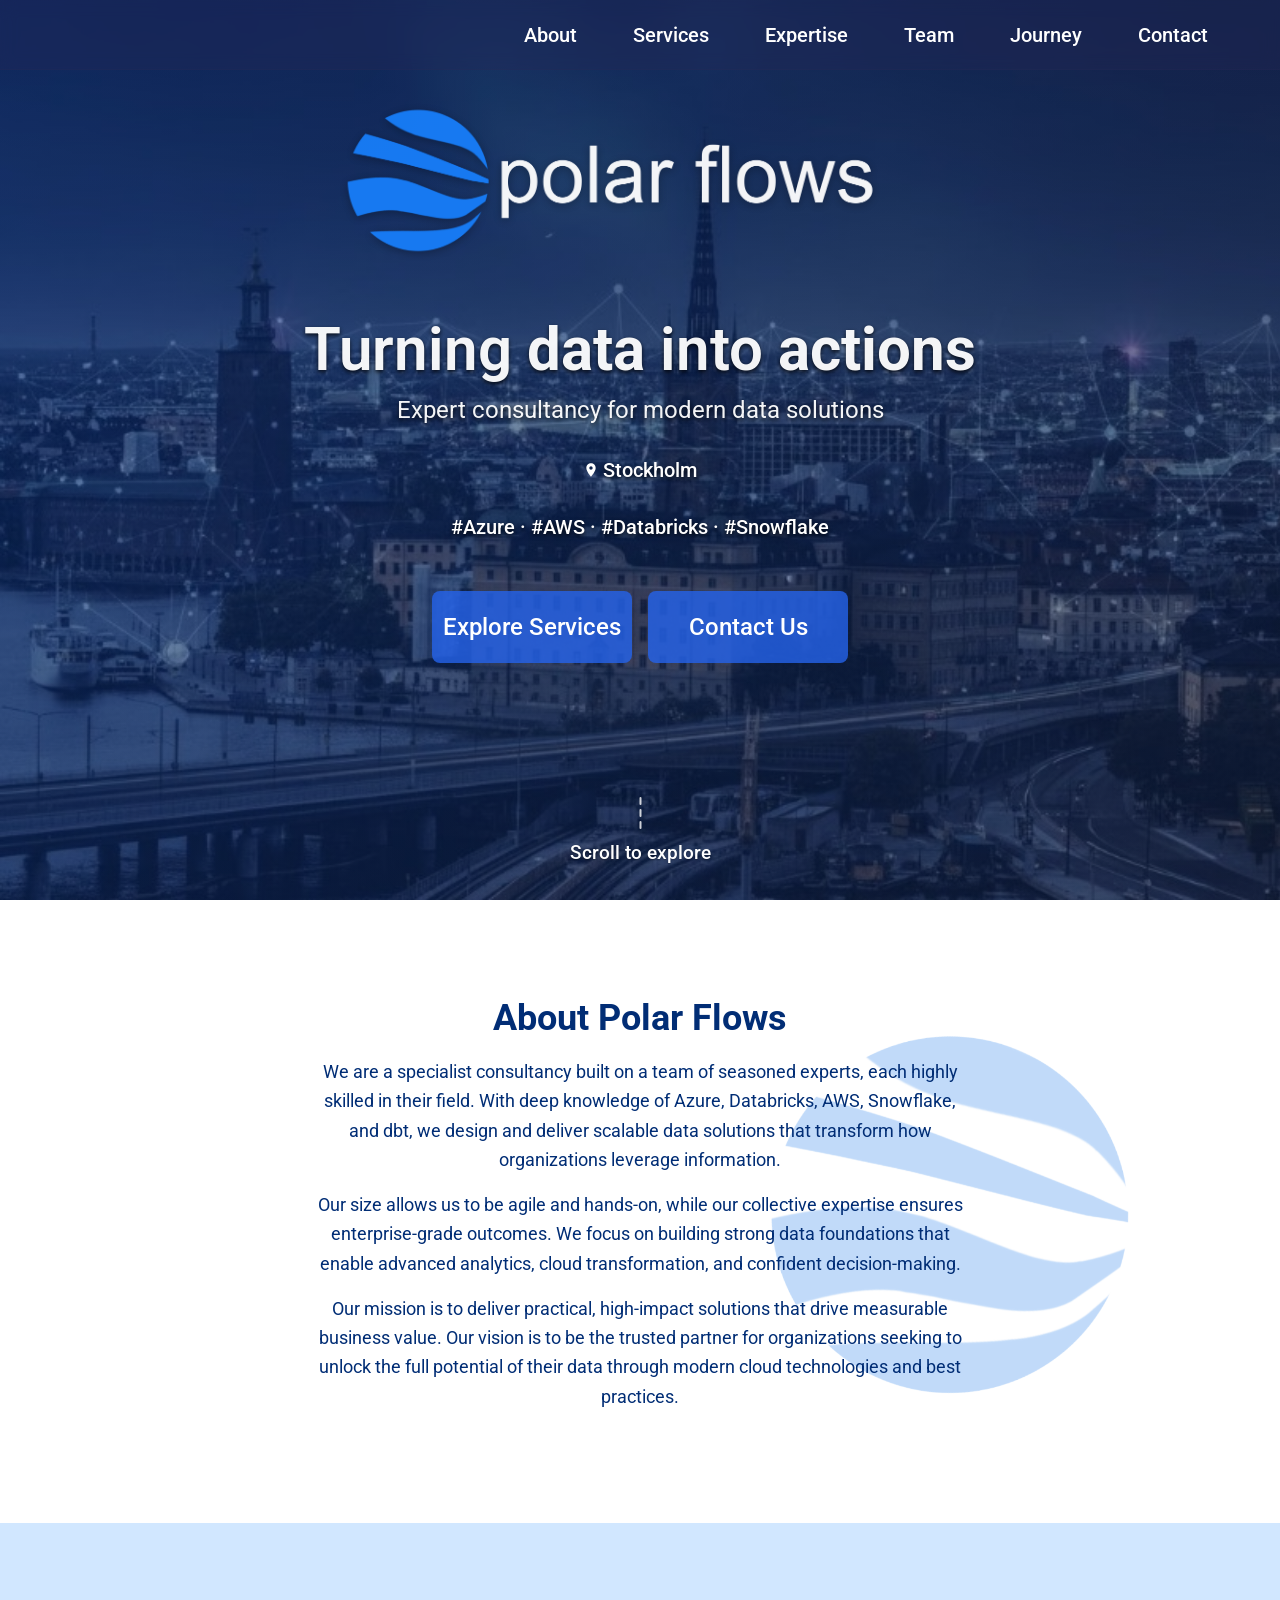
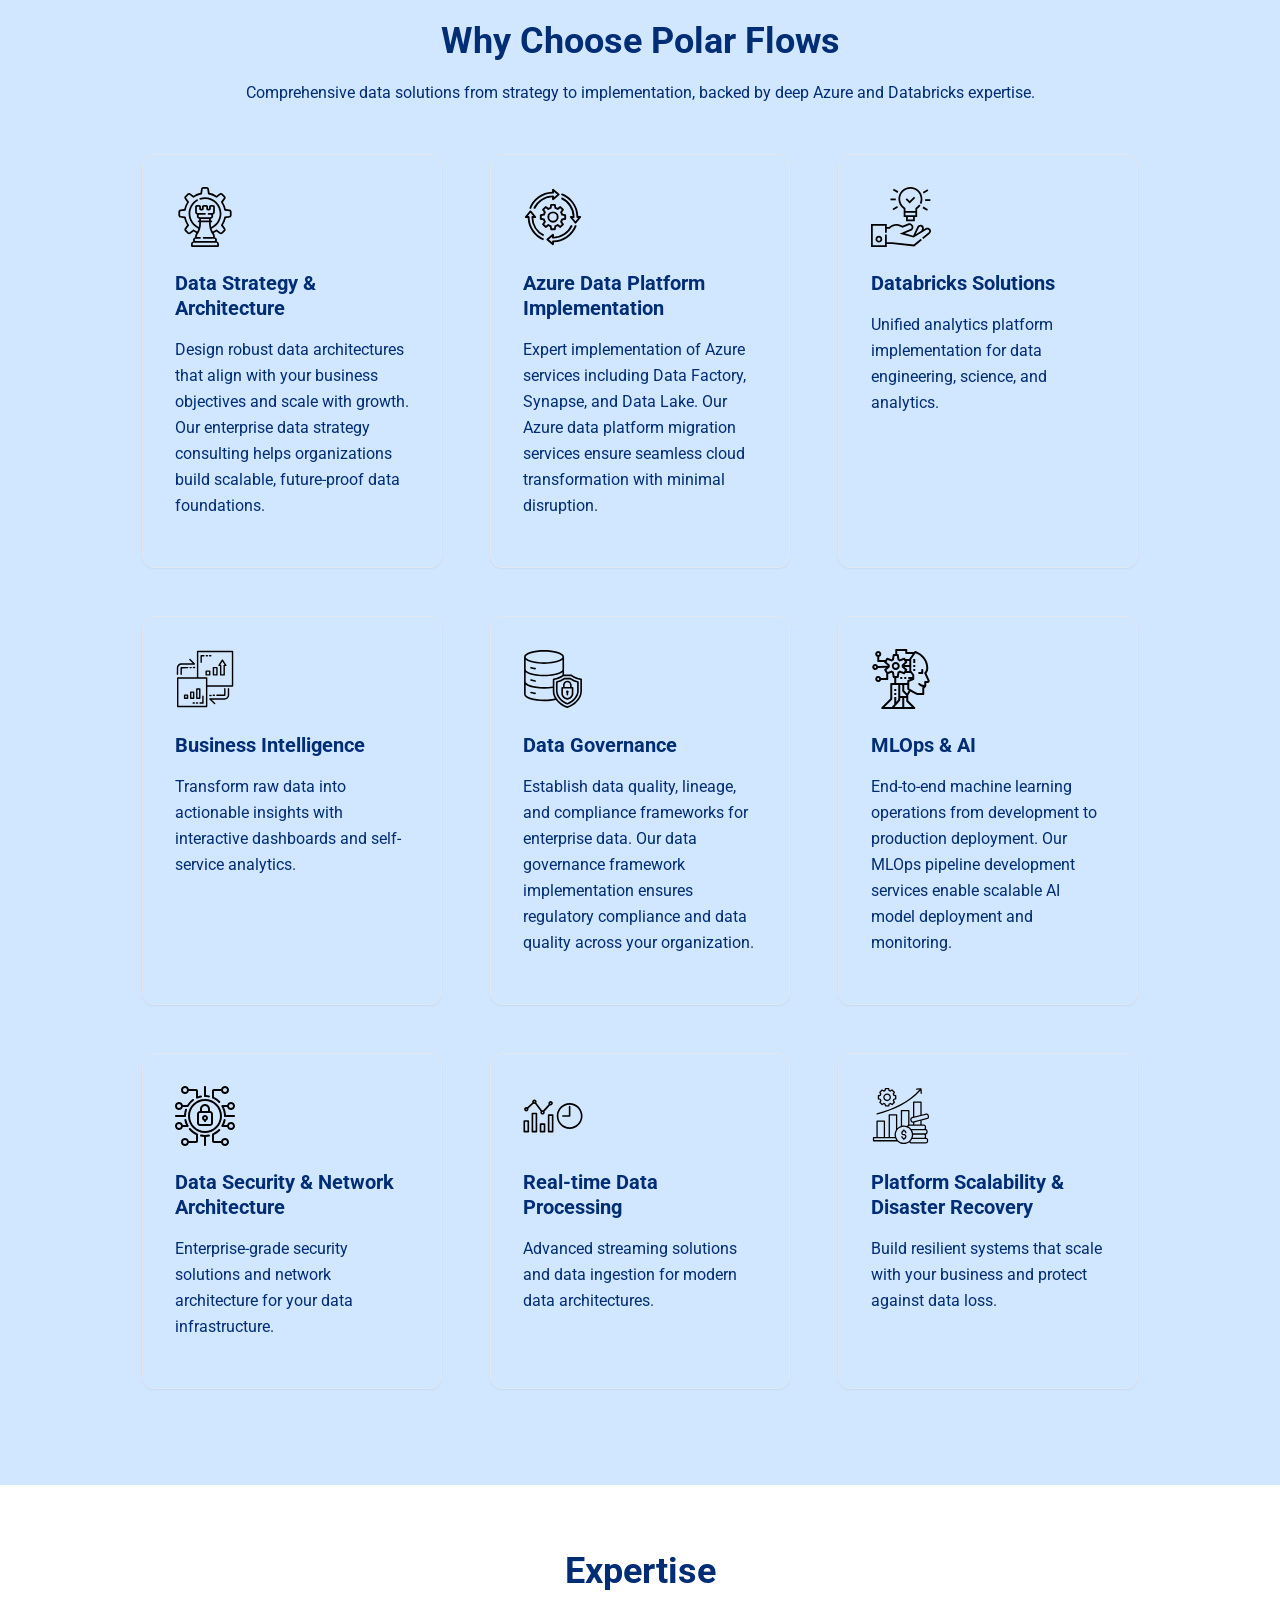
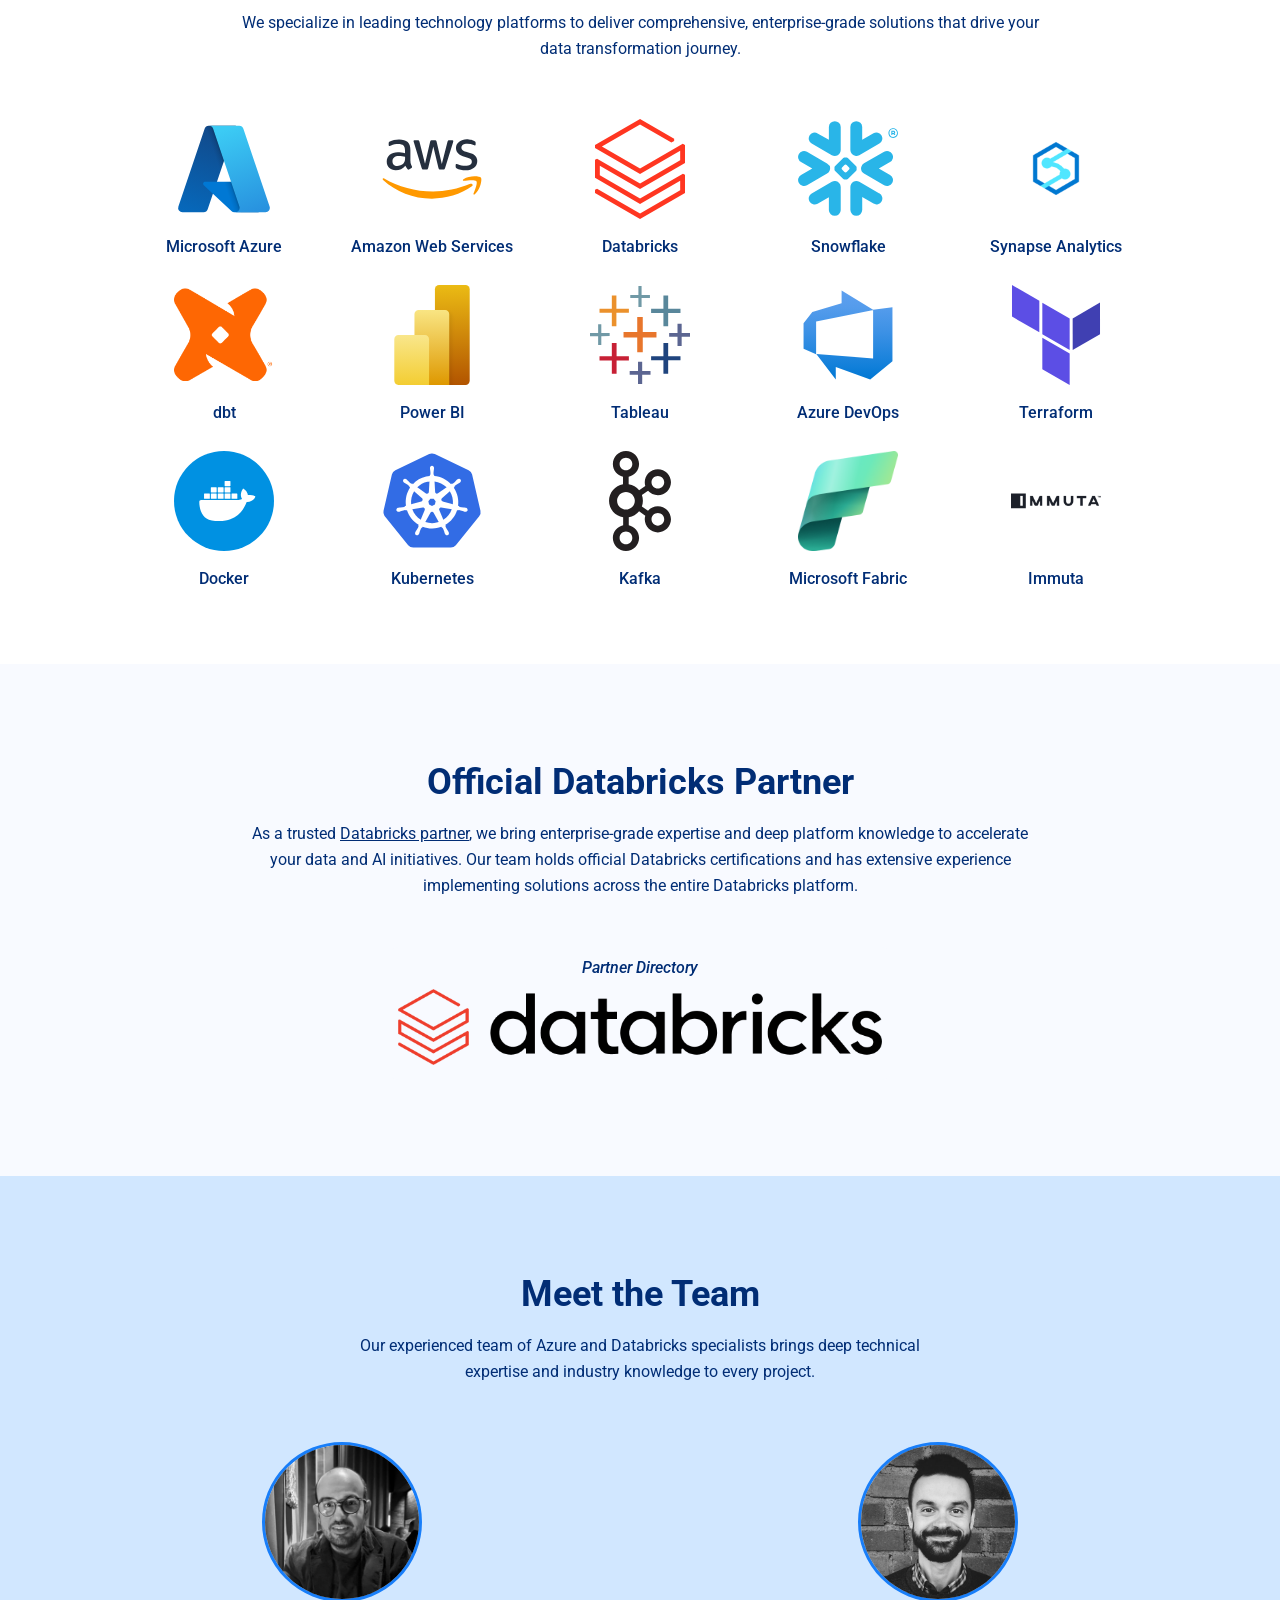
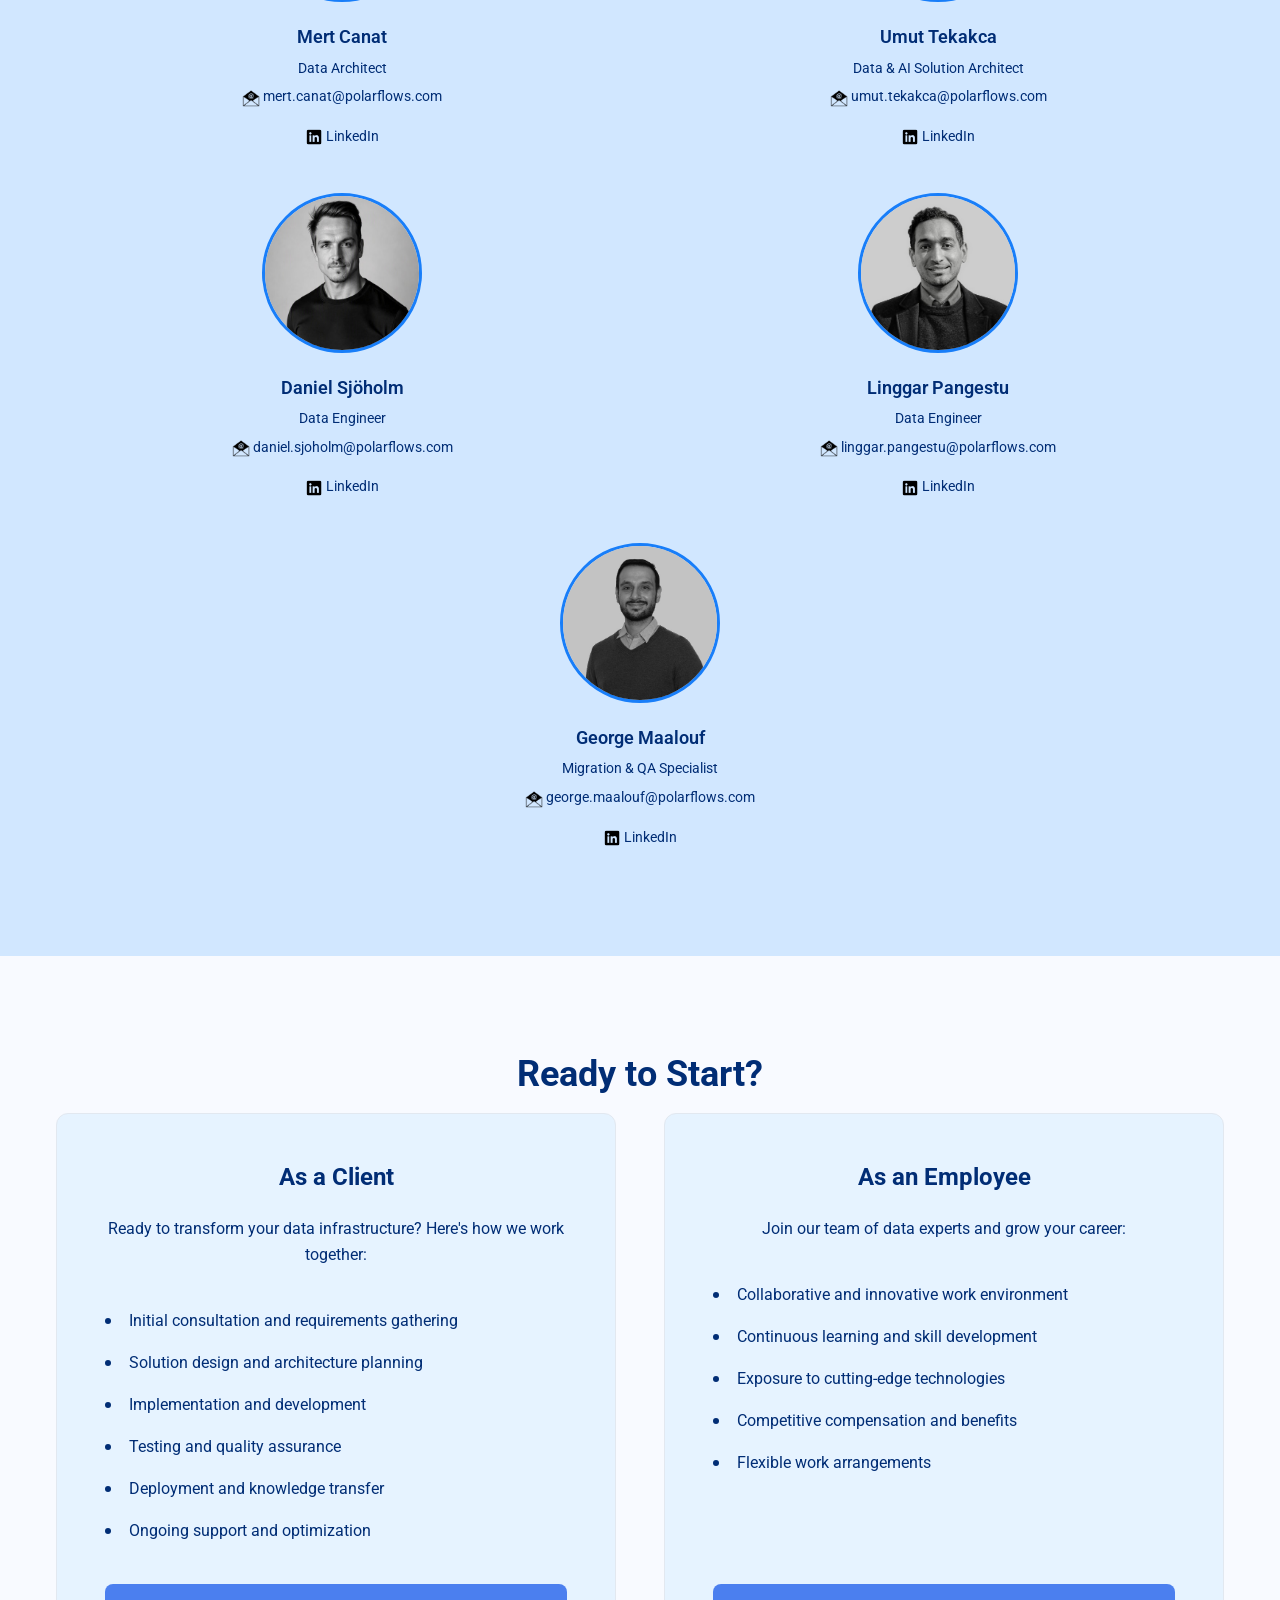
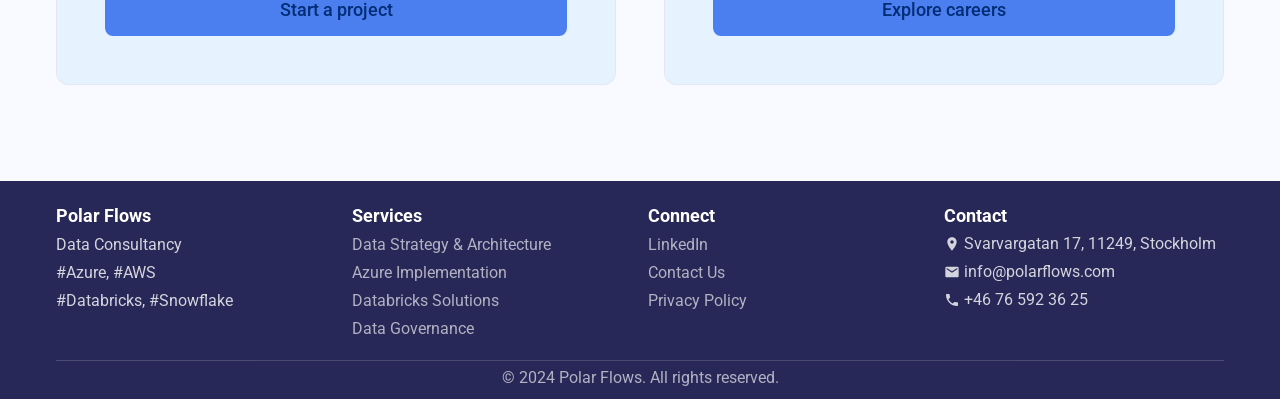
<file: index.html>
<!DOCTYPE html>
<html lang="en">
<head>
    <meta charset="UTF-8">
    <meta name="viewport" content="width=device-width, initial-scale=1.0, maximum-scale=1.0, user-scalable=no">
    <title>Polar Flows - Data, Analytics & AI - delivered right.</title>
    <meta name="description" content="Azure & Databricks specialists helping you ship value fast. Expert consultancy in Data Governance, Security, Cost Optimization, and MLOps.">
    <meta name="keywords" content="Azure, Databricks, Data Governance, MLOps, DataOps, Cost Optimization, Data Analytics, AI, Consultancy">
    <meta name="author" content="Polar Flows">
    
    <!-- Theme color for browser chrome -->
    <meta name="theme-color" content="#282858">
    
    <!-- Canonical URL -->
    <link rel="canonical" href="https://polarflows.com/">
    
    <!-- Open Graph / Facebook -->
    <meta property="og:type" content="website">
    <meta property="og:url" content="https://polarflows.com/">
    <meta property="og:title" content="Polar Flows - Data, Analytics & AI - delivered right.">
    <meta property="og:description" content="Azure & Databricks specialists helping you ship value fast. Expert consultancy in Data Governance, Security, Cost Optimization, and MLOps.">
    <meta property="og:image" content="https://polarflows.com/assets/img/og-image.jpg">
    
    <!-- Twitter -->
    <meta property="twitter:card" content="summary_large_image">
    <meta property="twitter:url" content="https://polarflows.com/">
    <meta property="twitter:title" content="Polar Flows - Data, Analytics & AI - delivered right.">
    <meta property="twitter:description" content="Azure & Databricks specialists helping you ship value fast. Expert consultancy in Data Governance, Security, Cost Optimization, and MLOps.">
    <meta property="twitter:image" content="https://polarflows.com/assets/img/og-image.jpg">
    
    <!-- Favicon -->
    <link rel="icon" type="image/png" href="assets/img/polarflows/Polarflows-logo-favicon.png">
    <link rel="icon" type="image/png" sizes="32x32" href="assets/img/polarflows/Polarflows-logo-favicon.png">
    <link rel="icon" type="image/png" sizes="16x16" href="assets/img/polarflows/Polarflows-logo-favicon.png">
    <link rel="apple-touch-icon" href="assets/img/polarflows/Polarflows-logo-favicon.png">
    
    <!-- Manifest -->
    <link rel="manifest" href="manifest.webmanifest">
    
    <!-- Preload critical resources -->
    <link rel="preload" href="assets/css/main.css?v=1.4.7" as="style">
    <link rel="preload" href="assets/js/main.js?v=1.1.3" as="script" crossorigin="anonymous">
    
    <!-- Preload critical hero background images for faster loading -->
    <link rel="preload" href="assets/img/polarflows/Stockholm_modif.avif" as="image">
    <link rel="preload" href="assets/img/polarflows/Stockholm_modif.webp" as="image">
    <link rel="preload" href="assets/img/polarflows/Stockholm_modif.jpg" as="image">
    
    <!-- Google Fonts -->
    <link rel="preconnect" href="https://fonts.googleapis.com">
    <link rel="preconnect" href="https://fonts.gstatic.com" crossorigin>
    <link href="https://fonts.googleapis.com/css2?family=Roboto:wght@400&display=swap" rel="stylesheet">
    
    <!-- Stylesheets -->
    <link rel="stylesheet" href="assets/css/tokens.css?v=1.0.1">
    <link rel="stylesheet" href="assets/css/main.css?v=1.4.7">
    
    <!-- Google Analytics -->
    <script async src="https://www.googletagmanager.com/gtag/js?id=GA_MEASUREMENT_ID"></script>
    <script>
      window.dataLayer = window.dataLayer || [];
      function gtag(){dataLayer.push(arguments);}
      gtag('js', new Date());
      gtag('config', 'G-T4QYEHRGM4', {
        page_title: 'Polar Flows - Data, Analytics & AI - delivered right.',
        page_location: 'https://polarflows.com/',
        custom_map: {
          'custom_parameter_1': 'data_consultancy',
          'custom_parameter_2': 'azure_databricks'
        }
      });
    </script>
    
    <!-- Google Search Console -->
    <meta name="google-site-verification" content="yCCy1cGCD9oIauTuR-KCShezjoicf8y1z6M8MoCzg3g" />
    
    <!-- Structured Data -->
    <script type="application/ld+json">
    {
      "@context": "https://schema.org",
      "@type": "Organization",
      "name": "Polar Flows",
      "url": "https://polarflows.com",
             "logo": "https://polarflows.com/assets/img/polarflows/Polarflows-logo.png",
      "description": "Azure & Databricks specialists helping you ship value fast. Expert consultancy in Data Governance, Security, Cost Optimization, and MLOps.",
      "sameAs": [
        "https://www.linkedin.com/company/polar-flows"
      ],
      "contactPoint": {
        "@type": "ContactPoint",
        "contactType": "customer service",
        "email": "contact@polarflows.com"
      }
    }
    </script>
    
    <script type="application/ld+json">
    {
      "@context": "https://schema.org",
      "@type": "WebSite",
      "name": "Polar Flows",
      "url": "https://polarflows.com",
      "description": "Azure & Databricks specialists helping you ship value fast.",
      "potentialAction": {
        "@type": "SearchAction",
        "target": "https://polarflows.com/search?q={search_term_string}",
        "query-input": "required name=search_term_string"
      }
    }
    </script>
</head>
<body id="top" class="home-page index">
    <!-- Skip to content link for accessibility -->
    <a href="#main-content" class="skip-link">Skip to main content</a>
    
    <!-- Logo Transition Container -->
    <div class="logo-transition-container">
        <img src="assets/img/polarflows/logo_v2_full_white.png" alt="Polar Flows Logo" class="transition-logo in-hero">
    </div>

    <!-- Navigation -->
    <nav class="navbar" role="navigation" aria-label="Main navigation">
        <div class="container navbar-container">
            <a href="#top" class="navbar-brand" aria-label="Polar Flows Home">
                <img src="assets/img/polarflows/logo_v2_full_white.png" alt="Polar Flows Logo" class="navbar-logo">
            </a>
            
            <ul class="navbar-nav" role="menubar">
                <li role="none"><a href="#about" role="menuitem">About</a></li>
                <li role="none"><a href="#services" role="menuitem">Services</a></li>
                <li role="none"><a href="#partnerships" role="menuitem">Expertise</a></li>
                <li role="none"><a href="#team" role="menuitem">Team</a></li>
                <li role="none"><a href="#journey" role="menuitem">Journey</a></li>
                <li role="none"><a href="contact/" role="menuitem">Contact</a></li>
            </ul>
            
            <button class="navbar-toggle" aria-label="Toggle navigation menu" aria-expanded="false" aria-controls="navbar-nav">
                <span></span>
                <span></span>
                <span></span>
            </button>
        </div>
    </nav>
    
    <!-- Main content -->
    <main id="main-content">
        <!-- Hero Section -->
        <section class="hero" aria-labelledby="hero-title">
            <!-- Background element for immediate loading -->
            <div class="hero-background-mobile"></div>
            <div class="container">
                <div class="hero-content scroll-animate">
                    <h1 id="hero-title" class="hero-title">
                        <span class="hero-title-line">
                            <span class="hero-title-gray">Turning</span>
                            <span class="hero-title-white">data</span>
                            <span class="hero-title-gray">into</span>
                            <span class="hero-title-white">actions</span>
                        </span>
                    </h1>
                    <p class="hero-subtitle">Expert consultancy for modern data solutions</p>
                    <p class="hero-location">
                        <svg class="location-icon" width="16" height="16" viewBox="0 0 24 24" fill="currentColor">
                            <path d="M12 2C8.13 2 5 5.13 5 9c0 5.25 7 13 7 13s7-7.75 7-13c0-3.87-3.13-7-7-7zm0 9.5c-1.38 0-2.5-1.12-2.5-2.5s1.12-2.5 2.5-2.5 2.5 1.12 2.5 2.5-1.12 2.5-2.5 2.5z"/>
                        </svg>
                        Stockholm
                    </p>
                    <p class="hero-expertise">#Azure &middot; #AWS &middot; #Databricks &middot; #Snowflake</p>
                    <div class="hero-actions">
                        <a href="#services" class="btn btn-primary btn-large">Explore Services</a>
                        <a href="contact/" class="btn btn-secondary btn-large">Contact Us</a>
                    </div>
                </div>
            </div>
            
            <!-- Scroll Indicator -->
            <div class="scroll-indicator">
                <div class="scroll-arrow">
                    <span></span>
                    <span></span>
                    <span></span>
                </div>
                <p class="scroll-text">Scroll to explore</p>
            </div>
        </section>
        
        <!-- About Section -->
        <section id="about" class="section about-section" aria-labelledby="about-title">
            <div class="about-logo-bg" aria-hidden="true">
                                 <img src="assets/img/polarflows/Polarflows-logo.png" alt="Polar Flows logo background">
            </div>
            <div class="container">
                <div class="about-content scroll-animate">
                    <h2 id="about-title">About Polar Flows</h2>
                    <p class="about-text">
                        We are a specialist consultancy built on a team of seasoned experts, each highly skilled in their field. With deep knowledge of Azure, Databricks, AWS, Snowflake, and dbt, we design and deliver scalable data solutions that transform how organizations leverage information.
                    </p>
                    <p class="about-text">
                        Our size allows us to be agile and hands-on, while our collective expertise ensures enterprise-grade outcomes. We focus on building strong data foundations that enable advanced analytics, cloud transformation, and confident decision-making.
                    </p>
                    <p class="about-text">
                        Our mission is to deliver practical, high-impact solutions that drive measurable business value. Our vision is to be the trusted partner for organizations seeking to unlock the full potential of their data through modern cloud technologies and best practices.
                    </p>
                </div>
            </div>
        </section>
        

        
        <!-- Why Choose Polar Flows Section -->
        <section id="services" class="section services" aria-labelledby="services-title">
            <div class="container">
                <h2 id="services-title" class="text-center scroll-animate">Why Choose Polar Flows</h2>
                <p class="text-center scroll-animate" style="margin-bottom: var(--pf-space-2xl); max-width: 800px; margin-left: auto; margin-right: auto;">
                    Comprehensive data solutions from strategy to implementation, backed by deep Azure and Databricks expertise.
                </p>
                
                <!-- Merged Services and Value Props -->
                <div class="value-props-grid">
                    <div class="value-prop-card scroll-animate">
                        <div class="value-prop-icon" aria-hidden="true">
                            <img src="assets/img/icons/Data-Strategy-&-Architecture.svg" alt="Data Strategy & Architecture" style="width: 100%; height: 100%; object-fit: contain;">
                        </div>
                        <h3 class="value-prop-title">Data Strategy & Architecture</h3>
                        <p class="value-prop-description">Design robust data architectures that align with your business objectives and scale with growth. Our enterprise data strategy consulting helps organizations build scalable, future-proof data foundations.</p>
                    </div>
                    
                    <div class="value-prop-card scroll-animate">
                        <div class="value-prop-icon" aria-hidden="true">
                            <img src="assets/img/icons/implementation.svg" alt="Azure Implementation" style="width: 100%; height: 100%; object-fit: contain;">
                        </div>
                        <h3 class="value-prop-title">Azure Data Platform Implementation</h3>
                        <p class="value-prop-description">Expert implementation of Azure services including Data Factory, Synapse, and Data Lake. Our Azure data platform migration services ensure seamless cloud transformation with minimal disruption.</p>
                    </div>
                    
                    <div class="value-prop-card scroll-animate">
                        <div class="value-prop-icon" aria-hidden="true">
                            <img src="assets/img/icons/Databricks-Solutions.svg" alt="Databricks Solutions" style="width: 100%; height: 100%; object-fit: contain;">
                        </div>
                        <h3 class="value-prop-title">Databricks Solutions</h3>
                        <p class="value-prop-description">Unified analytics platform implementation for data engineering, science, and analytics.</p>
                    </div>
                    
                    <div class="value-prop-card scroll-animate">
                        <div class="value-prop-icon" aria-hidden="true">
                            <img src="assets/img/icons/business.svg" alt="Business Intelligence" style="width: 100%; height: 100%; object-fit: contain;">
                        </div>
                        <h3 class="value-prop-title">Business Intelligence</h3>
                        <p class="value-prop-description">Transform raw data into actionable insights with interactive dashboards and self-service analytics.</p>
                    </div>
                    
                    <div class="value-prop-card scroll-animate">
                        <div class="value-prop-icon" aria-hidden="true">
                            <img src="assets/img/icons/Data-Governance.svg" alt="Data Governance" style="width: 100%; height: 100%; object-fit: contain;">
                        </div>
                        <h3 class="value-prop-title">Data Governance</h3>
                        <p class="value-prop-description">Establish data quality, lineage, and compliance frameworks for enterprise data. Our data governance framework implementation ensures regulatory compliance and data quality across your organization.</p>
                    </div>
                    
                    <div class="value-prop-card scroll-animate">
                        <div class="value-prop-icon" aria-hidden="true">
                            <img src="assets/img/icons/AI.svg" alt="MLOps & AI" style="width: 100%; height: 100%; object-fit: contain;">
                        </div>
                        <h3 class="value-prop-title">MLOps & AI</h3>
                        <p class="value-prop-description">End-to-end machine learning operations from development to production deployment. Our MLOps pipeline development services enable scalable AI model deployment and monitoring.</p>
                    </div>
                    
                    <div class="value-prop-card scroll-animate">
                        <div class="value-prop-icon" aria-hidden="true">
                            <img src="assets/img/icons/Security-&-Networking.svg" alt="Security & Networking" style="width: 100%; height: 100%; object-fit: contain;">
                        </div>
                        <h3 class="value-prop-title">Data Security & Network Architecture</h3>
                        <p class="value-prop-description">Enterprise-grade security solutions and network architecture for your data infrastructure.</p>
                    </div>
                    
                    <div class="value-prop-card scroll-animate">
                        <div class="value-prop-icon" aria-hidden="true">
                            <img src="assets/img/icons/Real-time-Data-Processing.svg" alt="Real-time Data Processing" style="width: 100%; height: 100%; object-fit: contain;">
                        </div>
                        <h3 class="value-prop-title">Real-time Data Processing</h3>
                        <p class="value-prop-description">Advanced streaming solutions and data ingestion for modern data architectures.</p>
                    </div>
                    
                    <div class="value-prop-card scroll-animate">
                        <div class="value-prop-icon" aria-hidden="true">
                            <img src="assets/img/icons/Scalability-&-Disaster-Recovery.svg" alt="Scalability & Disaster Recovery" style="width: 100%; height: 100%; object-fit: contain;">
                        </div>
                        <h3 class="value-prop-title">Platform Scalability & Disaster Recovery</h3>
                        <p class="value-prop-description">Build resilient systems that scale with your business and protect against data loss.</p>
                    </div>
                    
                </div>
            </div>
        </section>
        
        <!-- Technology Partnerships Section -->
        <section id="partnerships" class="section partnerships" aria-labelledby="partnerships-title">
            <div class="container">
                <h2 id="partnerships-title" class="text-center scroll-animate">Expertise</h2>
                <p class="text-center scroll-animate" style="margin-bottom: var(--pf-space-2xl); max-width: 800px; margin-left: auto; margin-right: auto;">
                    We specialize in leading technology platforms to deliver comprehensive, enterprise-grade solutions that drive your data transformation journey.
                </p>
                
                <div class="partnerships-grid">
                    <div class="partnership-logo scroll-animate">
                        <img src="assets/img/partnerships/Microsoft_Azure.svg" alt="Microsoft Azure" class="partnership-img">
                        <span class="partnership-name">Microsoft Azure</span>
                    </div>
                    
                    <div class="partnership-logo scroll-animate">
                        <img src="assets/img/partnerships/Amazon_Web_Services_Logo.svg" alt="Amazon Web Services" class="partnership-img">
                        <span class="partnership-name">Amazon Web Services</span>
                    </div>
                    
                    <div class="partnership-logo scroll-animate">
                        <img src="assets/img/partnerships/databricks-symbol-color.svg" alt="Databricks" class="partnership-img">
                        <span class="partnership-name">Databricks</span>
                    </div>
                    
                    <div class="partnership-logo scroll-animate">
                        <img src="assets/img/partnerships/Snowflake_idCkdSg0B6_0.svg" alt="Snowflake" class="partnership-img">
                        <span class="partnership-name">Snowflake</span>
                    </div>
                    
                    <div class="partnership-logo scroll-animate">
                        <img src="assets/img/partnerships/synapse_analytics_logo.png" alt="Synapse Analytics" class="partnership-img">
                        <span class="partnership-name">Synapse Analytics</span>
                    </div>
                    
                    <div class="partnership-logo scroll-animate">
                        <img src="assets/img/partnerships/dbt-bit-standalone.png" alt="dbt" class="partnership-img">
                        <span class="partnership-name">dbt</span>
                    </div>
                    
                    <div class="partnership-logo scroll-animate">
                        <img src="assets/img/partnerships/New_Power_BI_Logo.svg" alt="Power BI" class="partnership-img">
                        <span class="partnership-name">Power BI</span>
                    </div>
                    
                    <div class="partnership-logo scroll-animate">
                        <img src="assets/img/partnerships/tableau-icon-svgrepo-com.svg" alt="Tableau" class="partnership-img">
                        <span class="partnership-name">Tableau</span>
                    </div>
                    
                    <div class="partnership-logo scroll-animate">
                        <img src="assets/img/partnerships/Azure-Devops-blue.svg" alt="Azure DevOps" class="partnership-img">
                        <span class="partnership-name">Azure DevOps</span>
                    </div>
                    
                    <div class="partnership-logo scroll-animate">
                        <img src="assets/img/partnerships/terraformio-icon.svg" alt="Terraform" class="partnership-img">
                        <span class="partnership-name">Terraform</span>
                    </div>
                    
                    <div class="partnership-logo scroll-animate">
                        <img src="assets/img/partnerships/docker-svgrepo-com.svg" alt="Docker" class="partnership-img">
                        <span class="partnership-name">Docker</span>
                    </div>
                    
                    <div class="partnership-logo scroll-animate">
                        <img src="assets/img/partnerships/Kubernetes_logo_without_workmark.svg" alt="Kubernetes" class="partnership-img">
                        <span class="partnership-name">Kubernetes</span>
                    </div>
                    
                    <div class="partnership-logo scroll-animate">
                        <img src="assets/img/partnerships/Apache_Kafka_logo.svg" alt="Kafka" class="partnership-img">
                        <span class="partnership-name">Kafka</span>
                    </div>
                    
                    <div class="partnership-logo scroll-animate">
                        <img src="assets/img/partnerships/fabric_logo_02.webp" alt="Microsoft Fabric" class="partnership-img">
                        <span class="partnership-name">Microsoft Fabric</span>
                    </div>
                    
                    <div class="partnership-logo scroll-animate">
                        <img src="assets/img/partnerships/immuta_logo.png" alt="Immuta" class="partnership-img">
                        <span class="partnership-name">Immuta</span>
                    </div>
                </div>
            </div>
        </section>
        
        <!-- Databricks Partnership Section -->
        <section id="partnership" class="section value-props" aria-labelledby="partnership-title">
            <div class="container">
                <h2 id="partnership-title" class="text-center scroll-animate">Official Databricks Partner</h2>
                <p class="text-center scroll-animate" style="margin-bottom: var(--pf-space-2xl); max-width: 800px; margin-left: auto; margin-right: auto;">
                    As a trusted <a href="https://partners.databricks.com/s/directory/listing?recordId=001Vp00000QFyl8IAD" target="_blank" rel="noopener noreferrer" style="color: var(--pf-primary); text-decoration: underline;">Databricks partner</a>, we bring enterprise-grade expertise and deep platform knowledge to accelerate your data and AI initiatives. Our team holds official Databricks certifications and has extensive experience implementing solutions across the entire Databricks platform.
                </p>
                <div class="text-center scroll-animate">
                    <a href="https://partners.databricks.com/s/directory/listing?recordId=001Vp00000QFyl8IAD" target="_blank" rel="noopener noreferrer" class="partnership-logo" style="display: inline-block; text-decoration: none; max-width: 500px;">
                        <p style="font-size: var(--pf-font-size-base); color: var(--pf-text-secondary); margin-bottom: var(--pf-space-sm); font-weight: var(--pf-font-weight-medium); font-style: italic;">Partner Directory</p>
                        <img src="assets/img/partnerships/databricks-logo.png" alt="Databricks Logo" style="width: 100%; height: auto; transition: opacity 0.3s ease;">
                    </a>
                </div>
            </div>
        </section>
        
        <!-- Team Section -->
        <section id="team" class="section team" aria-labelledby="team-title">
            <div class="container">
                <h2 id="team-title" class="text-center scroll-animate">Meet the Team</h2>
                <p class="text-center scroll-animate" style="margin-bottom: var(--pf-space-2xl); max-width: 600px; margin-left: auto; margin-right: auto;">
                    Our experienced team of Azure and Databricks specialists brings deep technical expertise and industry knowledge to every project.
                </p>
                <div class="team-grid">
                    <div class="team-card scroll-animate">
                        <img src="assets/img/team/mert.jpg" alt="Mert Canat">
                        <h3 class="team-name">Mert Canat</h3>
                        <p class="team-role">Data Architect</p>
                        <div class="team-contact">
                            <a href="javascript:void(0)" class="team-email" onclick="window.open('mailto:mert.canat@polarflows.com', '_self'); return false;">
                                <img src="assets/img/logos/email-icon-black.png" alt="Email" class="contact-icon">
                                mert.canat@polarflows.com
                            </a>
                            <a href="https://www.linkedin.com/in/mert-canat/" class="team-linkedin" target="_blank" rel="noopener noreferrer">
                                <img src="assets/img/logos/linkedin-icon-black.png" alt="LinkedIn" class="contact-icon">
                                LinkedIn
                            </a>
                        </div>
                    </div>
                    
                    <div class="team-card scroll-animate">
                        <img src="assets/img/team/umut.jpg" alt="Umut Tekakca">
                        <h3 class="team-name">Umut Tekakca</h3>
                        <p class="team-role">Data &amp; AI Solution Architect</p>
                        <div class="team-contact">
                            <a href="javascript:void(0)" class="team-email" onclick="window.open('mailto:umut.tekakca@polarflows.com', '_self'); return false;">
                                <img src="assets/img/logos/email-icon-black.png" alt="Email" class="contact-icon">
                                umut.tekakca@polarflows.com
                            </a>
                            <a href="https://www.linkedin.com/in/umut-tekakca/" class="team-linkedin" target="_blank" rel="noopener noreferrer">
                                <img src="assets/img/logos/linkedin-icon-black.png" alt="LinkedIn" class="contact-icon">
                                LinkedIn
                            </a>
                        </div>
                    </div>
                    
                    <div class="team-card scroll-animate">
                        <img src="assets/img/team/daniel.jpg" alt="Daniel Sj&ouml;holm">
                        <h3 class="team-name">Daniel Sj&ouml;holm</h3>
                        <p class="team-role">Data Engineer</p>
                        <div class="team-contact">
                            <a href="javascript:void(0)" class="team-email" onclick="window.open('mailto:daniel.sjoholm@polarflows.com', '_self'); return false;">
                                <img src="assets/img/logos/email-icon-black.png" alt="Email" class="contact-icon">
                                daniel.sjoholm@polarflows.com
                            </a>
                            <a href="https://www.linkedin.com/in/daniel-sj%C3%B6holm-794133281/" class="team-linkedin" target="_blank" rel="noopener noreferrer">
                                <img src="assets/img/logos/linkedin-icon-black.png" alt="LinkedIn" class="contact-icon">
                                LinkedIn
                            </a>
                        </div>
                    </div>
                    
                    <div class="team-card scroll-animate">
                        <img src="assets/img/team/linggar.jpg" alt="Linggar Pangestu">
                        <h3 class="team-name">Linggar Pangestu</h3>
                        <p class="team-role">Data Engineer</p>
                        <div class="team-contact">
                            <a href="javascript:void(0)" class="team-email" onclick="window.open('mailto:linggar.pangestu@polarflows.com', '_self'); return false;">
                                <img src="assets/img/logos/email-icon-black.png" alt="Email" class="contact-icon">
                                linggar.pangestu@polarflows.com
                            </a>
                            <a href="https://www.linkedin.com/in/linggar-pangestu-bb849a123/" class="team-linkedin" target="_blank" rel="noopener noreferrer">
                                <img src="assets/img/logos/linkedin-icon-black.png" alt="LinkedIn" class="contact-icon">
                                LinkedIn
                            </a>
                        </div>
                    </div>
                    
                    
                    <div class="team-card scroll-animate">
                        <img src="assets/img/team/george.jpg" alt="George Maalouf">
                        <h3 class="team-name">George Maalouf</h3>
                        <p class="team-role">Migration & QA Specialist</p>
                        <div class="team-contact">
                            <a href="javascript:void(0)" class="team-email" onclick="window.open('mailto:george.maalouf@polarflows.com', '_self'); return false;">
                                <img src="assets/img/logos/email-icon-black.png" alt="Email" class="contact-icon">
                                george.maalouf@polarflows.com
                            </a>
                            <a href="https://www.linkedin.com/in/george-maalouf30/" class="team-linkedin" target="_blank" rel="noopener noreferrer">
                                <img src="assets/img/logos/linkedin-icon-black.png" alt="LinkedIn" class="contact-icon">
                                LinkedIn
                            </a>
                        </div>
                    </div>
                </div>
            </div>
        </section>
        
        <!-- Journey Section -->
        <section id="journey" class="section journey" aria-labelledby="journey-title">
            <div class="container">
                <h2 id="journey-title" class="text-center scroll-animate">Ready to Start?</h2>
                <div class="journey-grid">
                    <div class="journey-card scroll-animate">
                        <h3 class="journey-title">As a Client</h3>
                        <p class="journey-description">Ready to transform your data infrastructure? Here's how we work together:</p>
                        <ol class="journey-steps">
                            <li>Initial consultation and requirements gathering</li>
                            <li>Solution design and architecture planning</li>
                            <li>Implementation and development</li>
                            <li>Testing and quality assurance</li>
                            <li>Deployment and knowledge transfer</li>
                            <li>Ongoing support and optimization</li>
                        </ol>
                        <a href="contact/" class="btn btn-primary">Start a project</a>
                    </div>
                    
                    <div class="journey-card scroll-animate">
                        <h3 class="journey-title">As an Employee</h3>
                        <p class="journey-description">Join our team of data experts and grow your career:</p>
                        <ol class="journey-steps">
                            <li>Collaborative and innovative work environment</li>
                            <li>Continuous learning and skill development</li>
                            <li>Exposure to cutting-edge technologies</li>
                            <li>Competitive compensation and benefits</li>
                            <li>Flexible work arrangements</li>
                        </ol>
                        <a href="https://www.linkedin.com/company/polar-flows" class="btn btn-secondary" target="_blank" rel="noopener noreferrer">Explore careers</a>
                    </div>
                </div>
            </div>
        </section>
        

    </main>
    
    <!-- Footer -->
    <footer class="footer" role="contentinfo">
        <div class="container">
            <div class="footer-content">
                <div class="footer-section">
                    <h3>Polar Flows</h3>
                    <p>Data Consultancy</p>
                    <p>#Azure, #AWS</p>
                    <p>#Databricks, #Snowflake</p>
                </div>
                
                <div class="footer-section">
                    <h3>Services</h3>
                    <p><a href="#services">Data Strategy & Architecture</a></p>
                    <p><a href="#services">Azure Implementation</a></p>
                    <p><a href="#services">Databricks Solutions</a></p>
                    <p><a href="#services">Data Governance</a></p>
                </div>
                
                <div class="footer-section">
                    <h3>Connect</h3>
                    <p><a href="https://www.linkedin.com/company/polar-flows" target="_blank" rel="noopener noreferrer">LinkedIn</a></p>
                    <p><a href="contact/">Contact Us</a></p>
                    <p><a href="privacy-policy/">Privacy Policy</a></p>
                </div>
                
                <div class="footer-section">
                    <h3>Contact</h3>
                    <div class="contact-info">
                        <div class="contact-item">
                            <svg class="contact-icon" width="16" height="16" viewBox="0 0 24 24" fill="currentColor">
                                <path d="M12 2C8.13 2 5 5.13 5 9c0 5.25 7 13 7 13s7-7.75 7-13c0-3.87-3.13-7-7-7zm0 9.5c-1.38 0-2.5-1.12-2.5-2.5s1.12-2.5 2.5-2.5 2.5 1.12 2.5 2.5-1.12 2.5-2.5 2.5z"/>
                            </svg>
                            <span>Svarvargatan 17, 11249, Stockholm</span>
                        </div>
                        <div class="contact-item">
                            <svg class="contact-icon" width="16" height="16" viewBox="0 0 24 24" fill="currentColor">
                                <path d="M20 4H4c-1.1 0-1.99.9-1.99 2L2 18c0 1.1.9 2 2 2h16c1.1 0 2-.9 2-2V6c0-1.1-.9-2-2-2zm0 4l-8 5-8-5V6l8 5 8-5v2z"/>
                            </svg>
                            <span>info@polarflows.com</span>
                        </div>
                        <div class="contact-item">
                            <svg class="contact-icon" width="16" height="16" viewBox="0 0 24 24" fill="currentColor">
                                <path d="M6.62 10.79c1.44 2.83 3.76 5.14 6.59 6.59l2.2-2.2c.27-.27.67-.36 1.02-.24 1.12.37 2.33.57 3.57.57.55 0 1 .45 1 1V20c0 .55-.45 1-1 1-9.39 0-17-7.61-17-17 0-.55.45-1 1-1h3.5c.55 0 1 .45 1 1 0 1.25.2 2.45.57 3.57.11.35.03.74-.25 1.02l-2.2 2.2z"/>
                            </svg>
                            <span>+46 76 592 36 25</span>
                        </div>
                    </div>
                </div>
            </div>
            
            <div class="footer-bottom">
                <p>&copy; 2024 Polar Flows. All rights reserved.</p>
            </div>
        </div>
    </footer>
    
    <!-- Back to top button -->
    <a href="#main-content" class="back-to-top" aria-label="Back to top">&uarr;</a>
    
    <!-- Privacy Policy Modal (Hidden by default) -->
    <div id="privacy-modal" class="modal" style="display: none;" role="dialog" aria-labelledby="privacy-modal-title" aria-hidden="true">
        <div class="modal-content">
            <h2 id="privacy-modal-title">Privacy Policy</h2>
            <p>This privacy policy describes how Polar Flows collects, uses, and protects your information when you use our website.</p>
            <p>We collect information you provide directly to us, such as when you contact us through our contact form. We use this information to respond to your inquiries and provide our services.</p>
            <p>We do not sell, trade, or otherwise transfer your personal information to third parties without your consent.</p>
            <button class="btn btn-primary" onclick="document.getElementById('privacy-modal').style.display='none'">Close</button>
        </div>
    </div>
    
    <!-- Umami Analytics -->
    <script defer src="https://cloud.umami.is/script.js" data-website-id="071c6b12-3f4d-4ae3-b015-c1f806563cd6"></script>
    
    <!-- JavaScript -->
    <script type="module" src="assets/js/main.js?v=1.1.4"></script>
    
    
    <!-- Fallback for non-JS users -->
    <noscript>
        <div style="background: #f8f9fa; padding: 20px; text-align: center; border: 1px solid #dee2e6; margin: 20px;">
            <p>This website requires JavaScript to function properly. Please enable JavaScript in your browser.</p>
        </div>
    </noscript>
    
    <!-- Force scroll to top on page reload -->
    <script>
        // Force scroll to top when page is reloaded
        window.addEventListener('beforeunload', function() {
            window.scrollTo(0, 0);
        });
        
        // Force scroll to top after logo positioning is calculated
        window.addEventListener('load', function() {
            // Small delay to ensure logo positioning is done first
            setTimeout(() => {
                window.scrollTo(0, 0);
            }, 100);
        });
        
        // Force scroll to top immediately (before any other scripts)
        window.scrollTo(0, 0);
    </script>
</body>
</html>
</file>
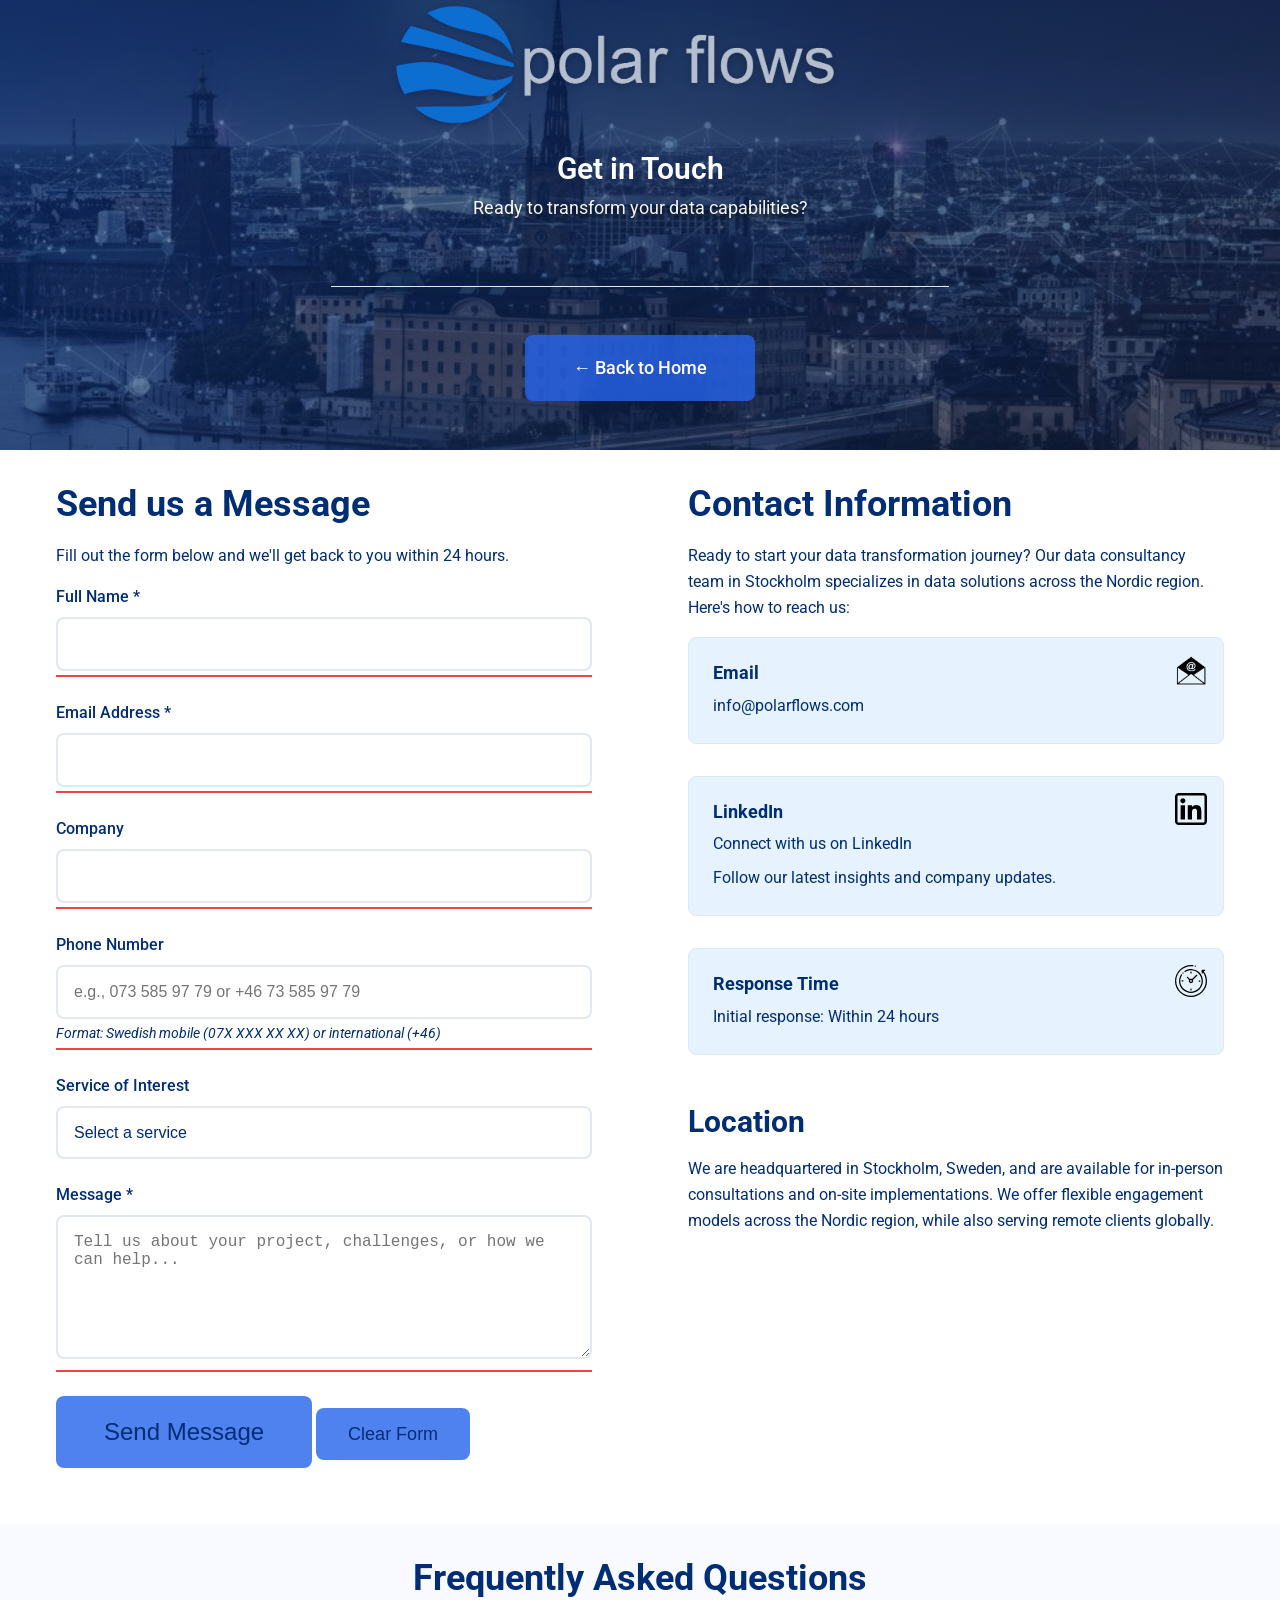
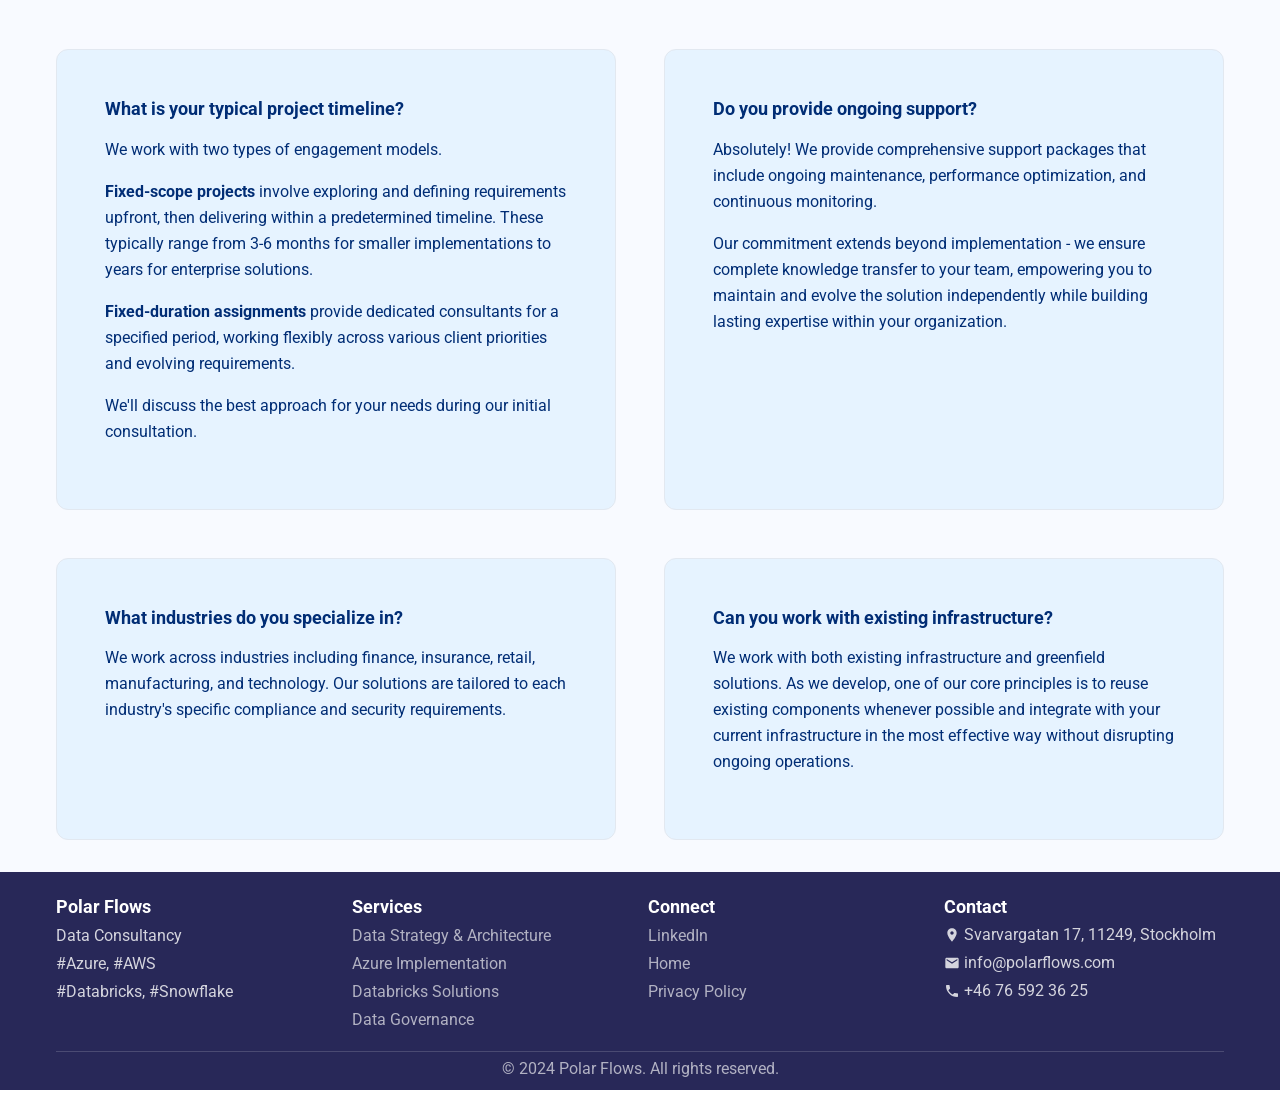
<file: contact/index.html>
<!DOCTYPE html>
<html lang="en">
<head>
    <meta charset="UTF-8">
    <meta name="viewport" content="width=device-width, initial-scale=1.0, maximum-scale=1.0, user-scalable=no">
    <title>Contact Us - Polar Flows</title>
    <meta name="description" content="Get in touch with Polar Flows for Azure & Databricks expertise, Data Governance, and MLOps solutions. Start your data transformation journey today.">
    <meta name="keywords" content="contact, Azure, Databricks, Data Governance, MLOps, consultancy, Polar Flows">
    <meta name="author" content="Polar Flows">
    
    <!-- Theme color for browser chrome -->
    <meta name="theme-color" content="#282858">
    
    <!-- Canonical URL -->
    <link rel="canonical" href="https://polarflows.com/contact">
    
    <!-- Open Graph / Facebook -->
    <meta property="og:type" content="website">
    <meta property="og:url" content="https://polarflows.com/contact">
    <meta property="og:title" content="Contact Us - Polar Flows">
    <meta property="og:description" content="Get in touch with Polar Flows for Azure & Databricks expertise, Data Governance, and MLOps solutions.">
    <meta property="og:image" content="https://polarflows.com/assets/img/og-image.jpg">
    
    <!-- Twitter -->
    <meta property="twitter:card" content="summary_large_image">
    <meta property="twitter:url" content="https://polarflows.com/contact">
    <meta property="twitter:title" content="Contact Us - Polar Flows">
    <meta property="twitter:description" content="Get in touch with Polar Flows for Azure & Databricks expertise, Data Governance, and MLOps solutions.">
    <meta property="twitter:image" content="https://polarflows.com/assets/img/og-image.jpg">
    
    <!-- Favicon -->
    <link rel="icon" type="image/png" href="../assets/img/polarflows/Polarflows-logo-favicon.png">
    <link rel="icon" type="image/png" sizes="32x32" href="../assets/img/polarflows/Polarflows-logo-favicon.png">
    <link rel="icon" type="image/png" sizes="16x16" href="../assets/img/polarflows/Polarflows-logo-favicon.png">
    <link rel="apple-touch-icon" href="../assets/img/polarflows/Polarflows-logo-favicon.png">
    
    <!-- Manifest -->
    <link rel="manifest" href="../manifest.webmanifest">
    
    <!-- Preload critical resources -->
    <link rel="preload" href="../assets/css/main.css?v=1.4.7" as="style">
    
    <!-- Preload critical hero background images for faster loading -->
    <link rel="preload" href="../assets/img/polarflows/Stockholm_modif.avif" as="image">
    <link rel="preload" href="../assets/img/polarflows/Stockholm_modif.webp" as="image">
    <link rel="preload" href="../assets/img/polarflows/Stockholm_modif.jpg" as="image">
    
    <!-- Google Fonts -->
    <link rel="preconnect" href="https://fonts.googleapis.com">
    <link rel="preconnect" href="https://fonts.gstatic.com" crossorigin>
    <link href="https://fonts.googleapis.com/css2?family=Roboto:wght@400&display=swap" rel="stylesheet">
    
    <!-- Stylesheets -->
    <link rel="stylesheet" href="../assets/css/tokens.css?v=1.0.1">
    <link rel="stylesheet" href="../assets/css/main.css?v=1.4.7">
    
    <!-- Google Analytics -->
    <script async src="https://www.googletagmanager.com/gtag/js?id=GA_MEASUREMENT_ID"></script>
    <script>
      window.dataLayer = window.dataLayer || [];
      function gtag(){dataLayer.push(arguments);}
      gtag('js', new Date());
      gtag('config', 'G-T4QYEHRGM4', {
        page_title: 'Contact Us - Polar Flows',
        page_location: 'https://polarflows.com/contact',
        custom_map: {
          'custom_parameter_1': 'contact_page',
          'custom_parameter_2': 'data_consultancy_inquiry'
        }
      });
    </script>
    
    <!-- Google Search Console -->
    <meta name="google-site-verification" content="yCCy1cGCD9oIauTuR-KCShezjoicf8y1z6M8MoCzg3g" />
    
    <!-- Structured Data -->
    <script type="application/ld+json">
    {
      "@context": "https://schema.org",
      "@type": "ContactPage",
      "name": "Contact Polar Flows",
      "description": "Get in touch with Polar Flows for Azure & Databricks expertise",
      "url": "https://polarflows.com/contact",
      "mainEntity": {
        "@type": "Organization",
        "name": "Polar Flows",
        "contactPoint": {
          "@type": "ContactPoint",
          "contactType": "customer service",
          "email": "info@polarflows.com"
        }
      }
    }
    </script>
</head>
<body id="top">
    <!-- Skip to content link for accessibility -->
    <a href="#main-content" class="skip-link">Skip to main content</a>
    
    
    <!-- Main content -->
    <main id="main-content" class="contact-page">
        <!-- Contact Hero Section -->
        <section class="hero" aria-labelledby="contact-hero-title">
            <!-- Background element for immediate loading -->
            <div class="hero-background-mobile"></div>
            <div class="container">
                <!-- Logo at top of hero section -->
                <div class="hero-logo-container">
                    <img src="../assets/img/polarflows/logo_v2_full_white.png" alt="Polar Flows Logo" class="hero-logo-static">
                </div>
                
                <div class="hero-content scroll-animate">
                    <h1 id="contact-hero-title" class="hero-title">Get in Touch</h1>
                    <p class="hero-subtitle">Ready to transform your data capabilities?</p>
                    <div class="back-to-home">
                        <a href="../" class="btn btn-secondary">
                            <span>&larr; Back to Home</span>
                        </a>
                    </div>
                </div>
            </div>
        </section>
        
        <!-- Contact Form Section -->
        <section class="section services" aria-labelledby="contact-form-title">
            <div class="container">
                <div class="grid grid-2">
                    <!-- Contact Form -->
                    <div class="scroll-animate stagger-1">
                        <h2 id="contact-form-title">Send us a Message</h2>
                        <p>Fill out the form below and we'll get back to you within 24 hours.</p>
                        
                        <form id="contact-form" class="contact-form" lang="en" novalidate>
                            <input type="hidden" name="form_secret" value="polarflows123" />
                            <div class="form-group">
                                <label for="fullName" class="form-label">Full Name *</label>
                                <input type="text" id="fullName" name="fullName" class="form-input" required aria-describedby="name-error">
                                <div id="name-error" class="form-error" role="alert" aria-live="polite"></div>
                            </div>
                            
                            <div class="form-group">
                                <label for="email" class="form-label">Email Address *</label>
                                <input type="email" id="email" name="email" class="form-input" required aria-describedby="email-error">
                                <div id="email-error" class="form-error" role="alert" aria-live="polite"></div>
                            </div>
                            
                            <div class="form-group">
                                <label for="company" class="form-label">Company</label>
                                <input type="text" id="company" name="company" class="form-input" aria-describedby="company-error">
                                <div id="company-error" class="form-error" role="alert" aria-live="polite"></div>
                            </div>
                            
                            <div class="form-group">
                                <label for="phone" class="form-label">Phone Number</label>
                                <input type="tel" id="phone" name="phone" class="form-input" 
                                       placeholder="e.g., 073 585 97 79 or +46 73 585 97 79" 
                                       pattern="[\+]?[0-9\s\-\(\)]{7,20}"
                                       aria-describedby="phone-error phone-help">
                                <div id="phone-help" class="form-help">Format: Swedish mobile (07X XXX XX XX) or international (+46)</div>
                                <div id="phone-error" class="form-error" role="alert" aria-live="polite"></div>
                            </div>
                            
                            <div class="form-group">
                                <label for="service" class="form-label">Service of Interest</label>
                                <select id="service" name="service" class="form-input">
                                    <option value="">Select a service</option>
                                    <option value="data-strategy">Data Strategy & Architecture</option>
                                    <option value="azure-implementation">Azure Implementation</option>
                                    <option value="databricks-solutions">Databricks Solutions</option>
                                    <option value="data-governance">Data Governance</option>
                                    <option value="mlops-ai">MLOps & AI</option>
                                    <option value="performance-optimization">Performance Optimization</option>
                                    <option value="other">Other</option>
                                </select>
                            </div>
                            
                            <div class="form-group">
                                <label for="message" class="form-label">Message *</label>
                                <textarea id="message" name="message" class="form-textarea" rows="6" required aria-describedby="message-error" placeholder="Tell us about your project, challenges, or how we can help..."></textarea>
                                <div id="message-error" class="form-error" role="alert" aria-live="polite"></div>
                            </div>
                            
                            <div class="form-group">
                                <button type="submit" class="btn btn-primary btn-large">Send Message</button>
                                <button type="reset" class="btn btn-secondary">Clear Form</button>
                            </div>
                        </form>
                    </div>
                    
                    <!-- Contact Information -->
                    <div class="scroll-animate stagger-2">
                        <h2>Contact Information</h2>
                        <p>Ready to start your data transformation journey? Our data consultancy team in Stockholm specializes in data solutions across the Nordic region. Here's how to reach us:</p>
                        
                        <div class="contact-info">
                            <div class="contact-item" style="position: relative;">
                                <img src="../assets/img/logos/email-icon-black.png" alt="Email icon" width="32" height="32" style="position: absolute; top: 16px; right: 16px;">
                                <h3>Email</h3>
                                <p><a href="mailto:info@polarflows.com">info@polarflows.com</a></p>
                            </div>
                            
                            <div class="contact-item" style="position: relative;">
                                <img src="../assets/img/logos/linkedin.svg" alt="LinkedIn icon" width="32" height="32" style="position: absolute; top: 16px; right: 16px;">
                                <h3>LinkedIn</h3>
                                <p><a href="https://www.linkedin.com/company/polar-flows" target="_blank" rel="noopener noreferrer">Connect with us on LinkedIn</a></p>
                                <p>Follow our latest insights and company updates.</p>
                            </div>
                            
                            <div class="contact-item" style="position: relative;">
                                <img src="../assets/img/icons/Clock.svg" alt="Clock icon" width="32" height="32" style="position: absolute; top: 16px; right: 16px;">
                                <h3>Response Time</h3>
                                <p>Initial response: Within 24 hours</p>
                            </div>
                        </div>
                        
                        <div class="contact-map-placeholder">
                            <h3>Location</h3>
                            <p>We are headquartered in Stockholm, Sweden, and are available for in-person consultations and on-site implementations. We offer flexible engagement models across the Nordic region, while also serving remote clients globally.</p>
                        </div>
                    </div>
                </div>
            </div>
        </section>
        
        <!-- FAQ Section -->
        <section class="section value-props" aria-labelledby="faq-title">
            <div class="container">
                <h2 id="faq-title" class="text-center scroll-animate">Frequently Asked Questions</h2>
                <div class="faq-grid">
                    <div class="faq-item scroll-animate stagger-1">
                        <h3>What is your typical project timeline?</h3>
                        <p>We work with two types of engagement models.</p>
                        <p><strong>Fixed-scope projects</strong> involve exploring and defining requirements upfront, then delivering within a predetermined timeline. These typically range from 3-6 months for smaller implementations to years for enterprise solutions.</p>
                        <p><strong>Fixed-duration assignments</strong> provide dedicated consultants for a specified period, working flexibly across various client priorities and evolving requirements.</p>
                        <p>We'll discuss the best approach for your needs during our initial consultation.</p>
                    </div>
                    
                    <div class="faq-item scroll-animate stagger-2">
                        <h3>Do you provide ongoing support?</h3>
                        <p>Absolutely! We provide comprehensive support packages that include ongoing maintenance, performance optimization, and continuous monitoring.</p>
                        <p>Our commitment extends beyond implementation - we ensure complete knowledge transfer to your team, empowering you to maintain and evolve the solution independently while building lasting expertise within your organization.</p>
                    </div>
                    
                    <div class="faq-item scroll-animate stagger-3">
                        <h3>What industries do you specialize in?</h3>
                        <p>We work across industries including finance, insurance, retail, manufacturing, and technology. Our solutions are tailored to each industry's specific compliance and security requirements.</p>
                    </div>
                    
                    <div class="faq-item scroll-animate stagger-4">
                        <h3>Can you work with existing infrastructure?</h3>
                        <p>We work with both existing infrastructure and greenfield solutions. As we develop, one of our core principles is to reuse existing components whenever possible and integrate with your current infrastructure in the most effective way without disrupting ongoing operations.</p>
                    </div>
                </div>
            </div>
        </section>
        
    </main>
    
    <!-- Footer -->
    <footer class="footer" role="contentinfo">
        <div class="container">
            <div class="footer-content">
                <div class="footer-section">
                    <h3>Polar Flows</h3>
                    <p>Data Consultancy</p>
                    <p>#Azure, #AWS</p>
                    <p>#Databricks, #Snowflake</p>
                </div>
                
                <div class="footer-section">
                    <h3>Services</h3>
                    <p><a href="../#services">Data Strategy & Architecture</a></p>
                    <p><a href="../#services">Azure Implementation</a></p>
                    <p><a href="../#services">Databricks Solutions</a></p>
                    <p><a href="../#services">Data Governance</a></p>
                </div>
                
                <div class="footer-section">
                    <h3>Connect</h3>
                    <p><a href="https://www.linkedin.com/company/polar-flows" target="_blank" rel="noopener noreferrer">LinkedIn</a></p>
                    <p><a href="../">Home</a></p>
                    <p><a href="../privacy-policy/">Privacy Policy</a></p>
                </div>
                
                                 <div class="footer-section">
                     <h3>Contact</h3>
                     <div class="contact-info">
                         <div class="contact-item">
                             <svg class="contact-icon" width="16" height="16" viewBox="0 0 24 24" fill="currentColor">
                                 <path d="M12 2C8.13 2 5 5.13 5 9c0 5.25 7 13 7 13s7-7.75 7-13c0-3.87-3.13-7-7-7zm0 9.5c-1.38 0-2.5-1.12-2.5-2.5s1.12-2.5 2.5-2.5 2.5 1.12 2.5 2.5-1.12 2.5-2.5 2.5z"/>
                             </svg>
                             <span>Svarvargatan 17, 11249, Stockholm</span>
                         </div>
                         <div class="contact-item">
                             <svg class="contact-icon" width="16" height="16" viewBox="0 0 24 24" fill="currentColor">
                                 <path d="M20 4H4c-1.1 0-1.99.9-1.99 2L2 18c0 1.1.9 2 2 2h16c1.1 0 2-.9 2-2V6c0-1.1-.9-2-2-2zm0 4l-8 5-8-5V6l8 5 8-5v2z"/>
                             </svg>
                             <span>info@polarflows.com</span>
                         </div>
                         <div class="contact-item">
                             <svg class="contact-icon" width="16" height="16" viewBox="0 0 24 24" fill="currentColor">
                                 <path d="M6.62 10.79c1.44 2.83 3.76 5.14 6.59 6.59l2.2-2.2c.27-.27.67-.36 1.02-.24 1.12.37 2.33.57 3.57.57.55 0 1 .45 1 1V20c0 .55-.45 1-1 1-9.39 0-17-7.61-17-17 0-.55.45-1 1-1h3.5c.55 0 1 .45 1 1 0 1.25.2 2.45.57 3.57.11.35.03.74-.25 1.02l-2.2 2.2z"/>
                             </svg>
                             <span>+46 76 592 36 25</span>
                         </div>
                     </div>
                 </div>
            </div>
            
            <div class="footer-bottom">
                <p>&copy; 2024 Polar Flows. All rights reserved.</p>
            </div>
        </div>
    </footer>
    
    <!-- Back to top button -->
    <a href="#main-content" class="back-to-top" aria-label="Back to top">&uarr;</a>
    
    <!-- Privacy Policy Modal (Hidden by default) -->
    <div id="privacy-modal" class="modal" style="display: none;" role="dialog" aria-labelledby="privacy-modal-title" aria-hidden="true">
        <div class="modal-content">
            <h2 id="privacy-modal-title">Privacy Policy</h2>
            <p>This privacy policy describes how Polar Flows collects, uses, and protects your information when you use our website.</p>
            <p>We collect information you provide directly to us, such as when you contact us through our contact form. We use this information to respond to your inquiries and provide our services.</p>
            <p>We do not sell, trade, or otherwise transfer your personal information to third parties without your consent.</p>
            <button class="btn btn-primary" onclick="document.getElementById('privacy-modal').style.display='none'">Close</button>
        </div>
    </div>
    
    <!-- Umami Analytics -->
    <script defer src="https://cloud.umami.is/script.js" data-website-id="071c6b12-3f4d-4ae3-b015-c1f806563cd6"></script>
    
    <!-- JavaScript -->
    <script type="module" src="../assets/js/main.js?v=1.1.4"></script>
    
    <!-- Contact Form Submission Script -->
    <script>
    // Use the Logic App URL directly (constants are loaded in main.js)
    const LOGIC_APP_URL = "https://prod-129.westeurope.logic.azure.com:443/workflows/c7b3bf9aade34af395b1675e1df507ea/triggers/manual/paths/invoke?api-version=2016-10-01&sp=%2Ftriggers%2Fmanual%2Frun&sv=1.0&sig=wcTbcjNOz3OHrqhvXcr90GkvI8ri7GPOfueMuuC5UyM";

    // Custom notification function
    function showFormNotification(message, type = 'info') {
      // Remove any existing notifications
      const existingNotification = document.querySelector('.form-notification');
      if (existingNotification) {
        existingNotification.remove();
      }

      // Create notification element
      const notification = document.createElement('div');
      notification.className = `form-notification form-notification-${type}`;
      notification.innerHTML = `
        <div class="form-notification-content">
          <span class="form-notification-message">${message}</span>
          <button class="form-notification-close" onclick="this.parentElement.parentElement.remove()">&times;</button>
        </div>
      `;

      // Insert right above the submit button
      const submitButton = document.querySelector('#contact-form .btn-primary');
      const formGroup = submitButton.closest('.form-group');
      formGroup.insertBefore(notification, formGroup.firstChild);

      // Auto-remove after 5 seconds for success messages
      if (type === 'success') {
        setTimeout(() => {
          if (notification.parentElement) {
            notification.remove();
          }
        }, 5000);
      }
    }

    document.getElementById('contact-form').addEventListener('submit', async (e) => {
      e.preventDefault();
      
  // Get form data
  const fullName = document.getElementById('fullName').value.trim();
  const email = document.getElementById('email').value.trim();
  const company = document.getElementById('company').value.trim() || "";
  const phone = document.getElementById('phone').value.trim() || "";
  const service = document.getElementById('service').value || "";
  const message = document.getElementById('message').value.trim();
  const formSecret = document.querySelector('input[name="form_secret"]').value;
      
      // Enhanced validation - check for any existing error messages
      const hasErrors = document.querySelectorAll('.form-error').length > 0;
      if (hasErrors) {
        showFormNotification('Please fill in all required fields correctly before submitting the form.', 'error');
        return;
      }
      
      // Basic required field validation
      if (!fullName || !email || !message) {
        showFormNotification('Please fill in all required fields (Full Name, Email, and Message).', 'error');
        return;
      }
      
      // Email validation
      const emailPattern = /^[^\s@]+@[^\s@]+\.[^\s@]+$/;
      if (!emailPattern.test(email)) {
        showFormNotification('Please enter a valid email address (e.g., user@example.com)', 'error');
        return;
      }
      
      // Phone number validation (if provided)
      if (phone) {
        const phonePattern = /^[\+]?[0-9\s\-\(\)]{7,20}$/;
        if (!phonePattern.test(phone)) {
          showFormNotification('Please enter a valid phone number (Swedish: 07X XXX XX XX or international: +46)', 'error');
          return;
        }
      }
      
      // Message length validation
      if (message.length < 10) {
        showFormNotification('Message must be at least 10 characters long.', 'error');
        return;
      }
      
      // Phone number formatting (optional)
      let formattedPhone = phone;
      if (phone) {
        // Remove all non-digit characters except + for international format
        const cleaned = phone.replace(/[^\d+]/g, '');
        if (cleaned.startsWith('+')) {
          formattedPhone = cleaned;
        } else if (cleaned.startsWith('0') && cleaned.length === 10) {
          // Swedish mobile format: 07X XXX XX XX
          formattedPhone = cleaned.replace(/(\d{3})(\d{3})(\d{2})(\d{2})/, '$1 $2 $3 $4');
        } else {
          formattedPhone = cleaned;
        }
      }
      
      const data = {
        fullName: fullName,
        email: email,
        company: company,
        phone: formattedPhone,
        service: service,
        message: message,
        form_secret: formSecret
      };
      
      try {
        const res = await fetch(LOGIC_APP_URL, {
          method: 'POST',
          headers: {'Content-Type': 'application/json'},
          body: JSON.stringify(data)
        });
        
        if (res.ok) {
          showFormNotification('Thank you! Your message has been sent. We\'ll get back to you within 24 hours.', 'success');
          document.getElementById('contact-form').reset();
          // Clear any remaining error messages
          document.querySelectorAll('.form-error').forEach(error => error.remove());
        } else {
          showFormNotification('Could not send message. Please try again or contact us directly at info@polarflows.com', 'error');
        }
      } catch (error) {
        console.error('Form submission error:', error);
        showFormNotification('An error occurred while sending your message. Please try again or contact us directly at info@polarflows.com', 'error');
      }
    });
    
    // Fix autofill validation issue and ensure proper error messages
    document.addEventListener('DOMContentLoaded', function() {
      const formInputs = document.querySelectorAll('#contact-form input, #contact-form textarea, #contact-form select');
      
      function clearFieldError(input) {
        input.classList.remove('error');
        const errorElement = document.getElementById(input.getAttribute('aria-describedby'));
        if (errorElement) {
          errorElement.textContent = '';
        }
      }
      
      function validateField(input) {
        const value = input.value.trim();
        let isValid = true;
        let errorMessage = '';
        
        // Clear any existing error first
        clearFieldError(input);
        
        // Validate based on field type
        if (input.hasAttribute('required') && !value) {
          isValid = false;
          errorMessage = 'This field is required';
        } else if (input.type === 'email' && value) {
          const emailPattern = /^[^\s@]+@[^\s@]+\.[^\s@]+$/;
          if (!emailPattern.test(value)) {
            isValid = false;
            errorMessage = 'Please enter a valid email address (e.g., user@example.com)';
          }
        } else if (input.name === 'phone' && value) {
          const phonePattern = /^[\+]?[0-9\s\-\(\)]{7,20}$/;
          if (!phonePattern.test(value)) {
            isValid = false;
            errorMessage = 'Please enter a valid phone number (Swedish: 07X XXX XX XX or international: +46)';
          }
        } else if (input.name === 'fullName' && value) {
          if (value.length < 2) {
            isValid = false;
            errorMessage = 'Name must be at least 2 characters long';
          } else if (!/^[a-zA-Z\s'-]+$/.test(value)) {
            isValid = false;
            errorMessage = 'Name can only contain letters, spaces, hyphens, and apostrophes';
          }
        } else if (input.name === 'message' && value) {
          if (value.length < 10) {
            isValid = false;
            errorMessage = 'Message must be at least 10 characters long';
          }
        }
        
        // Show error if invalid
        if (!isValid) {
          input.classList.add('error');
          const errorElement = document.getElementById(input.getAttribute('aria-describedby'));
          if (errorElement) {
            errorElement.textContent = errorMessage;
          }
        }
        
        return isValid;
      }
      
      formInputs.forEach(input => {
        // Listen for input events (triggers on autofill and typing)
        input.addEventListener('input', function() {
          validateField(this);
        });
        
        // Listen for change events (backup for autofill)
        input.addEventListener('change', function() {
          validateField(this);
        });
        
        // Listen for blur events (when user leaves field)
        input.addEventListener('blur', function() {
          validateField(this);
        });
        
        // Listen for animationstart (triggers when autofill animation starts)
        input.addEventListener('animationstart', function() {
          setTimeout(() => validateField(this), 50);
        });
        
        // Listen for webkitAnimationStart (for webkit browsers)
        input.addEventListener('webkitAnimationStart', function() {
          setTimeout(() => validateField(this), 50);
        });
      });
      
      // Check for autofilled values after a delay (fallback method)
      setTimeout(function() {
        formInputs.forEach(input => {
          if (input.value && input.value.trim() !== '') {
            validateField(input);
          }
        });
      }, 200);
      
      // Also check when the page becomes visible (in case autofill happens after page load)
      document.addEventListener('visibilitychange', function() {
        if (!document.hidden) {
          setTimeout(function() {
            formInputs.forEach(input => {
              if (input.value && input.value.trim() !== '') {
                validateField(input);
              }
            });
          }, 100);
        }
      });
    });
    </script>
    
    <!-- Fallback for non-JS users -->
    <noscript>
        <div style="background: #f8f9fa; padding: 20px; text-align: center; border: 1px solid #dee2e6; margin: 20px;">
            <p>This website requires JavaScript to function properly. Please enable JavaScript in your browser.</p>
        </div>
    </noscript>
    
    <!-- Force scroll to top on page reload -->
    <script>
        // Force scroll to top when page is reloaded
        window.addEventListener('beforeunload', function() {
            window.scrollTo(0, 0);
        });
        
        // Force scroll to top after logo positioning is calculated
        window.addEventListener('load', function() {
            // Small delay to ensure logo positioning is done first
            setTimeout(() => {
                window.scrollTo(0, 0);
            }, 100);
        });
        
        // Force scroll to top immediately (before any other scripts)
        window.scrollTo(0, 0);

        // Set small logo dimensions using global function
        window.addEventListener('load', () => {
            setTimeout(() => {
                if (window.getFinalLogoProperties) {
                    const logoProps = window.getFinalLogoProperties();
                    console.log('Contact page small logo using global logo properties:', logoProps);
                    const smallLogo = document.getElementById('navbar-small-logo');
                    if (smallLogo) {
                        smallLogo.style.top = `${logoProps.top}px`;
                        smallLogo.style.left = `${logoProps.left}px`;
                        smallLogo.style.width = `${logoProps.width}px`;
                        smallLogo.style.height = `${logoProps.height}px`;
                    }
                }
            }, 200);
        });
        
    </script>
</body>
</html>
</file>
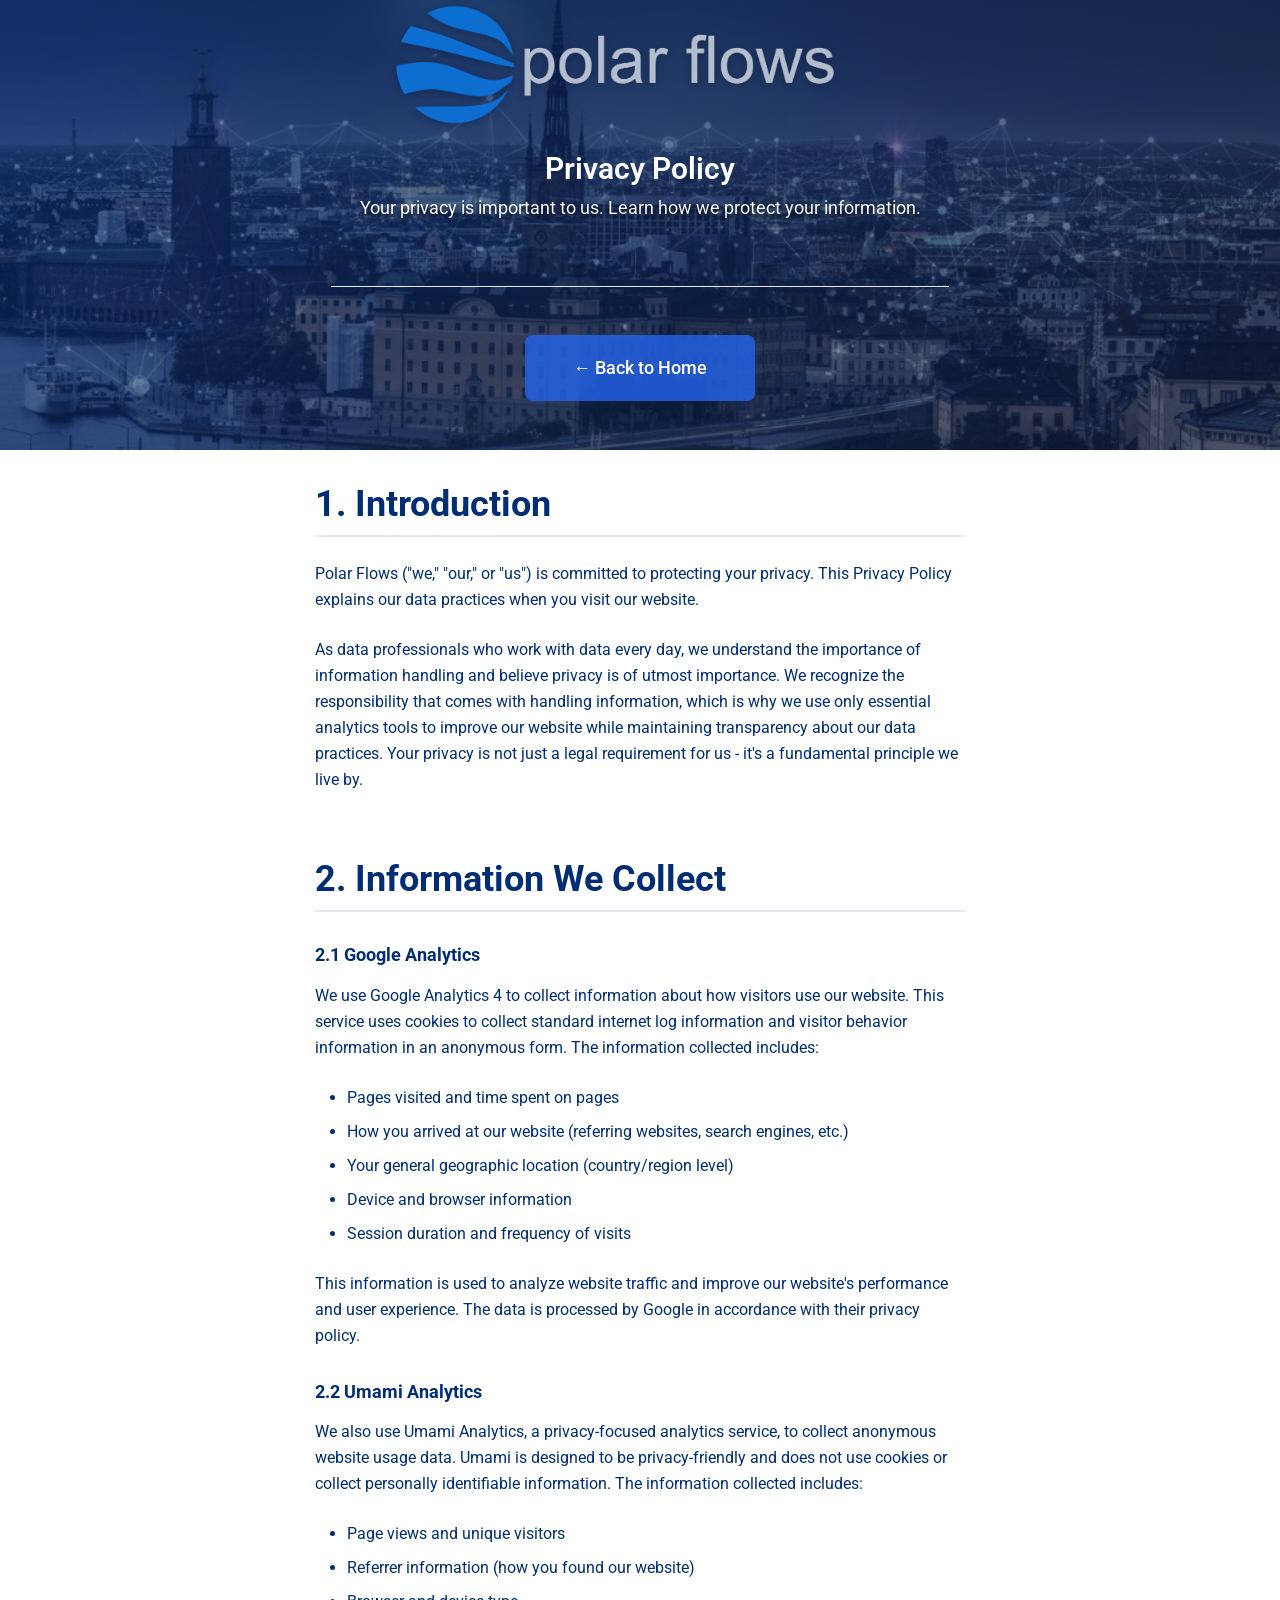
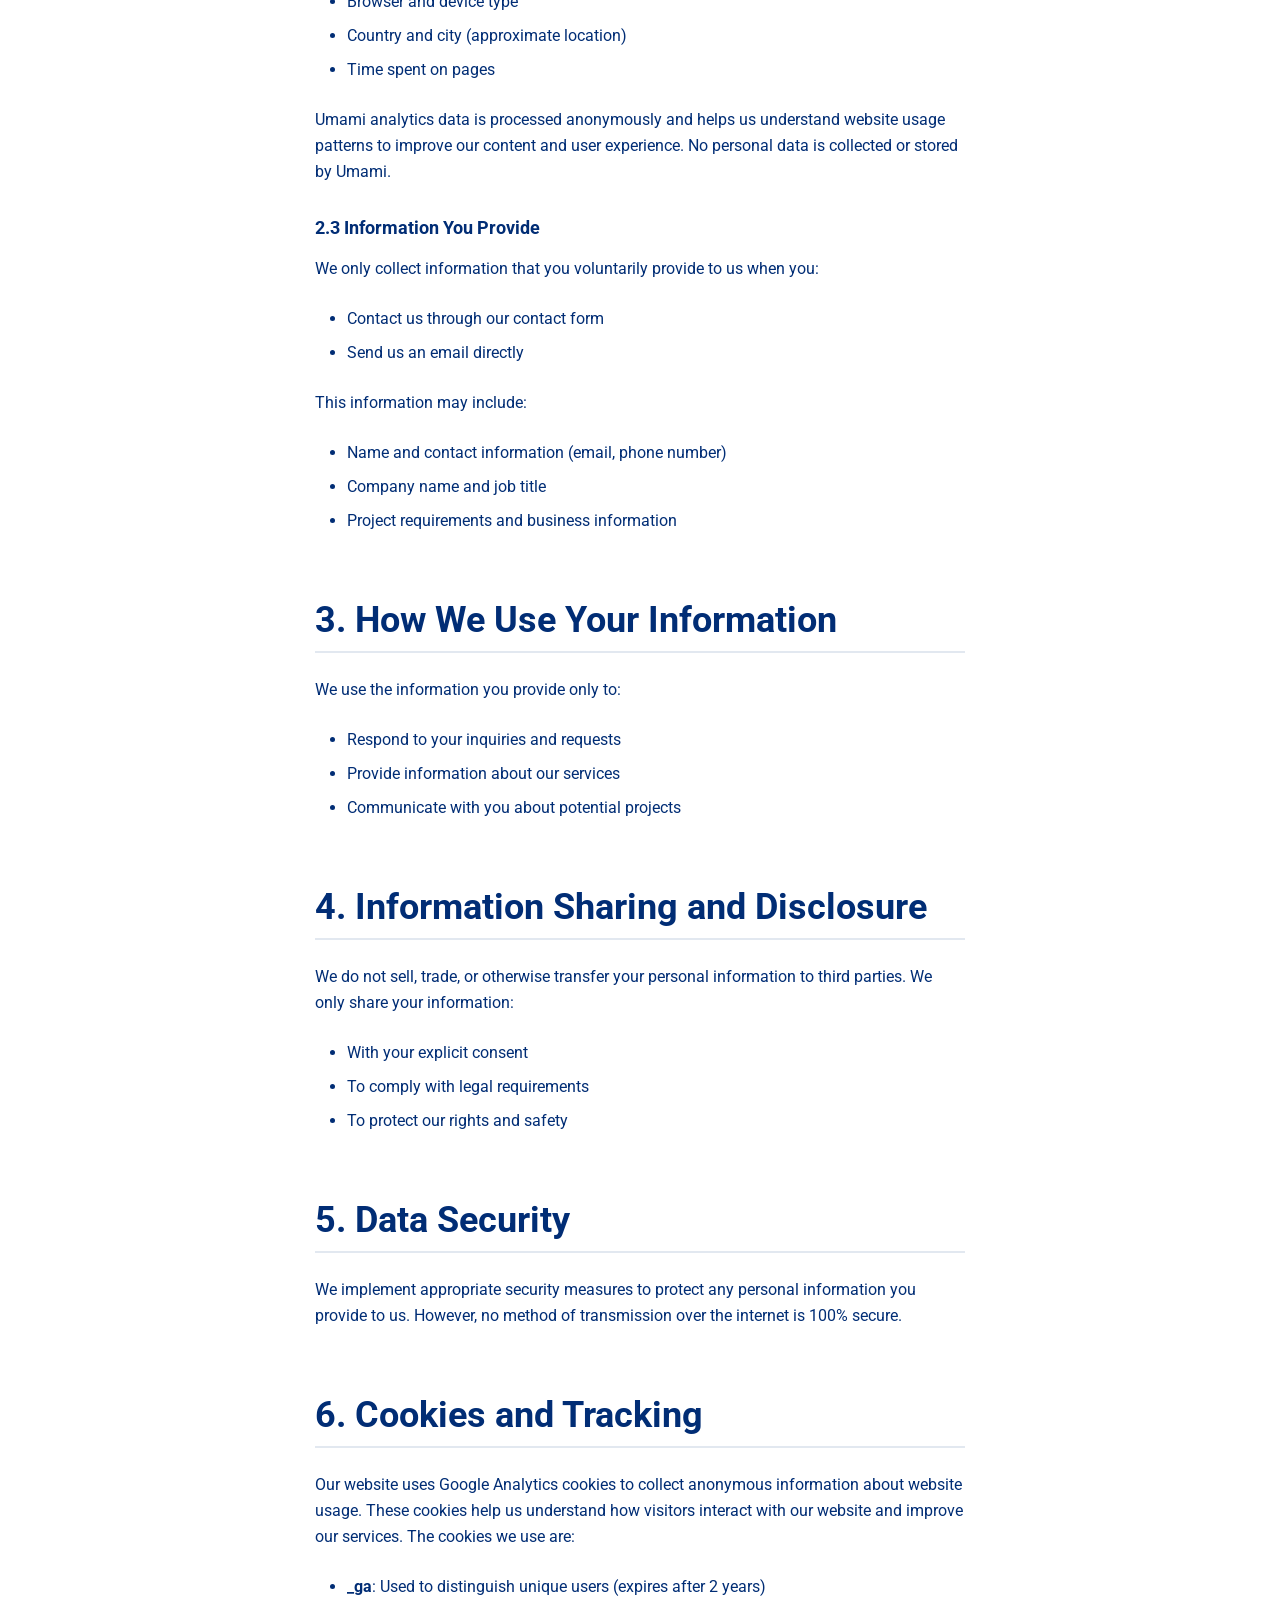
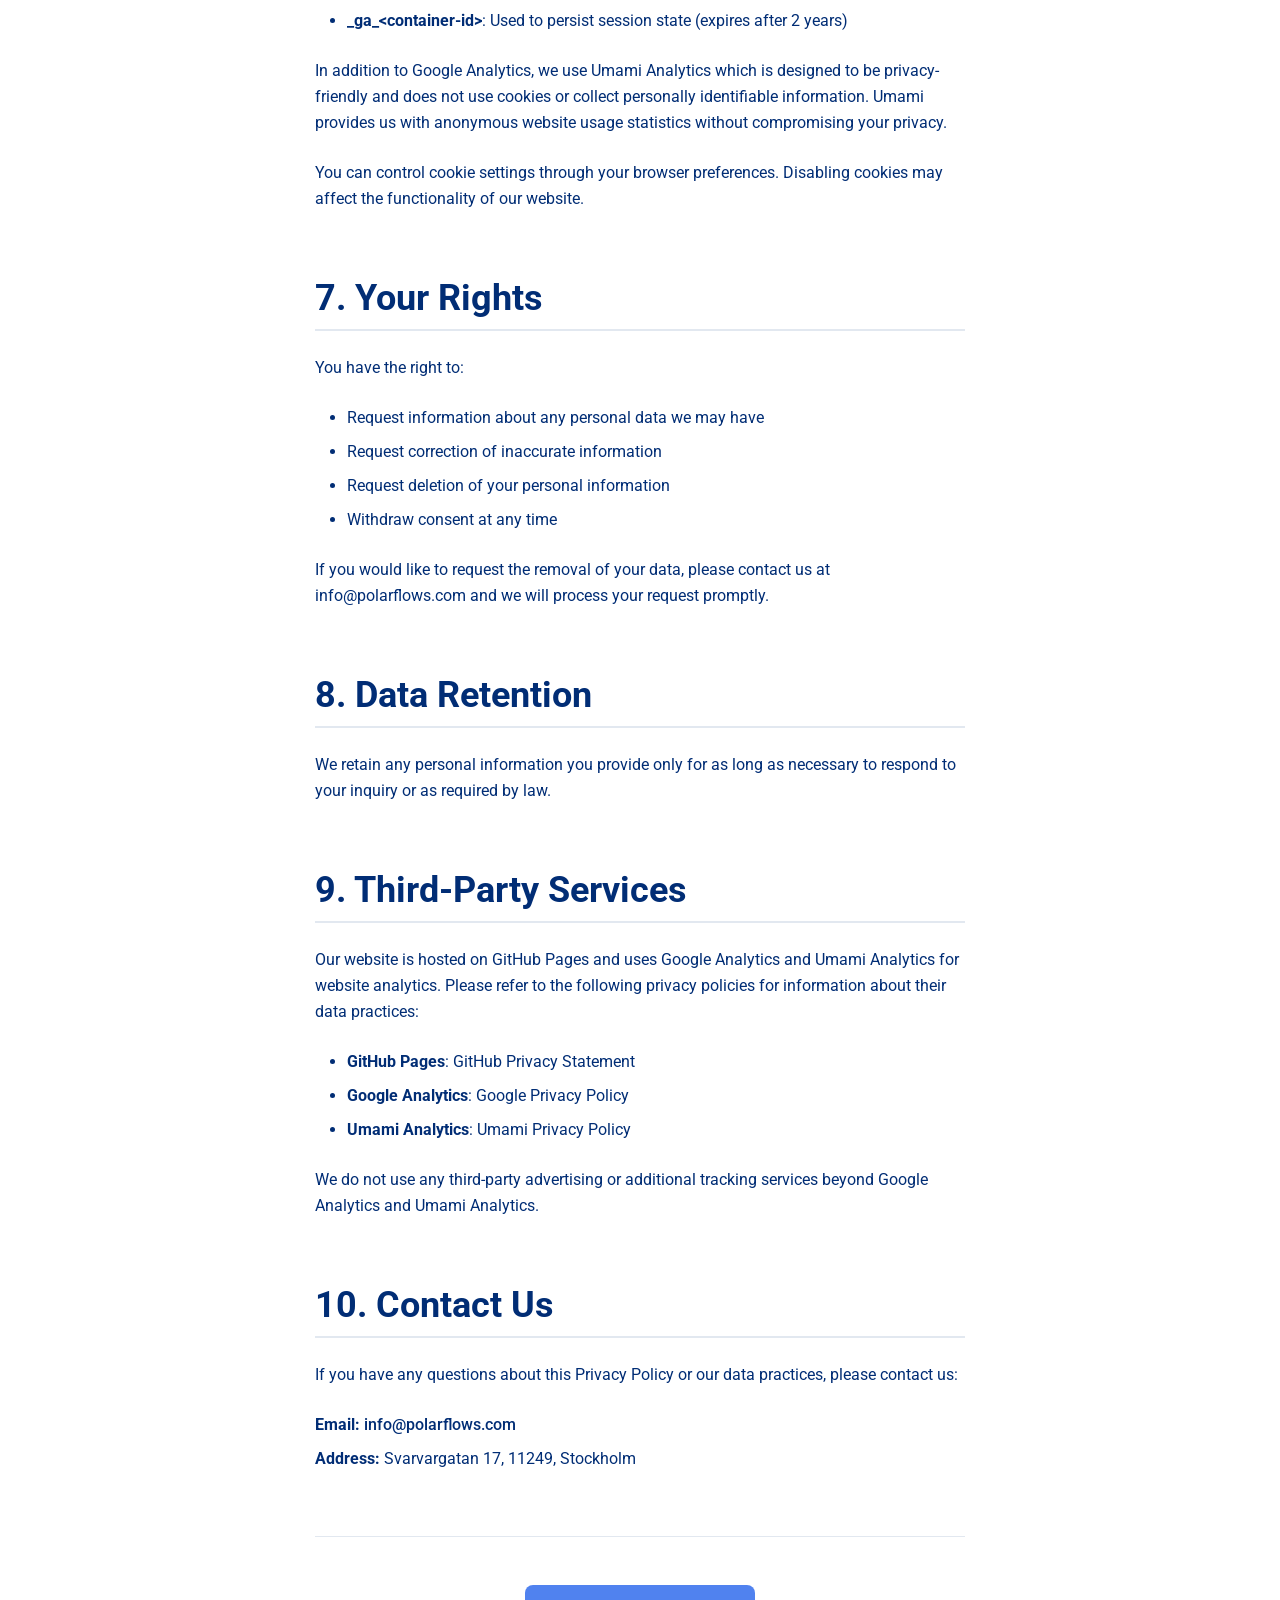
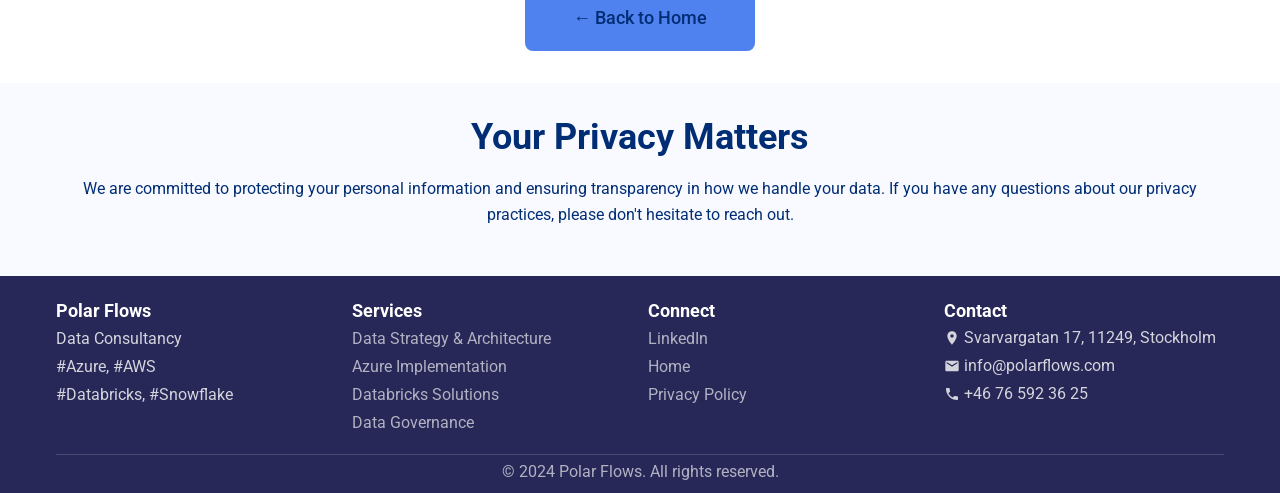
<file: privacy-policy/index.html>
<!DOCTYPE html>
<html lang="en">
<head>
    <meta charset="UTF-8">
    <meta name="viewport" content="width=device-width, initial-scale=1.0, maximum-scale=1.0, user-scalable=no">
    <title>Privacy Policy - Polar Flows</title>
    <meta name="description" content="Privacy Policy for Polar Flows - Our website does not use cookies or tracking. We only collect information you voluntarily provide.">
    <meta name="keywords" content="privacy policy, data protection, Polar Flows, Azure, Databricks">
    <meta name="author" content="Polar Flows">
    
    <!-- Theme color for browser chrome -->
    <meta name="theme-color" content="#282858">
    
    <!-- Canonical URL -->
    <link rel="canonical" href="https://polarflows.com/privacy-policy">
    
    <!-- Preload critical resources -->
    <link rel="preload" href="../assets/css/main.css?v=1.4.7" as="style">
    
    <!-- Preload critical hero background images for faster loading -->
    <link rel="preload" href="../assets/img/polarflows/Stockholm_modif.avif" as="image">
    <link rel="preload" href="../assets/img/polarflows/Stockholm_modif.webp" as="image">
    <link rel="preload" href="../assets/img/polarflows/Stockholm_modif.jpg" as="image">
    
    <!-- Google Fonts -->
    <link rel="preconnect" href="https://fonts.googleapis.com">
    <link rel="preconnect" href="https://fonts.gstatic.com" crossorigin>
    <link href="https://fonts.googleapis.com/css2?family=Roboto:wght@400&display=swap" rel="stylesheet">
    
    <!-- Stylesheets -->
    <link rel="stylesheet" href="../assets/css/tokens.css?v=1.0.1">
    <link rel="stylesheet" href="../assets/css/main.css?v=1.4.7">
    
    <!-- Google Analytics -->
    <script async src="https://www.googletagmanager.com/gtag/js?id=GA_MEASUREMENT_ID"></script>
    <script>
      window.dataLayer = window.dataLayer || [];
      function gtag(){dataLayer.push(arguments);}
      gtag('js', new Date());
      gtag('config', 'G-T4QYEHRGM4', {
        page_title: 'Privacy Policy - Polar Flows',
        page_location: 'https://polarflows.com/privacy-policy',
        custom_map: {
          'custom_parameter_1': 'privacy_policy',
          'custom_parameter_2': 'data_protection'
        }
      });
    </script>
    
    <!-- Google Search Console -->
    <meta name="google-site-verification" content="yCCy1cGCD9oIauTuR-KCShezjoicf8y1z6M8MoCzg3g" />
    
    <!-- Favicon -->
    <link rel="icon" type="image/png" href="../assets/img/polarflows/Polarflows-logo-favicon.png">
    <link rel="icon" type="image/png" sizes="32x32" href="../assets/img/polarflows/Polarflows-logo-favicon.png">
    <link rel="icon" type="image/png" sizes="16x16" href="../assets/img/polarflows/Polarflows-logo-favicon.png">
    <link rel="apple-touch-icon" href="../assets/img/polarflows/Polarflows-logo-favicon.png">
    
    <!-- Manifest -->
    <link rel="manifest" href="../manifest.webmanifest">
    
    <!-- Open Graph / Facebook -->
    <meta property="og:type" content="website">
    <meta property="og:url" content="https://polarflows.com/privacy-policy">
    <meta property="og:title" content="Privacy Policy - Polar Flows">
    <meta property="og:description" content="Privacy Policy for Polar Flows - Our website does not use cookies or tracking. We only collect information you voluntarily provide.">
    <meta property="og:image" content="https://polarflows.com/assets/img/og-image.jpg">
    
    <!-- Twitter -->
    <meta property="twitter:card" content="summary_large_image">
    <meta property="twitter:url" content="https://polarflows.com/privacy-policy">
    <meta property="twitter:title" content="Privacy Policy - Polar Flows">
    <meta property="twitter:description" content="Privacy Policy for Polar Flows - Our website does not use cookies or tracking. We only collect information you voluntarily provide.">
    <meta property="twitter:image" content="https://polarflows.com/assets/img/og-image.jpg">
    
    <!-- Structured Data -->
    <script type="application/ld+json">
    {
        "@context": "https://schema.org",
        "@type": "WebPage",
        "name": "Privacy Policy",
        "description": "Privacy Policy for Polar Flows",
        "url": "https://polarflows.com/privacy-policy",
        "publisher": {
            "@type": "Organization",
            "name": "Polar Flows",
            "logo": {
                "@type": "ImageObject",
                "url": "assets/img/polarflows/Polarflows-logo.png"
            }
        }
    }
    </script>
</head>
<body id="top">
    <!-- Skip to content link for accessibility -->
    <a href="#main-content" class="skip-link">Skip to main content</a>
    

    <!-- Main content -->
    <main id="main-content" class="privacy-page">
        <!-- Hero Section -->
        <section class="hero" aria-labelledby="hero-title">
            <!-- Background element for immediate loading -->
            <div class="hero-background-mobile"></div>
            <div class="container">
                <!-- Logo at top of hero section -->
                <div class="hero-logo-container">
                    <img src="../assets/img/polarflows/logo_v2_full_white.png" alt="Polar Flows Logo" class="hero-logo-static">
                </div>
                
                <div class="hero-content scroll-animate">
                    <h1 id="hero-title" class="hero-title">Privacy Policy</h1>
                    <p class="hero-subtitle">Your privacy is important to us. Learn how we protect your information.</p>
                    <div class="back-to-home">
                        <a href="../" class="btn btn-secondary">
                            <span>&larr; Back to Home</span>
                        </a>
                    </div>
                </div>
            </div>
        </section>

        <!-- Privacy Policy Content -->
        <section class="section services privacy-content">
            <div class="container">
                <div class="privacy-text scroll-animate">
                    
                    <h2>1. Introduction</h2>
                    <p>Polar Flows ("we," "our," or "us") is committed to protecting your privacy. This Privacy Policy explains our data practices when you visit our website.</p>
                    <p>As data professionals who work with data every day, we understand the importance of information handling and believe privacy is of utmost importance. We recognize the responsibility that comes with handling information, which is why we use only essential analytics tools to improve our website while maintaining transparency about our data practices. Your privacy is not just a legal requirement for us - it's a fundamental principle we live by.</p>
                    
                    <h2>2. Information We Collect</h2>
                    <h3>2.1 Google Analytics</h3>
                    <p>We use Google Analytics 4 to collect information about how visitors use our website. This service uses cookies to collect standard internet log information and visitor behavior information in an anonymous form. The information collected includes:</p>
                    <ul>
                        <li>Pages visited and time spent on pages</li>
                        <li>How you arrived at our website (referring websites, search engines, etc.)</li>
                        <li>Your general geographic location (country/region level)</li>
                        <li>Device and browser information</li>
                        <li>Session duration and frequency of visits</li>
                    </ul>
                    <p>This information is used to analyze website traffic and improve our website's performance and user experience. The data is processed by Google in accordance with their privacy policy.</p>
                    
                    <h3>2.2 Umami Analytics</h3>
                    <p>We also use Umami Analytics, a privacy-focused analytics service, to collect anonymous website usage data. Umami is designed to be privacy-friendly and does not use cookies or collect personally identifiable information. The information collected includes:</p>
                    <ul>
                        <li>Page views and unique visitors</li>
                        <li>Referrer information (how you found our website)</li>
                        <li>Browser and device type</li>
                        <li>Country and city (approximate location)</li>
                        <li>Time spent on pages</li>
                    </ul>
                    <p>Umami analytics data is processed anonymously and helps us understand website usage patterns to improve our content and user experience. No personal data is collected or stored by Umami.</p>
                    
                    <h3>2.3 Information You Provide</h3>
                    <p>We only collect information that you voluntarily provide to us when you:</p>
                    <ul>
                        <li>Contact us through our contact form</li>
                        <li>Send us an email directly</li>
                    </ul>
                    <p>This information may include:</p>
                    <ul>
                        <li>Name and contact information (email, phone number)</li>
                        <li>Company name and job title</li>
                        <li>Project requirements and business information</li>
                    </ul>
                    
                    <h2>3. How We Use Your Information</h2>
                    <p>We use the information you provide only to:</p>
                    <ul>
                        <li>Respond to your inquiries and requests</li>
                        <li>Provide information about our services</li>
                        <li>Communicate with you about potential projects</li>
                    </ul>
                    
                    <h2>4. Information Sharing and Disclosure</h2>
                    <p>We do not sell, trade, or otherwise transfer your personal information to third parties. We only share your information:</p>
                    <ul>
                        <li>With your explicit consent</li>
                        <li>To comply with legal requirements</li>
                        <li>To protect our rights and safety</li>
                    </ul>
                    
                    <h2>5. Data Security</h2>
                    <p>We implement appropriate security measures to protect any personal information you provide to us. However, no method of transmission over the internet is 100% secure.</p>
                    
                    <h2>6. Cookies and Tracking</h2>
                    <p>Our website uses Google Analytics cookies to collect anonymous information about website usage. These cookies help us understand how visitors interact with our website and improve our services. The cookies we use are:</p>
                    <ul>
                        <li><strong>_ga</strong>: Used to distinguish unique users (expires after 2 years)</li>
                        <li><strong>_ga_&lt;container-id&gt;</strong>: Used to persist session state (expires after 2 years)</li>
                    </ul>
                    <p>In addition to Google Analytics, we use Umami Analytics which is designed to be privacy-friendly and does not use cookies or collect personally identifiable information. Umami provides us with anonymous website usage statistics without compromising your privacy.</p>
                    <p>You can control cookie settings through your browser preferences. Disabling cookies may affect the functionality of our website.</p>
                    
                    <h2>7. Your Rights</h2>
                    <p>You have the right to:</p>
                    <ul>
                        <li>Request information about any personal data we may have</li>
                        <li>Request correction of inaccurate information</li>
                        <li>Request deletion of your personal information</li>
                        <li>Withdraw consent at any time</li>
                    </ul>
                    <p>If you would like to request the removal of your data, please contact us at <a href="mailto:info@polarflows.com">info@polarflows.com</a> and we will process your request promptly.</p>
                    
                    <h2>8. Data Retention</h2>
                    <p>We retain any personal information you provide only for as long as necessary to respond to your inquiry or as required by law.</p>
                    
                    <h2>9. Third-Party Services</h2>
                    <p>Our website is hosted on GitHub Pages and uses Google Analytics and Umami Analytics for website analytics. Please refer to the following privacy policies for information about their data practices:</p>
                    <ul>
                        <li><strong>GitHub Pages</strong>: <a href="https://docs.github.com/en/site-policy/privacy-policies/github-privacy-statement" target="_blank" rel="noopener noreferrer">GitHub Privacy Statement</a></li>
                        <li><strong>Google Analytics</strong>: <a href="https://policies.google.com/privacy" target="_blank" rel="noopener noreferrer">Google Privacy Policy</a></li>
                        <li><strong>Umami Analytics</strong>: <a href="https://umami.is/privacy" target="_blank" rel="noopener noreferrer">Umami Privacy Policy</a></li>
                    </ul>
                    <p>We do not use any third-party advertising or additional tracking services beyond Google Analytics and Umami Analytics.</p>
                    
                    
                    <h2>10. Contact Us</h2>
                    <p>If you have any questions about this Privacy Policy or our data practices, please contact us:</p>
                    <div class="contact-info">
                        <p><strong>Email:</strong> <a href="mailto:info@polarflows.com">info@polarflows.com</a></p>
                        <p><strong>Address:</strong> Svarvargatan 17, 11249, Stockholm</p>
                    </div>
                    
                    <div class="back-to-home">
                        <a href="../" class="btn btn-primary btn-large">&larr; Back to Home</a>
                    </div>
                </div>
            </div>
        </section>
        
        <!-- Additional Info Section -->
        <section class="section value-props">
            <div class="container">
                <div class="text-center scroll-animate">
                    <h2>Your Privacy Matters</h2>
                    <p>We are committed to protecting your personal information and ensuring transparency in how we handle your data. If you have any questions about our privacy practices, please don't hesitate to reach out.</p>
                </div>
            </div>
        </section>
    </main>

    <!-- Footer -->
    <footer class="footer" role="contentinfo">
        <div class="container">
            <div class="footer-content">
                <div class="footer-section">
                    <h3>Polar Flows</h3>
                    <p>Data Consultancy</p>
                    <p>#Azure, #AWS</p>
                    <p>#Databricks, #Snowflake</p>
                </div>
                
                <div class="footer-section">
                    <h3>Services</h3>
                    <p><a href="../#services">Data Strategy & Architecture</a></p>
                    <p><a href="../#services">Azure Implementation</a></p>
                    <p><a href="../#services">Databricks Solutions</a></p>
                    <p><a href="../#services">Data Governance</a></p>
                </div>
                
                <div class="footer-section">
                    <h3>Connect</h3>
                    <p><a href="https://www.linkedin.com/company/polar-flows" target="_blank" rel="noopener noreferrer">LinkedIn</a></p>
                    <p><a href="../">Home</a></p>
                    <p><a href="./">Privacy Policy</a></p>
                </div>
                
                <div class="footer-section">
                    <h3>Contact</h3>
                    <div class="contact-info">
                        <div class="contact-item">
                            <svg class="contact-icon" width="16" height="16" viewBox="0 0 24 24" fill="currentColor">
                                <path d="M12 2C8.13 2 5 5.13 5 9c0 5.25 7 13 7 13s7-7.75 7-13c0-3.87-3.13-7-7-7zm0 9.5c-1.38 0-2.5-1.12-2.5-2.5s1.12-2.5 2.5-2.5 2.5 1.12 2.5 2.5-1.12 2.5-2.5 2.5z"/>
                            </svg>
                            <span>Svarvargatan 17, 11249, Stockholm</span>
                        </div>
                        <div class="contact-item">
                            <svg class="contact-icon" width="16" height="16" viewBox="0 0 24 24" fill="currentColor">
                                <path d="M20 4H4c-1.1 0-1.99.9-1.99 2L2 18c0 1.1.9 2 2 2h16c1.1 0 2-.9 2-2V6c0-1.1-.9-2-2-2zm0 4l-8 5-8-5V6l8 5 8-5v2z"/>
                            </svg>
                            <span>info@polarflows.com</span>
                        </div>
                        <div class="contact-item">
                            <svg class="contact-icon" width="16" height="16" viewBox="0 0 24 24" fill="currentColor">
                                <path d="M6.62 10.79c1.44 2.83 3.76 5.14 6.59 6.59l2.2-2.2c.27-.27.67-.36 1.02-.24 1.12.37 2.33.57 3.57.57.55 0 1 .45 1 1V20c0 .55-.45 1-1 1-9.39 0-17-7.61-17-17 0-.55.45-1 1-1h3.5c.55 0 1 .45 1 1 0 1.25.2 2.45.57 3.57.11.35.03.74-.25 1.02l-2.2 2.2z"/>
                            </svg>
                            <span>+46 76 592 36 25</span>
                        </div>
                    </div>
                </div>
            </div>
            
            <div class="footer-bottom">
                <p>&copy; 2024 Polar Flows. All rights reserved.</p>
            </div>
        </div>
    </footer>

    <!-- Back to top button -->
    <a href="#main-content" class="back-to-top" aria-label="Back to top">&uarr;</a>

    <!-- Umami Analytics -->
    <script defer src="https://cloud.umami.is/script.js" data-website-id="071c6b12-3f4d-4ae3-b015-c1f806563cd6"></script>
    
    <!-- Scripts -->
    <script type="module" src="../assets/js/main.js?v=1.1.4"></script>
    
    <!-- Force scroll to top on page reload -->
    <script>
        // Force scroll to top when page is reloaded
        window.addEventListener('beforeunload', function() {
            window.scrollTo(0, 0);
        });
        
        // Force scroll to top after logo positioning is calculated
        window.addEventListener('load', function() {
            // Small delay to ensure logo positioning is done first
            setTimeout(() => {
                window.scrollTo(0, 0);
            }, 100);
        });
        
        // Force scroll to top immediately (before any other scripts)
        window.scrollTo(0, 0);

    </script>
</body>
</html>
</file>
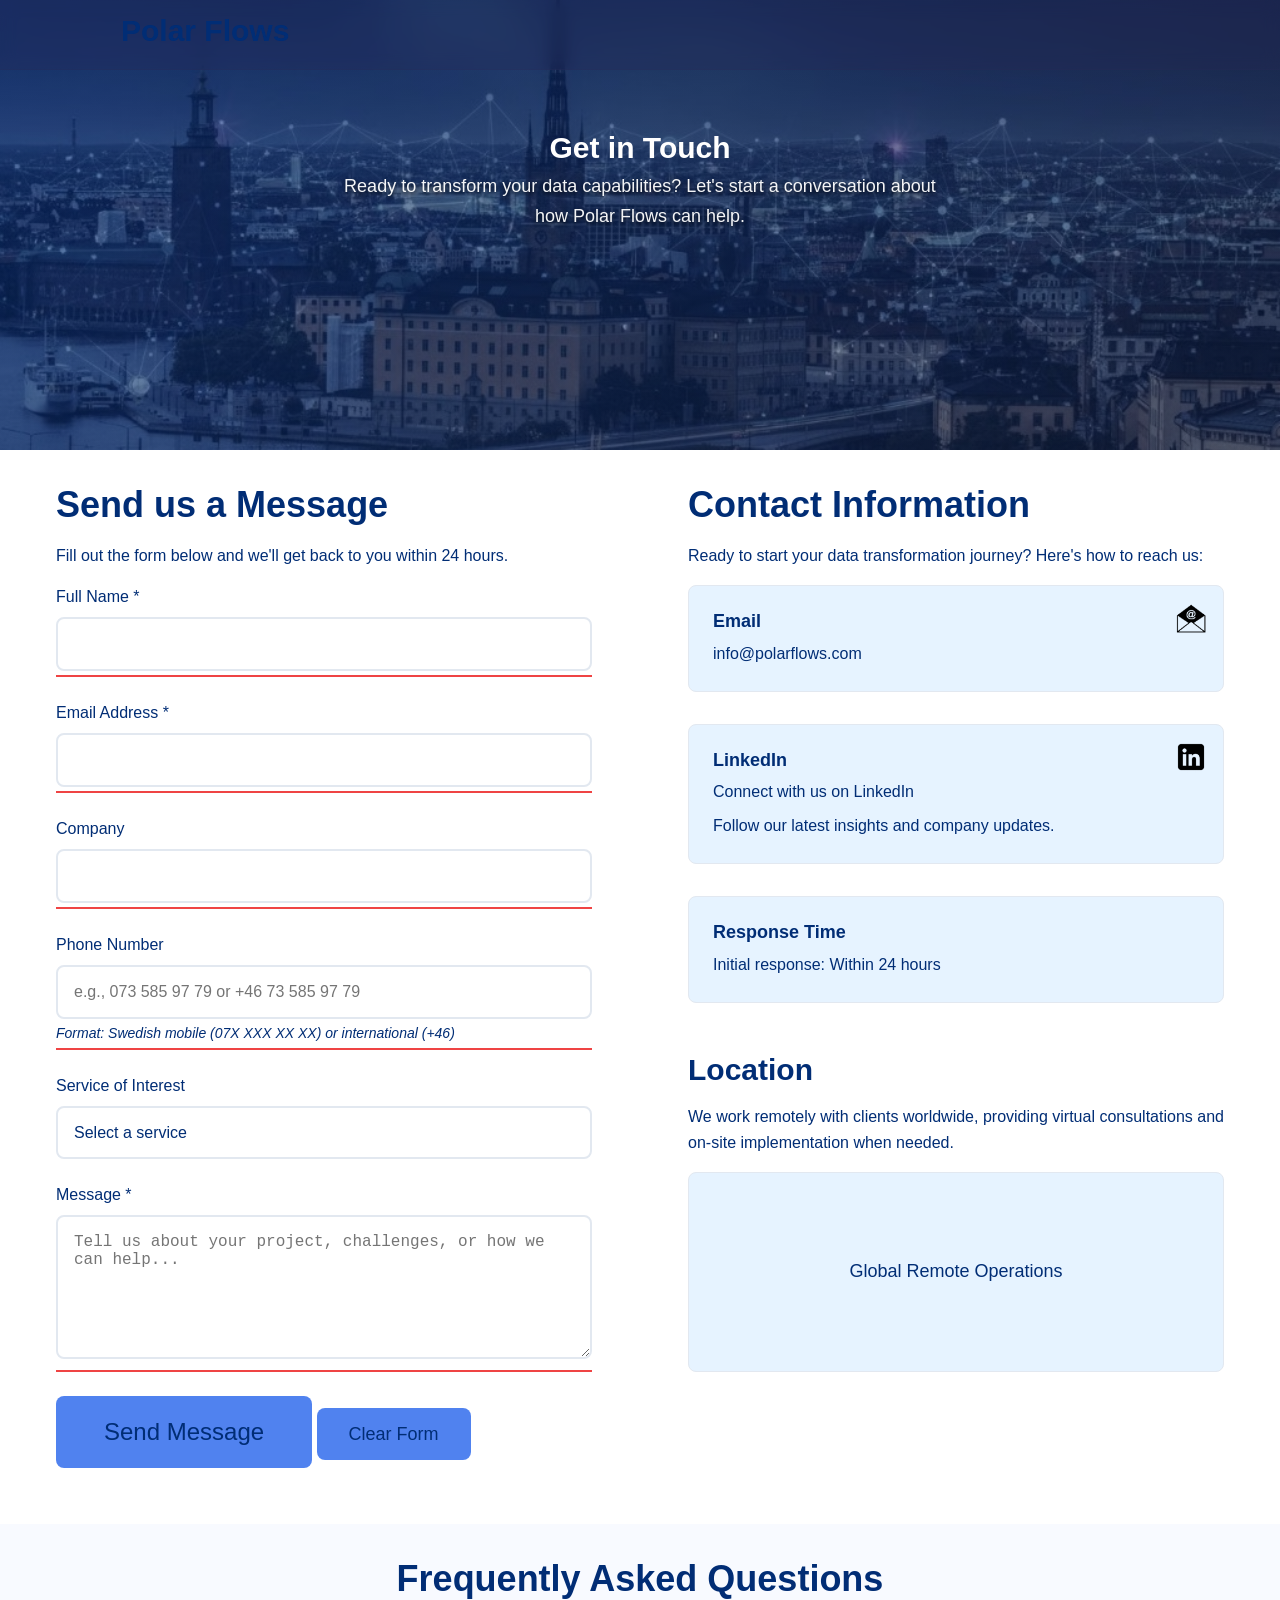
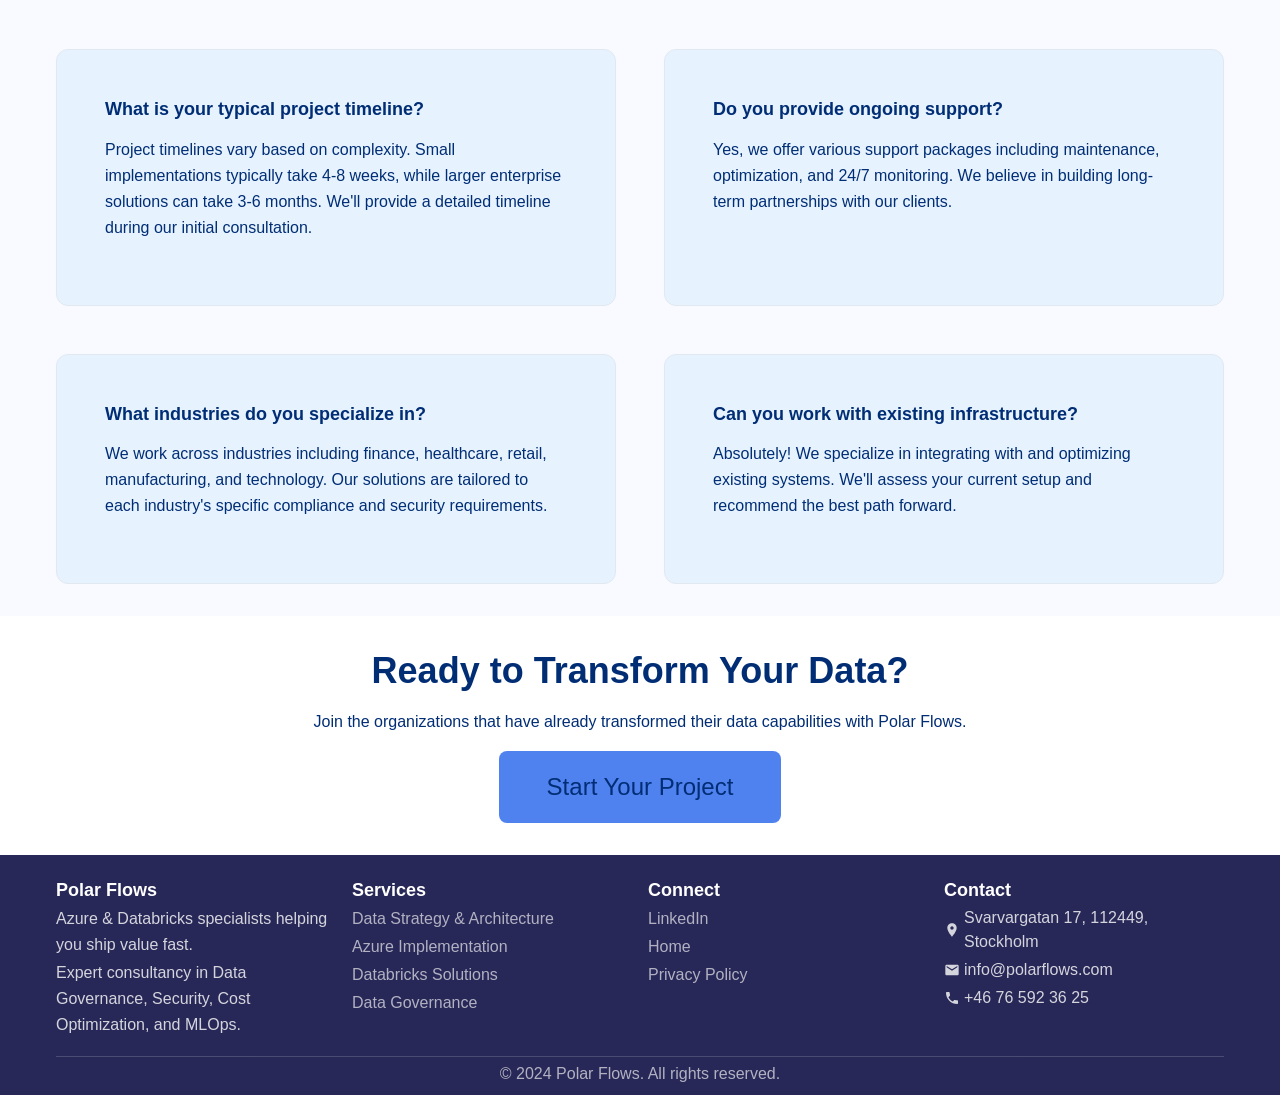
<file: contact.html>
<!DOCTYPE html>
<html lang="en">
<head>
    <meta charset="UTF-8">
    <meta name="viewport" content="width=device-width, initial-scale=1.0, maximum-scale=1.0, user-scalable=no">
    <title>Contact Us - Polar Flows</title>
    <meta name="description" content="Get in touch with Polar Flows for Azure & Databricks expertise, Data Governance, and MLOps solutions. Start your data transformation journey today.">
    <meta name="keywords" content="contact, Azure, Databricks, Data Governance, MLOps, consultancy, Polar Flows">
    <meta name="author" content="Polar Flows">
    
    <!-- Canonical URL -->
    <link rel="canonical" href="https://polarflows.com/contact">
    
    <!-- Open Graph / Facebook -->
    <meta property="og:type" content="website">
    <meta property="og:url" content="https://polarflows.com/contact">
    <meta property="og:title" content="Contact Us - Polar Flows">
    <meta property="og:description" content="Get in touch with Polar Flows for Azure & Databricks expertise, Data Governance, and MLOps solutions.">
    <meta property="og:image" content="https://polarflows.com/assets/img/og-image.jpg">
    
    <!-- Twitter -->
    <meta property="twitter:card" content="summary_large_image">
    <meta property="twitter:url" content="https://polarflows.com/contact">
    <meta property="twitter:title" content="Contact Us - Polar Flows">
    <meta property="twitter:description" content="Get in touch with Polar Flows for Azure & Databricks expertise, Data Governance, and MLOps solutions.">
    <meta property="twitter:image" content="https://polarflows.com/assets/img/og-image.jpg">
    
         <!-- Favicon -->
     <link rel="icon" type="image/png" href="assets/img/polarflows/Polarflows-logo.png">
     <link rel="icon" type="image/png" sizes="32x32" href="assets/img/polarflows/Polarflows-logo.png">
     <link rel="icon" type="image/png" sizes="16x16" href="assets/img/polarflows/Polarflows-logo.png">
     <link rel="apple-touch-icon" href="assets/img/polarflows/Polarflows-logo.png">
    
    <!-- Manifest -->
    <link rel="manifest" href="manifest.webmanifest">
    
    <!-- Preload critical resources -->
    <link rel="preload" href="assets/css/main.css" as="style">
    <link rel="preload" href="assets/js/main.js" as="script">
    
    <!-- Stylesheets -->
    <link rel="stylesheet" href="assets/css/tokens.css">
    <link rel="stylesheet" href="assets/css/main.css">
    
    <!-- Structured Data -->
    <script type="application/ld+json">
    {
      "@context": "https://schema.org",
      "@type": "ContactPage",
      "name": "Contact Polar Flows",
      "description": "Get in touch with Polar Flows for Azure & Databricks expertise",
      "url": "https://polarflows.com/contact",
      "mainEntity": {
        "@type": "Organization",
        "name": "Polar Flows",
        "contactPoint": {
          "@type": "ContactPoint",
          "contactType": "customer service",
          "email": "info@polarflows.com"
        }
      }
    }
    </script>
</head>
<body id="top">
    <!-- Skip to content link for accessibility -->
    <a href="#main-content" class="skip-link">Skip to main content</a>
    
    <!-- Navigation -->
    <nav class="navbar" role="navigation" aria-label="Main navigation">
        <div class="container navbar-container">
            <a href="index.html" class="navbar-brand" aria-label="Polar Flows Home">
                <img src="assets/img/polarflows/Polarflows-logo.png" alt="Polar Flows logo" class="navbar-logo" width="36" height="36">
                <span>Polar Flows</span>
            </a>
            
            <ul class="navbar-nav" role="menubar">
                <li role="none"><a href="index.html#about" role="menuitem">About</a></li>
                <li role="none"><a href="index.html#services" role="menuitem">Services</a></li>
                <li role="none"><a href="index.html#partnerships" role="menuitem">Expertise</a></li>
                <li role="none"><a href="index.html#team" role="menuitem">Team</a></li>
                <li role="none"><a href="index.html#journey" role="menuitem">Journey</a></li>
                <li role="none"><a href="contact.html" role="menuitem" aria-current="page">Contact</a></li>
            </ul>
            
            <button class="navbar-toggle" aria-label="Toggle navigation menu" aria-expanded="false" aria-controls="navbar-nav">
                <span></span>
                <span></span>
                <span></span>
            </button>
        </div>
    </nav>
    
    <!-- Main content -->
    <main id="main-content" class="contact-page">
        <!-- Contact Hero Section -->
        <section class="hero" aria-labelledby="contact-hero-title">
            <div class="container">
                <div class="hero-content scroll-animate">
                    <h1 id="contact-hero-title" class="hero-title">Get in Touch</h1>
                    <p class="hero-subtitle">Ready to transform your data capabilities? Let's start a conversation about how Polar Flows can help.</p>
                </div>
            </div>
        </section>
        
        <!-- Contact Form Section -->
        <section class="section services" aria-labelledby="contact-form-title">
            <div class="container">
                <div class="grid grid-2">
                    <!-- Contact Form -->
                    <div class="scroll-animate stagger-1">
                        <h2 id="contact-form-title">Send us a Message</h2>
                        <p>Fill out the form below and we'll get back to you within 24 hours.</p>
                        
                        <form id="contact-form" class="contact-form" lang="en" novalidate>
                            <div class="form-group">
                                <label for="fullName" class="form-label">Full Name *</label>
                                <input type="text" id="fullName" name="fullName" class="form-input" required aria-describedby="name-error">
                                <div id="name-error" class="form-error" role="alert" aria-live="polite"></div>
                            </div>
                            
                            <div class="form-group">
                                <label for="email" class="form-label">Email Address *</label>
                                <input type="email" id="email" name="email" class="form-input" required aria-describedby="email-error">
                                <div id="email-error" class="form-error" role="alert" aria-live="polite"></div>
                            </div>
                            
                            <div class="form-group">
                                <label for="company" class="form-label">Company</label>
                                <input type="text" id="company" name="company" class="form-input" aria-describedby="company-error">
                                <div id="company-error" class="form-error" role="alert" aria-live="polite"></div>
                            </div>
                            
                            <div class="form-group">
                                <label for="phone" class="form-label">Phone Number</label>
                                <input type="tel" id="phone" name="phone" class="form-input" 
                                       placeholder="e.g., 073 585 97 79 or +46 73 585 97 79" 
                                       pattern="[\+]?[0-9\s\-\(\)]{7,20}"
                                       aria-describedby="phone-error phone-help">
                                <div id="phone-help" class="form-help">Format: Swedish mobile (07X XXX XX XX) or international (+46)</div>
                                <div id="phone-error" class="form-error" role="alert" aria-live="polite"></div>
                            </div>
                            
                            <div class="form-group">
                                <label for="service" class="form-label">Service of Interest</label>
                                <select id="service" name="service" class="form-input">
                                    <option value="">Select a service</option>
                                    <option value="data-strategy">Data Strategy & Architecture</option>
                                    <option value="azure-implementation">Azure Implementation</option>
                                    <option value="databricks-solutions">Databricks Solutions</option>
                                    <option value="data-governance">Data Governance</option>
                                    <option value="mlops-ai">MLOps & AI</option>
                                    <option value="performance-optimization">Performance Optimization</option>
                                    <option value="other">Other</option>
                                </select>
                            </div>
                            
                            <div class="form-group">
                                <label for="message" class="form-label">Message *</label>
                                <textarea id="message" name="message" class="form-textarea" rows="6" required aria-describedby="message-error" placeholder="Tell us about your project, challenges, or how we can help..."></textarea>
                                <div id="message-error" class="form-error" role="alert" aria-live="polite"></div>
                            </div>
                            
                            <div class="form-group">
                                <button type="submit" class="btn btn-primary btn-large">Send Message</button>
                                <button type="reset" class="btn btn-secondary">Clear Form</button>
                            </div>
                        </form>
                    </div>
                    
                    <!-- Contact Information -->
                    <div class="scroll-animate stagger-2">
                        <h2>Contact Information</h2>
                        <p>Ready to start your data transformation journey? Here's how to reach us:</p>
                        
                        <div class="contact-info">
                            <div class="contact-item" style="position: relative;">
                                <img src="assets/img/polarflows/email-icon-black.png" alt="Email icon" width="32" height="32" style="position: absolute; top: 16px; right: 16px;">
                                <h3>Email</h3>
                                <p><a href="mailto:info@polarflows.com">info@polarflows.com</a></p>
                            </div>
                            
                            <div class="contact-item" style="position: relative;">
                                <img src="assets/img/polarflows/linkedin-icon-black.png" alt="LinkedIn icon" width="32" height="32" style="position: absolute; top: 16px; right: 16px;">
                                <h3>LinkedIn</h3>
                                <p><a href="https://www.linkedin.com/company/polar-flows" target="_blank" rel="noopener noreferrer">Connect with us on LinkedIn</a></p>
                                <p>Follow our latest insights and company updates.</p>
                            </div>
                            
                            <div class="contact-item">
                                <h3>Response Time</h3>
                                <p>Initial response: Within 24 hours</p>
                            </div>
                        </div>
                        
                        <div class="contact-map-placeholder">
                            <h3>Location</h3>
                            <p>We work remotely with clients worldwide, providing virtual consultations and on-site implementation when needed.</p>
                            <div class="map-placeholder">
                                <p>Global Remote Operations</p>
                            </div>
                        </div>
                    </div>
                </div>
            </div>
        </section>
        
        <!-- FAQ Section -->
        <section class="section value-props" aria-labelledby="faq-title">
            <div class="container">
                <h2 id="faq-title" class="text-center scroll-animate">Frequently Asked Questions</h2>
                <div class="faq-grid">
                    <div class="faq-item scroll-animate stagger-1">
                        <h3>What is your typical project timeline?</h3>
                        <p>Project timelines vary based on complexity. Small implementations typically take 4-8 weeks, while larger enterprise solutions can take 3-6 months. We'll provide a detailed timeline during our initial consultation.</p>
                    </div>
                    
                    <div class="faq-item scroll-animate stagger-2">
                        <h3>Do you provide ongoing support?</h3>
                        <p>Yes, we offer various support packages including maintenance, optimization, and 24/7 monitoring. We believe in building long-term partnerships with our clients.</p>
                    </div>
                    
                    <div class="faq-item scroll-animate stagger-3">
                        <h3>What industries do you specialize in?</h3>
                        <p>We work across industries including finance, healthcare, retail, manufacturing, and technology. Our solutions are tailored to each industry's specific compliance and security requirements.</p>
                    </div>
                    
                    <div class="faq-item scroll-animate stagger-4">
                        <h3>Can you work with existing infrastructure?</h3>
                        <p>Absolutely! We specialize in integrating with and optimizing existing systems. We'll assess your current setup and recommend the best path forward.</p>
                    </div>
                </div>
            </div>
        </section>
        
        <!-- CTA Section -->
        <section class="section team" aria-labelledby="cta-title">
            <div class="container">
                <div class="text-center scroll-animate">
                    <h2 id="cta-title">Ready to Transform Your Data?</h2>
                    <p>Join the organizations that have already transformed their data capabilities with Polar Flows.</p>
                    <a href="#contact-form" class="btn btn-primary btn-large">Start Your Project</a>
                </div>
            </div>
        </section>
    </main>
    
    <!-- Footer -->
    <footer class="footer" role="contentinfo">
        <div class="container">
            <div class="footer-content">
                <div class="footer-section">
                    <h3>Polar Flows</h3>
                    <p>Azure & Databricks specialists helping you ship value fast.</p>
                    <p>Expert consultancy in Data Governance, Security, Cost Optimization, and MLOps.</p>
                </div>
                
                <div class="footer-section">
                    <h3>Services</h3>
                    <p><a href="index.html#services">Data Strategy & Architecture</a></p>
                    <p><a href="index.html#services">Azure Implementation</a></p>
                    <p><a href="index.html#services">Databricks Solutions</a></p>
                    <p><a href="index.html#services">Data Governance</a></p>
                </div>
                
                <div class="footer-section">
                    <h3>Connect</h3>
                    <p><a href="https://www.linkedin.com/company/polar-flows" target="_blank" rel="noopener noreferrer">LinkedIn</a></p>
                    <p><a href="index.html">Home</a></p>
                    <p><a href="privacy-policy.html">Privacy Policy</a></p>
                </div>
                
                                 <div class="footer-section">
                     <h3>Contact</h3>
                     <div class="contact-info">
                         <div class="contact-item">
                             <svg class="contact-icon" width="16" height="16" viewBox="0 0 24 24" fill="currentColor">
                                 <path d="M12 2C8.13 2 5 5.13 5 9c0 5.25 7 13 7 13s7-7.75 7-13c0-3.87-3.13-7-7-7zm0 9.5c-1.38 0-2.5-1.12-2.5-2.5s1.12-2.5 2.5-2.5 2.5 1.12 2.5 2.5-1.12 2.5-2.5 2.5z"/>
                             </svg>
                             <span>Svarvargatan 17, 112449, Stockholm</span>
                         </div>
                         <div class="contact-item">
                             <svg class="contact-icon" width="16" height="16" viewBox="0 0 24 24" fill="currentColor">
                                 <path d="M20 4H4c-1.1 0-1.99.9-1.99 2L2 18c0 1.1.9 2 2 2h16c1.1 0 2-.9 2-2V6c0-1.1-.9-2-2-2zm0 4l-8 5-8-5V6l8 5 8-5v2z"/>
                             </svg>
                             <span>info@polarflows.com</span>
                         </div>
                         <div class="contact-item">
                             <svg class="contact-icon" width="16" height="16" viewBox="0 0 24 24" fill="currentColor">
                                 <path d="M6.62 10.79c1.44 2.83 3.76 5.14 6.59 6.59l2.2-2.2c.27-.27.67-.36 1.02-.24 1.12.37 2.33.57 3.57.57.55 0 1 .45 1 1V20c0 .55-.45 1-1 1-9.39 0-17-7.61-17-17 0-.55.45-1 1-1h3.5c.55 0 1 .45 1 1 0 1.25.2 2.45.57 3.57.11.35.03.74-.25 1.02l-2.2 2.2z"/>
                             </svg>
                             <span>+46 76 592 36 25</span>
                         </div>
                     </div>
                 </div>
            </div>
            
            <div class="footer-bottom">
                <p>&copy; 2024 Polar Flows. All rights reserved.</p>
            </div>
        </div>
    </footer>
    
    <!-- Back to top button -->
    <a href="#main-content" class="back-to-top" aria-label="Back to top">↑</a>
    
    <!-- Privacy Policy Modal (Hidden by default) -->
    <div id="privacy-modal" class="modal" style="display: none;" role="dialog" aria-labelledby="privacy-modal-title" aria-hidden="true">
        <div class="modal-content">
            <h2 id="privacy-modal-title">Privacy Policy</h2>
            <p>This privacy policy describes how Polar Flows collects, uses, and protects your information when you use our website.</p>
            <p>We collect information you provide directly to us, such as when you contact us through our contact form. We use this information to respond to your inquiries and provide our services.</p>
            <p>We do not sell, trade, or otherwise transfer your personal information to third parties without your consent.</p>
            <button class="btn btn-primary" onclick="document.getElementById('privacy-modal').style.display='none'">Close</button>
        </div>
    </div>
    
    <!-- JavaScript -->
    <script type="module" src="assets/js/main.js"></script>
    
    <!-- Contact Form Submission Script -->
    <script>
    const LOGIC_APP_URL = "https://prod-129.westeurope.logic.azure.com:443/workflows/c7b3bf9aade34af395b1675e1df507ea/triggers/manual/paths/invoke?api-version=2016-10-01&sp=%2Ftriggers%2Fmanual%2Frun&sv=1.0&sig=wcTbcjNOz3OHrqhvXcr90GkvI8ri7GPOfueMuuC5UyM";

    document.getElementById('contact-form').addEventListener('submit', async (e) => {
      e.preventDefault();
      
      // Get form data
      const fullName = document.getElementById('fullName').value.trim();
      const email = document.getElementById('email').value.trim();
      const company = document.getElementById('company').value.trim() || "";
      const phone = document.getElementById('phone').value.trim() || "";
      const service = document.getElementById('service').value || "";
      const message = document.getElementById('message').value.trim();
      
      // Enhanced validation - check for any existing error messages
      const hasErrors = document.querySelectorAll('.form-error').length > 0;
      if (hasErrors) {
        alert('Please correct the validation errors before submitting the form.');
        return;
      }
      
      // Basic required field validation
      if (!fullName || !email || !message) {
        alert('Please fill in all required fields (Full Name, Email, and Message).');
        return;
      }
      
      // Email validation
      const emailPattern = /^[^\s@]+@[^\s@]+\.[^\s@]+$/;
      if (!emailPattern.test(email)) {
        alert('Please enter a valid email address (e.g., user@example.com)');
        return;
      }
      
      // Phone number validation (if provided)
      if (phone) {
        const phonePattern = /^[\+]?[0-9\s\-\(\)]{7,20}$/;
        if (!phonePattern.test(phone)) {
          alert('Please enter a valid phone number (Swedish: 07X XXX XX XX or international: +46)');
          return;
        }
      }
      
      // Message length validation
      if (message.length < 10) {
        alert('Message must be at least 10 characters long.');
        return;
      }
      
      // Phone number formatting (optional)
      let formattedPhone = phone;
      if (phone) {
        // Remove all non-digit characters except + for international format
        const cleaned = phone.replace(/[^\d+]/g, '');
        if (cleaned.startsWith('+')) {
          formattedPhone = cleaned;
        } else if (cleaned.startsWith('0') && cleaned.length === 10) {
          // Swedish mobile format: 07X XXX XX XX
          formattedPhone = cleaned.replace(/(\d{3})(\d{3})(\d{2})(\d{2})/, '$1 $2 $3 $4');
        } else {
          formattedPhone = cleaned;
        }
      }
      
      const data = {
        fullName: fullName,
        email: email,
        company: company,
        phone: formattedPhone,
        service: service,
        message: message
      };
      
      try {
        const res = await fetch(LOGIC_APP_URL, {
          method: 'POST',
          headers: {'Content-Type': 'application/json'},
          body: JSON.stringify(data)
        });
        
        if (res.ok) {
          alert('Thank you! Your message has been sent. We\'ll get back to you within 24 hours.');
          document.getElementById('contact-form').reset();
          // Clear any remaining error messages
          document.querySelectorAll('.form-error').forEach(error => error.remove());
        } else {
          alert('Could not send message. Please try again or contact us directly at info@polarflows.com');
        }
      } catch (error) {
        console.error('Form submission error:', error);
        alert('An error occurred while sending your message. Please try again or contact us directly at info@polarflows.com');
      }
    });
    
    // Fix autofill validation issue and ensure proper error messages
    document.addEventListener('DOMContentLoaded', function() {
      const formInputs = document.querySelectorAll('#contact-form input, #contact-form textarea, #contact-form select');
      
      function clearFieldError(input) {
        input.classList.remove('error');
        const errorElement = document.getElementById(input.getAttribute('aria-describedby'));
        if (errorElement) {
          errorElement.textContent = '';
        }
      }
      
      function validateField(input) {
        const value = input.value.trim();
        let isValid = true;
        let errorMessage = '';
        
        // Clear any existing error first
        clearFieldError(input);
        
        // Validate based on field type
        if (input.hasAttribute('required') && !value) {
          isValid = false;
          errorMessage = 'This field is required';
        } else if (input.type === 'email' && value) {
          const emailPattern = /^[^\s@]+@[^\s@]+\.[^\s@]+$/;
          if (!emailPattern.test(value)) {
            isValid = false;
            errorMessage = 'Please enter a valid email address (e.g., user@example.com)';
          }
        } else if (input.name === 'phone' && value) {
          const phonePattern = /^[\+]?[0-9\s\-\(\)]{7,20}$/;
          if (!phonePattern.test(value)) {
            isValid = false;
            errorMessage = 'Please enter a valid phone number (Swedish: 07X XXX XX XX or international: +46)';
          }
        } else if (input.name === 'fullName' && value) {
          if (value.length < 2) {
            isValid = false;
            errorMessage = 'Name must be at least 2 characters long';
          } else if (!/^[a-zA-Z\s'-]+$/.test(value)) {
            isValid = false;
            errorMessage = 'Name can only contain letters, spaces, hyphens, and apostrophes';
          }
        } else if (input.name === 'message' && value) {
          if (value.length < 10) {
            isValid = false;
            errorMessage = 'Message must be at least 10 characters long';
          }
        }
        
        // Show error if invalid
        if (!isValid) {
          input.classList.add('error');
          const errorElement = document.getElementById(input.getAttribute('aria-describedby'));
          if (errorElement) {
            errorElement.textContent = errorMessage;
          }
        }
        
        return isValid;
      }
      
      formInputs.forEach(input => {
        // Listen for input events (triggers on autofill and typing)
        input.addEventListener('input', function() {
          validateField(this);
        });
        
        // Listen for change events (backup for autofill)
        input.addEventListener('change', function() {
          validateField(this);
        });
        
        // Listen for blur events (when user leaves field)
        input.addEventListener('blur', function() {
          validateField(this);
        });
        
        // Listen for animationstart (triggers when autofill animation starts)
        input.addEventListener('animationstart', function() {
          setTimeout(() => validateField(this), 50);
        });
        
        // Listen for webkitAnimationStart (for webkit browsers)
        input.addEventListener('webkitAnimationStart', function() {
          setTimeout(() => validateField(this), 50);
        });
      });
      
      // Check for autofilled values after a delay (fallback method)
      setTimeout(function() {
        formInputs.forEach(input => {
          if (input.value && input.value.trim() !== '') {
            validateField(input);
          }
        });
      }, 200);
      
      // Also check when the page becomes visible (in case autofill happens after page load)
      document.addEventListener('visibilitychange', function() {
        if (!document.hidden) {
          setTimeout(function() {
            formInputs.forEach(input => {
              if (input.value && input.value.trim() !== '') {
                validateField(input);
              }
            });
          }, 100);
        }
      });
    });
    </script>
    
    <!-- Fallback for non-JS users -->
    <noscript>
        <div style="background: #f8f9fa; padding: 20px; text-align: center; border: 1px solid #dee2e6; margin: 20px;">
            <p>This website requires JavaScript to function properly. Please enable JavaScript in your browser.</p>
        </div>
    </noscript>
</body>
</html>
</file>
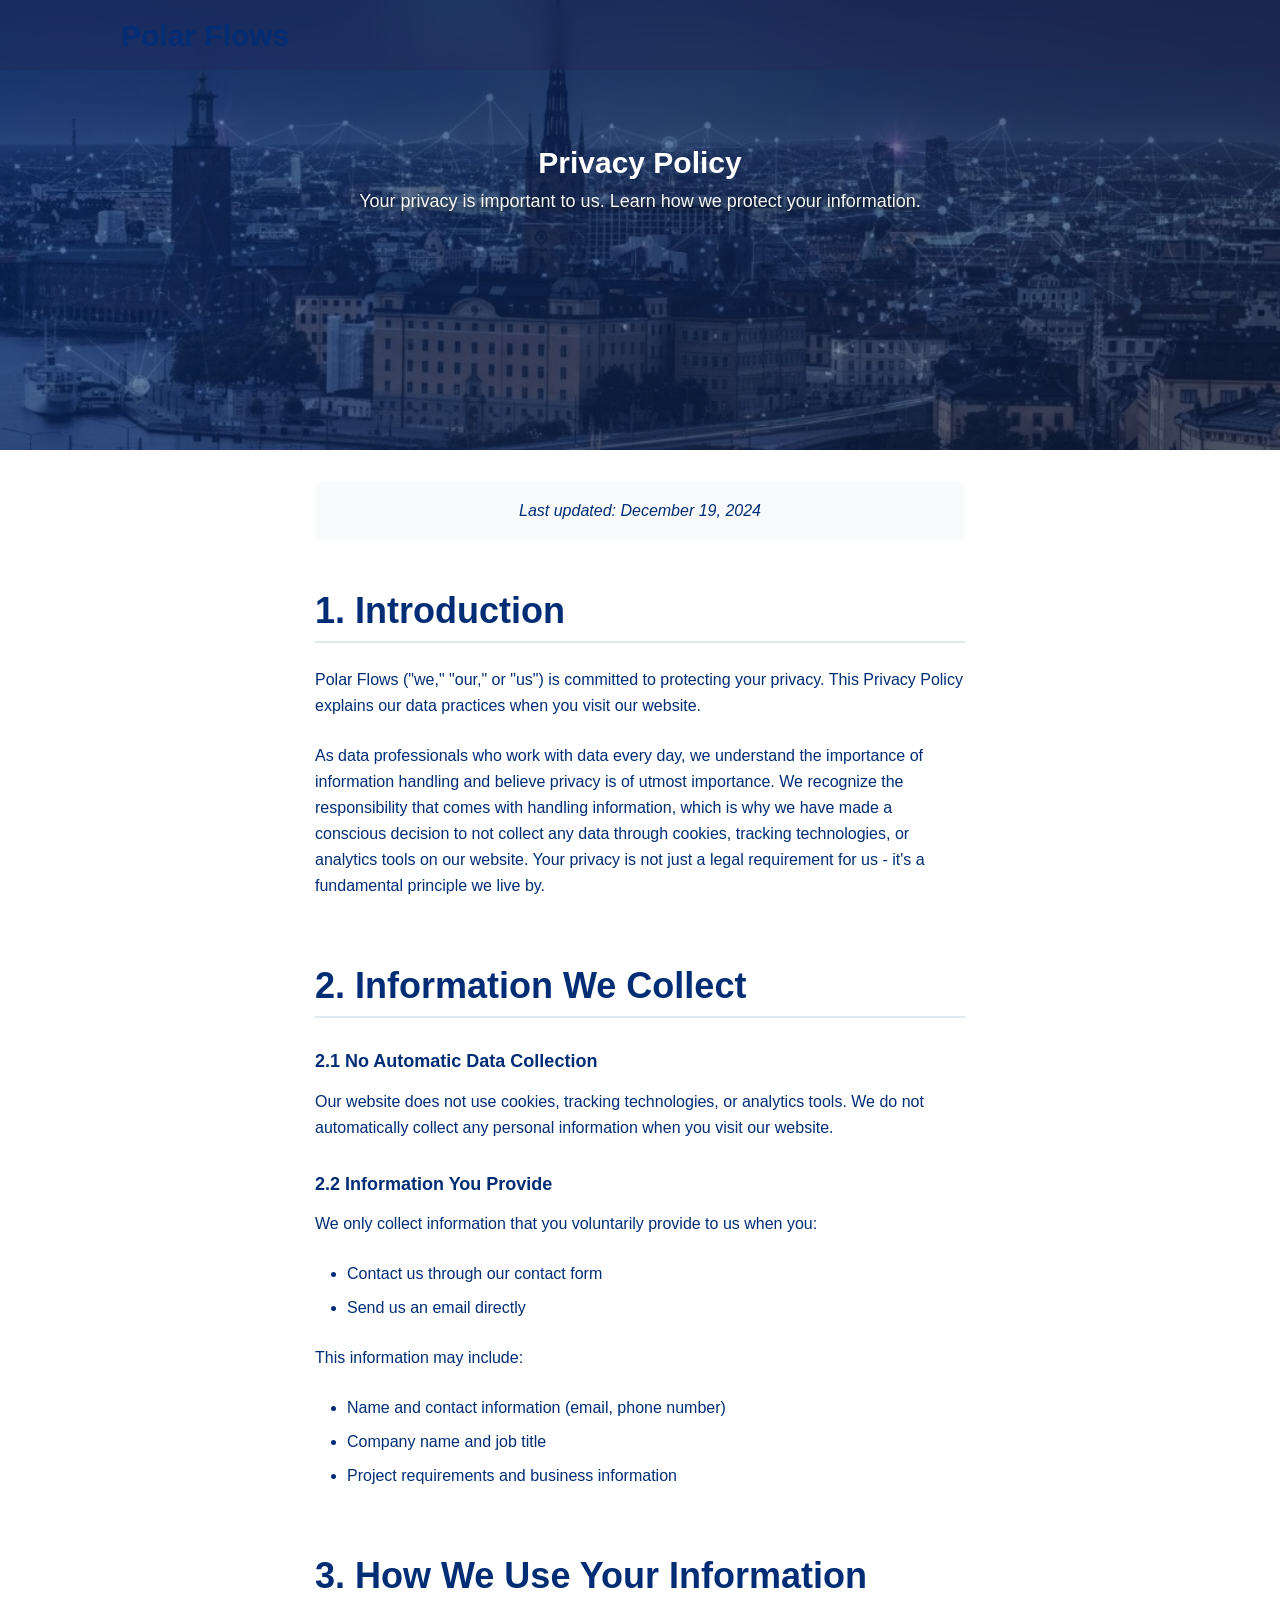
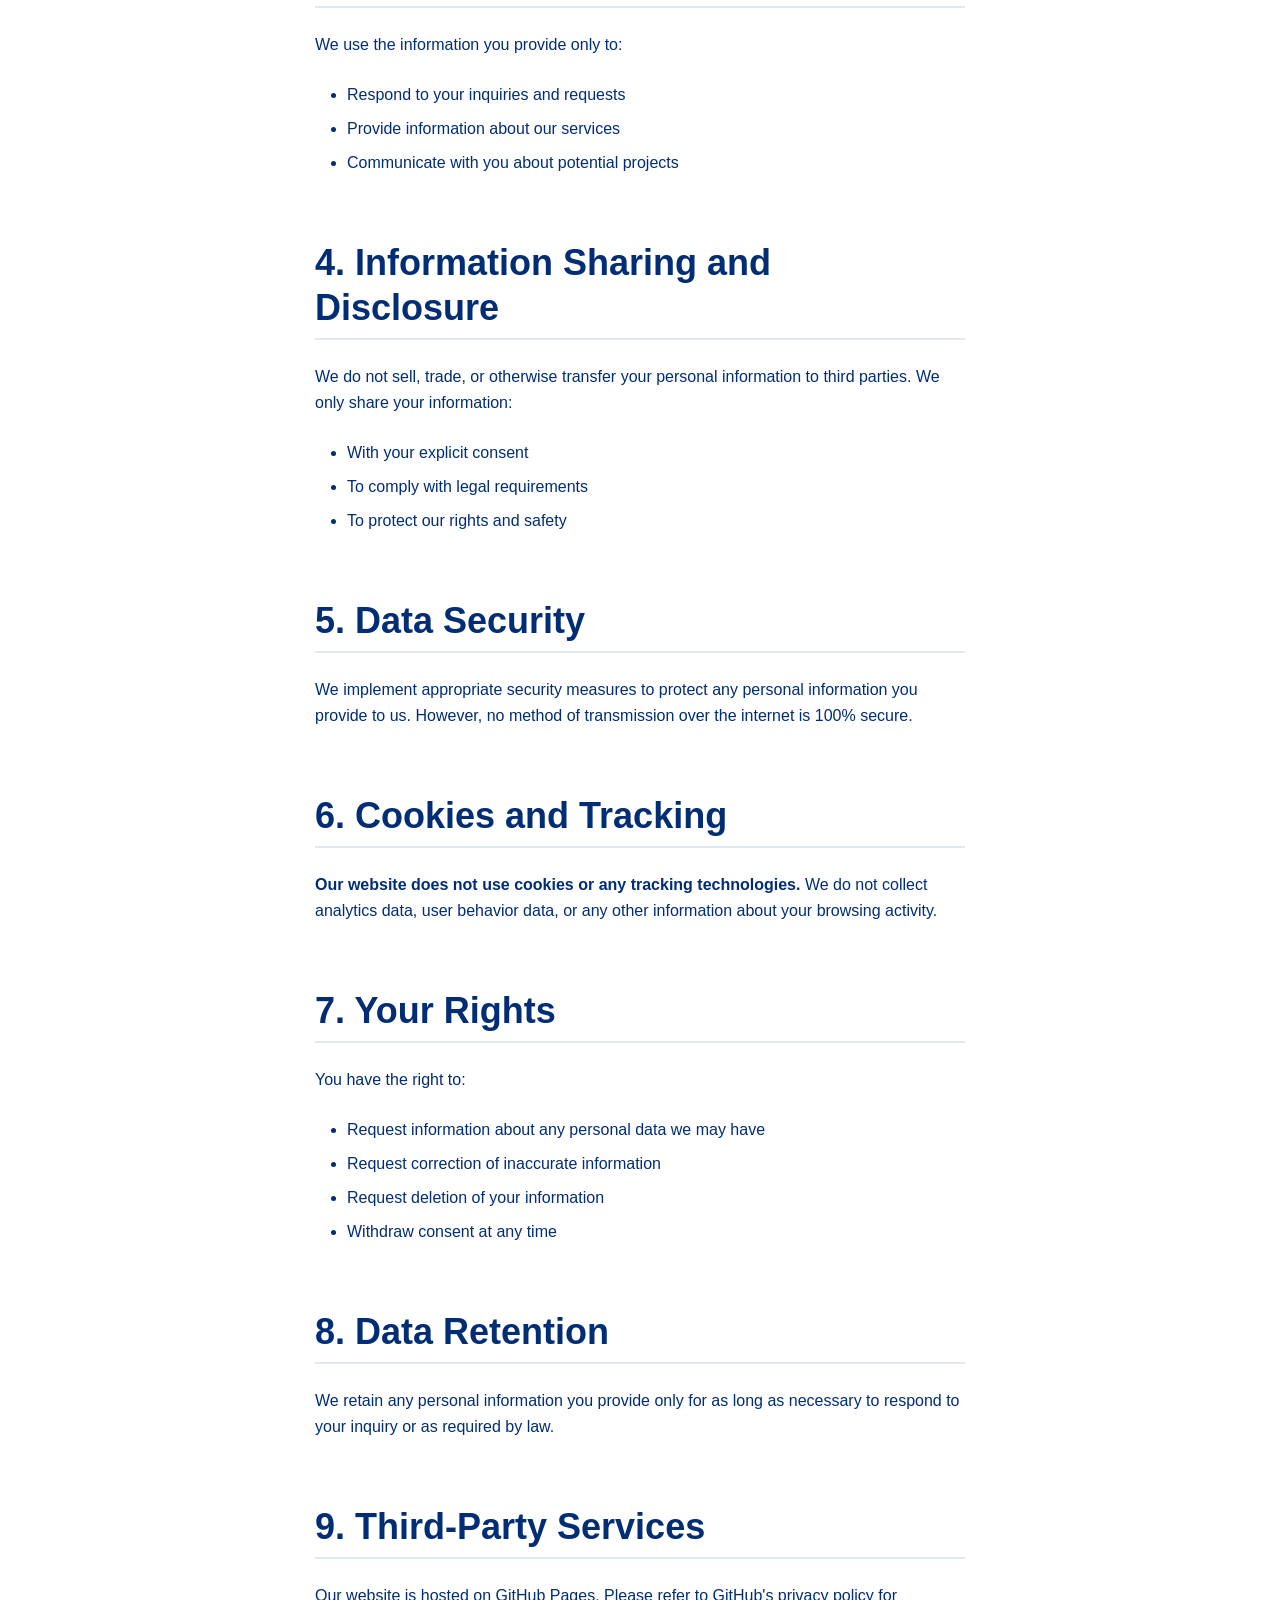
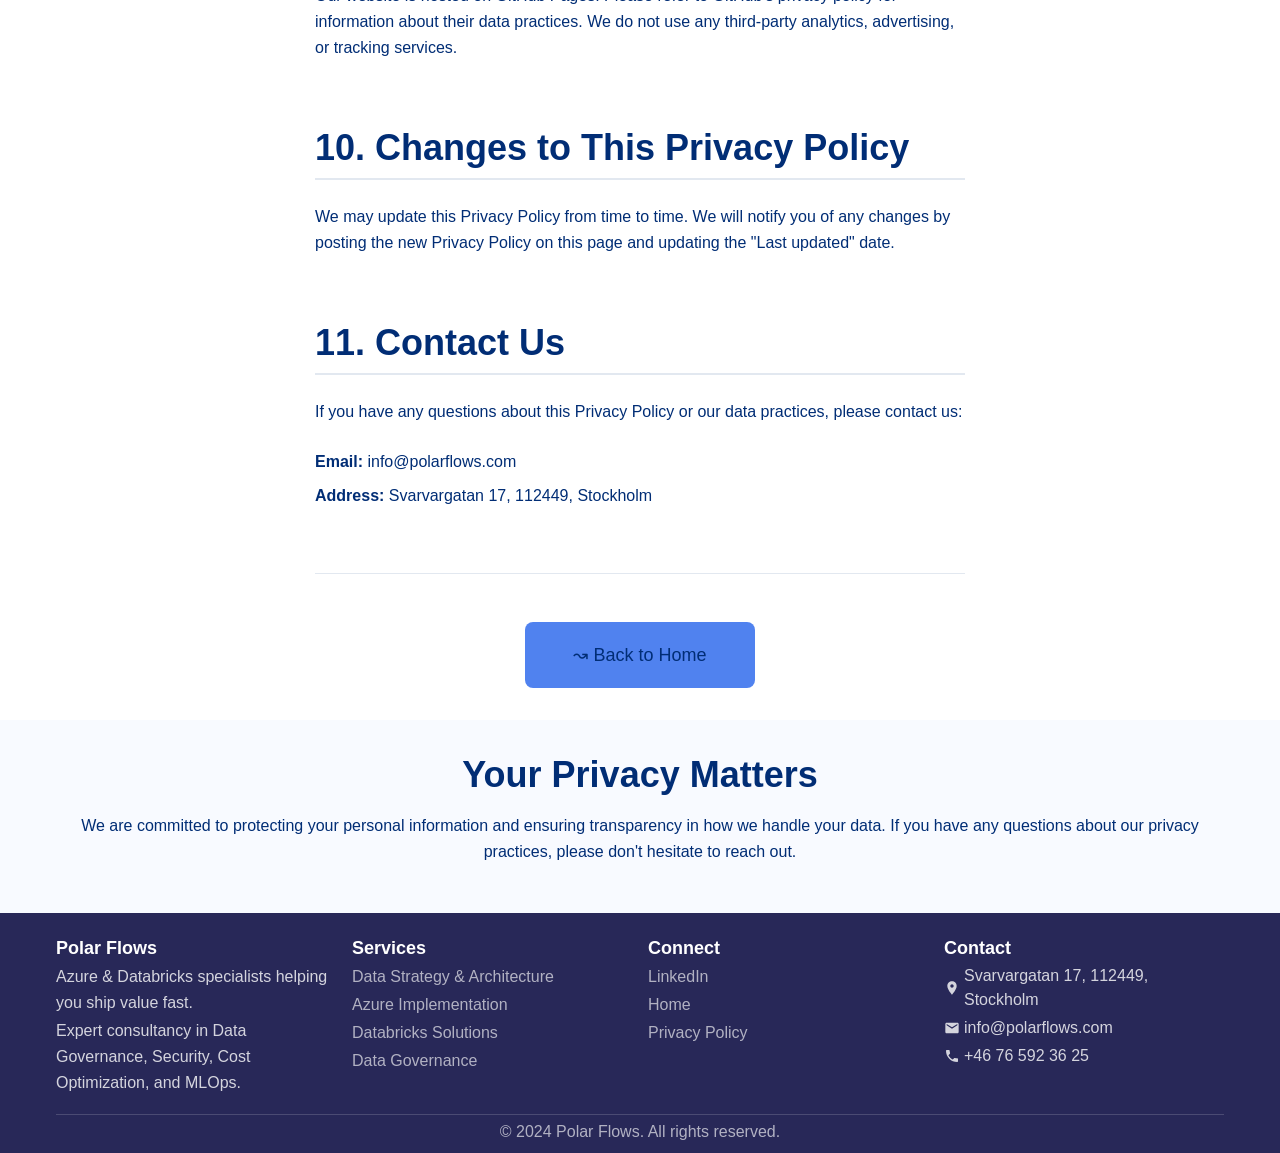
<file: privacy-policy.html>
<!DOCTYPE html>
<html lang="en">
<head>
    <meta charset="UTF-8">
    <meta name="viewport" content="width=device-width, initial-scale=1.0, maximum-scale=1.0, user-scalable=no">
    <title>Privacy Policy - Polar Flows</title>
    <meta name="description" content="Privacy Policy for Polar Flows - Our website does not use cookies or tracking. We only collect information you voluntarily provide.">
    <meta name="keywords" content="privacy policy, data protection, Polar Flows, Azure, Databricks">
    <meta name="author" content="Polar Flows">
    
    <!-- Canonical URL -->
    <link rel="canonical" href="https://polarflows.com/privacy-policy">
    
    <!-- Preload critical resources -->
    <link rel="preload" href="assets/css/main.css" as="style">
    <link rel="preload" href="assets/js/main.js" as="script">
    
    <!-- Stylesheets -->
    <link rel="stylesheet" href="assets/css/tokens.css">
    <link rel="stylesheet" href="assets/css/main.css">
    
    <!-- Favicon -->
    <link rel="icon" type="image/png" href="assets/img/polarflows/Polarflows-logo.png">
    <link rel="icon" type="image/png" sizes="32x32" href="assets/img/polarflows/Polarflows-logo.png">
    <link rel="icon" type="image/png" sizes="16x16" href="assets/img/polarflows/Polarflows-logo.png">
    <link rel="apple-touch-icon" href="assets/img/polarflows/Polarflows-logo.png">
    
    <!-- Manifest -->
    <link rel="manifest" href="manifest.webmanifest">
    
    <!-- Open Graph / Facebook -->
    <meta property="og:type" content="website">
    <meta property="og:url" content="https://polarflows.com/privacy-policy">
    <meta property="og:title" content="Privacy Policy - Polar Flows">
    <meta property="og:description" content="Privacy Policy for Polar Flows - Our website does not use cookies or tracking. We only collect information you voluntarily provide.">
    <meta property="og:image" content="https://polarflows.com/assets/img/og-image.jpg">
    
    <!-- Twitter -->
    <meta property="twitter:card" content="summary_large_image">
    <meta property="twitter:url" content="https://polarflows.com/privacy-policy">
    <meta property="twitter:title" content="Privacy Policy - Polar Flows">
    <meta property="twitter:description" content="Privacy Policy for Polar Flows - Our website does not use cookies or tracking. We only collect information you voluntarily provide.">
    <meta property="twitter:image" content="https://polarflows.com/assets/img/og-image.jpg">
    
    <!-- Structured Data -->
    <script type="application/ld+json">
    {
        "@context": "https://schema.org",
        "@type": "WebPage",
        "name": "Privacy Policy",
        "description": "Privacy Policy for Polar Flows",
        "url": "https://polarflows.com/privacy-policy",
        "publisher": {
            "@type": "Organization",
            "name": "Polar Flows",
            "logo": {
                "@type": "ImageObject",
                "url": "assets/img/polarflows/Polarflows-logo.png"
            }
        }
    }
    </script>
</head>
<body id="top">
    <!-- Skip to content link for accessibility -->
    <a href="#main-content" class="skip-link">Skip to main content</a>
    
    <!-- Navigation -->
    <nav class="navbar" role="navigation" aria-label="Main navigation">
        <div class="container navbar-container">
            <a href="index.html" class="navbar-brand" aria-label="Polar Flows Home">
                <img src="assets/img/polarflows/Polarflows-logo.png" alt="Polar Flows logo" class="navbar-logo" width="36" height="36">
                <span>Polar Flows</span>
            </a>
            
            <ul class="navbar-nav" role="menubar">
                <li role="none"><a href="index.html#services" role="menuitem">Services</a></li>
                <li role="none"><a href="index.html#about" role="menuitem">About</a></li>
                <li role="none"><a href="index.html#journey" role="menuitem">Journey</a></li>
                <li role="none"><a href="index.html#team" role="menuitem">Team</a></li>
                <li role="none"><a href="contact.html" role="menuitem">Contact</a></li>
            </ul>
            
            <button class="navbar-toggle" aria-label="Toggle navigation menu" aria-expanded="false" aria-controls="navbar-nav">
                <span></span>
                <span></span>
                <span></span>
            </button>
        </div>
    </nav>

    <!-- Main content -->
    <main id="main-content" class="privacy-page">
        <!-- Hero Section -->
        <section class="hero" aria-labelledby="hero-title">
            <div class="container">
                <div class="hero-content scroll-animate">
                    <h1 id="hero-title" class="hero-title">Privacy Policy</h1>
                    <p class="hero-subtitle">Your privacy is important to us. Learn how we protect your information.</p>
                </div>
            </div>
        </section>

        <!-- Privacy Policy Content -->
        <section class="section services privacy-content">
            <div class="container">
                <div class="privacy-text scroll-animate">
                    <p class="last-updated">Last updated: <time datetime="2024-12-19">December 19, 2024</time></p>
                    
                    <h2>1. Introduction</h2>
                    <p>Polar Flows ("we," "our," or "us") is committed to protecting your privacy. This Privacy Policy explains our data practices when you visit our website.</p>
                    <p>As data professionals who work with data every day, we understand the importance of information handling and believe privacy is of utmost importance. We recognize the responsibility that comes with handling information, which is why we have made a conscious decision to not collect any data through cookies, tracking technologies, or analytics tools on our website. Your privacy is not just a legal requirement for us - it's a fundamental principle we live by.</p>
                    
                    <h2>2. Information We Collect</h2>
                    <h3>2.1 No Automatic Data Collection</h3>
                    <p>Our website does not use cookies, tracking technologies, or analytics tools. We do not automatically collect any personal information when you visit our website.</p>
                    
                    <h3>2.2 Information You Provide</h3>
                    <p>We only collect information that you voluntarily provide to us when you:</p>
                    <ul>
                        <li>Contact us through our contact form</li>
                        <li>Send us an email directly</li>
                    </ul>
                    <p>This information may include:</p>
                    <ul>
                        <li>Name and contact information (email, phone number)</li>
                        <li>Company name and job title</li>
                        <li>Project requirements and business information</li>
                    </ul>
                    
                    <h2>3. How We Use Your Information</h2>
                    <p>We use the information you provide only to:</p>
                    <ul>
                        <li>Respond to your inquiries and requests</li>
                        <li>Provide information about our services</li>
                        <li>Communicate with you about potential projects</li>
                    </ul>
                    
                    <h2>4. Information Sharing and Disclosure</h2>
                    <p>We do not sell, trade, or otherwise transfer your personal information to third parties. We only share your information:</p>
                    <ul>
                        <li>With your explicit consent</li>
                        <li>To comply with legal requirements</li>
                        <li>To protect our rights and safety</li>
                    </ul>
                    
                    <h2>5. Data Security</h2>
                    <p>We implement appropriate security measures to protect any personal information you provide to us. However, no method of transmission over the internet is 100% secure.</p>
                    
                    <h2>6. Cookies and Tracking</h2>
                    <p><strong>Our website does not use cookies or any tracking technologies.</strong> We do not collect analytics data, user behavior data, or any other information about your browsing activity.</p>
                    
                    <h2>7. Your Rights</h2>
                    <p>You have the right to:</p>
                    <ul>
                        <li>Request information about any personal data we may have</li>
                        <li>Request correction of inaccurate information</li>
                        <li>Request deletion of your information</li>
                        <li>Withdraw consent at any time</li>
                    </ul>
                    
                    <h2>8. Data Retention</h2>
                    <p>We retain any personal information you provide only for as long as necessary to respond to your inquiry or as required by law.</p>
                    
                    <h2>9. Third-Party Services</h2>
                    <p>Our website is hosted on GitHub Pages. Please refer to GitHub's privacy policy for information about their data practices. We do not use any third-party analytics, advertising, or tracking services.</p>
                    
                    <h2>10. Changes to This Privacy Policy</h2>
                    <p>We may update this Privacy Policy from time to time. We will notify you of any changes by posting the new Privacy Policy on this page and updating the "Last updated" date.</p>
                    
                    <h2>11. Contact Us</h2>
                    <p>If you have any questions about this Privacy Policy or our data practices, please contact us:</p>
                    <div class="contact-info">
                        <p><strong>Email:</strong> <a href="mailto:info@polarflows.com">info@polarflows.com</a></p>
                        <p><strong>Address:</strong> Svarvargatan 17, 112449, Stockholm</p>
                    </div>
                    
                    <div class="back-to-home">
                        <a href="index.html" class="btn btn-primary btn-large">↝ Back to Home</a>
                    </div>
                </div>
            </div>
        </section>
        
        <!-- Additional Info Section -->
        <section class="section value-props">
            <div class="container">
                <div class="text-center scroll-animate">
                    <h2>Your Privacy Matters</h2>
                    <p>We are committed to protecting your personal information and ensuring transparency in how we handle your data. If you have any questions about our privacy practices, please don't hesitate to reach out.</p>
                </div>
            </div>
        </section>
    </main>

    <!-- Footer -->
    <footer class="footer" role="contentinfo">
        <div class="container">
            <div class="footer-content">
                <div class="footer-section">
                    <h3>Polar Flows</h3>
                    <p>Azure & Databricks specialists helping you ship value fast.</p>
                    <p>Expert consultancy in Data Governance, Security, Cost Optimization, and MLOps.</p>
                </div>
                
                <div class="footer-section">
                    <h3>Services</h3>
                    <p><a href="index.html#services">Data Strategy & Architecture</a></p>
                    <p><a href="index.html#services">Azure Implementation</a></p>
                    <p><a href="index.html#services">Databricks Solutions</a></p>
                    <p><a href="index.html#services">Data Governance</a></p>
                </div>
                
                <div class="footer-section">
                    <h3>Connect</h3>
                    <p><a href="https://www.linkedin.com/company/polar-flows" target="_blank" rel="noopener noreferrer">LinkedIn</a></p>
                    <p><a href="index.html">Home</a></p>
                    <p><a href="privacy-policy.html">Privacy Policy</a></p>
                </div>
                
                <div class="footer-section">
                    <h3>Contact</h3>
                    <div class="contact-info">
                        <div class="contact-item">
                            <svg class="contact-icon" width="16" height="16" viewBox="0 0 24 24" fill="currentColor">
                                <path d="M12 2C8.13 2 5 5.13 5 9c0 5.25 7 13 7 13s7-7.75 7-13c0-3.87-3.13-7-7-7zm0 9.5c-1.38 0-2.5-1.12-2.5-2.5s1.12-2.5 2.5-2.5 2.5 1.12 2.5 2.5-1.12 2.5-2.5 2.5z"/>
                            </svg>
                            <span>Svarvargatan 17, 112449, Stockholm</span>
                        </div>
                        <div class="contact-item">
                            <svg class="contact-icon" width="16" height="16" viewBox="0 0 24 24" fill="currentColor">
                                <path d="M20 4H4c-1.1 0-1.99.9-1.99 2L2 18c0 1.1.9 2 2 2h16c1.1 0 2-.9 2-2V6c0-1.1-.9-2-2-2zm0 4l-8 5-8-5V6l8 5 8-5v2z"/>
                            </svg>
                            <span>info@polarflows.com</span>
                        </div>
                        <div class="contact-item">
                            <svg class="contact-icon" width="16" height="16" viewBox="0 0 24 24" fill="currentColor">
                                <path d="M6.62 10.79c1.44 2.83 3.76 5.14 6.59 6.59l2.2-2.2c.27-.27.67-.36 1.02-.24 1.12.37 2.33.57 3.57.57.55 0 1 .45 1 1V20c0 .55-.45 1-1 1-9.39 0-17-7.61-17-17 0-.55.45-1 1-1h3.5c.55 0 1 .45 1 1 0 1.25.2 2.45.57 3.57.11.35.03.74-.25 1.02l-2.2 2.2z"/>
                            </svg>
                            <span>+46 76 592 36 25</span>
                        </div>
                    </div>
                </div>
            </div>
            
            <div class="footer-bottom">
                <p>&copy; 2024 Polar Flows. All rights reserved.</p>
            </div>
        </div>
    </footer>

    <!-- Back to top button -->
    <a href="#main-content" class="back-to-top" aria-label="Back to top">↑</a>

    <!-- Scripts -->
    <script type="module" src="assets/js/main.js"></script>
</body>
</html>
</file>
<file: assets/css/main.css>
/* ==========================================================================
   Main Stylesheet - Polar Flows
   ========================================================================== */

@import 'tokens.css';

/* ===== CSS Reset & Base Styles ===== */
*,
*::before,
*::after {
  box-sizing: border-box;
  margin: 0;
  padding: 0;
}

html {
  scroll-behavior: smooth;
  font-size: 16px;
  line-height: var(--pf-line-height-normal);
}

/* Enhanced smooth scrolling */
html {
  scroll-behavior: smooth;
  scroll-padding-top: 100px; /* Account for fixed navbar */
}

/* Custom scrollbar for webkit browsers */
::-webkit-scrollbar {
  width: 8px;
}

::-webkit-scrollbar-track {
  background: var(--pf-bg-secondary);
}

::-webkit-scrollbar-thumb {
  background: var(--pf-primary);
  border-radius: 4px;
}

::-webkit-scrollbar-thumb:hover {
  background: var(--pf-primary-dark);
}

body {
  font-family: 'Roboto', -apple-system, BlinkMacSystemFont, 'Segoe UI', Oxygen, Ubuntu, Cantarell, sans-serif;
  font-size: var(--pf-font-size-base);
  font-weight: 400;
  line-height: var(--pf-line-height-normal);
  color: var(--pf-text-primary, #012d75);
  background-color: var(--pf-bg-primary, #ffffff);
  -webkit-font-smoothing: antialiased;
  -moz-osx-font-smoothing: grayscale;
  /* Mobile optimization */
  -webkit-text-size-adjust: 100%;
  -ms-text-size-adjust: 100%;
  text-size-adjust: 100%;
}

/* ===== iOS Compatibility Fix for Older Versions ===== */
/* Direct targeting of older iOS Safari versions */
/* This will apply to all browsers, but modern browsers will override with CSS custom properties */

/* Force dark text for all elements except hero section, footer, and mobile menu */
body,
h1, h2, h3, h4, h5, h6,
p,
div,
span,
section,
article,
aside,
main,
header,
nav,
ul, ol, li,
a,
button,
input,
textarea,
label,
.form-label,
.value-prop-description,
.service-description,
.testimonial-author,
.testimonial-company,
.about-content p,
.journey-description,
.journey-steps li,
.team-card .team-name,
.team-card .team-role,
.team-card .team-bio,
.contact-cta,
.form-help,
.faq-item p,
.modal-content h2,
.modal-content p,
.privacy-text h3,
.privacy-text li,
.partnership-name {
  color: #012d75 !important;
}

/* Force white text in hero section, footer, and mobile menu */
.hero,
.hero *,
.hero-title-gray,
.hero-title-white,
.hero-subtitle,
.hero-content,
.hero-content *,
.footer,
.footer *,
.footer-section h3,
.footer-section p,
.footer-section a,
.footer .contact-icon,
.footer .contact-item span,
.footer-bottom,
.footer-bottom p,
.navbar-nav a {
  color: #ffffff !important;
}

/* Force white background for body */
body {
  background-color: #ffffff !important;
}

/* Force dark text for secondary/muted text */
.testimonial-text,
.privacy-text .last-updated,
.testimonial-company,
.form-help {
  color: #123456 !important;
}

/* Ensure hero section background is preserved */
.hero {
  background-color: transparent !important;
}

/* Override any white text that might be inherited, except hero, footer, and mobile menu */
*:not(.hero):not(.hero *):not(.footer):not(.footer *):not(.navbar-nav):not(.navbar-nav *) {
  color: #012d75 !important;
}

/* ===== Typography ===== */
h1, h2, h3, h4, h5, h6 {
  font-weight: var(--pf-font-weight-bold);
  line-height: var(--pf-line-height-tight);
  margin-bottom: var(--pf-space-md);
  color: var(--pf-text-primary, #012d75);
  /* Mobile optimization */
  word-wrap: break-word;
  overflow-wrap: break-word;
}

h1 { font-size: var(--pf-font-size-4xl); }
h2 { font-size: var(--pf-font-size-3xl); }
h3 { font-size: var(--pf-font-size-2xl); }
h4 { font-size: var(--pf-font-size-xl); }
h5 { font-size: var(--pf-font-size-lg); }
h6 { font-size: var(--pf-font-size-base); }

/* Mobile-first typography scaling */
@media (min-width: 768px) {
  h1 { font-size: var(--pf-font-size-5xl); }
  h2 { font-size: var(--pf-font-size-4xl); }
  h3 { font-size: var(--pf-font-size-3xl); }
  h4 { font-size: var(--pf-font-size-2xl); }
  h5 { font-size: var(--pf-font-size-xl); }
  h6 { font-size: var(--pf-font-size-lg); }
}

p {
  margin-bottom: var(--pf-space-md);
  color: var(--pf-text-primary, #012d75);
  /* Mobile optimization */
  line-height: var(--pf-line-height-relaxed);
}

a {
  color: var(--pf-primary);
  text-decoration: none;
  transition: color var(--pf-transition-fast);
  /* Mobile optimization */
  -webkit-tap-highlight-color: transparent;
}

a:hover,
a:focus {
  color: var(--pf-primary-dark);
  text-decoration: underline;
}

/* ===== Layout & Containers ===== */
.container {
  width: 100%;
  max-width: 1200px;
  margin: 0 auto;
  padding: 0 var(--pf-space-md);
}

.container-wide {
  width: 100%;
  max-width: 1400px;
  margin: 0 auto;
  padding: 0 var(--pf-space-md);
}

/* Mobile-first container padding */
@media (max-width: 767px) {
  .container,
  .container-wide {
    padding: 0 var(--pf-space-sm);
  }
}

.section {
  padding: var(--pf-space-2xl) 0;
}

.section-sm {
  padding: var(--pf-space-xl) 0;
}

.section-lg {
  padding: var(--pf-space-3xl) 0;
}

/* Desktop section padding */
@media (min-width: 768px) {
  .section {
    padding: var(--pf-space-4xl) 0;
  }
  
  .section-sm {
    padding: var(--pf-space-2xl) 0;
  }
  
  .section-lg {
    padding: var(--pf-space-4xl) 0;
  }
}

/* ===== Grid System ===== */
.grid {
  display: grid;
  gap: var(--pf-space-lg);
}

/* Mobile-first: single column by default */
.grid-2, .grid-3, .grid-4 {
  grid-template-columns: 1fr;
}

/* Tablet: 2 columns */
@media (min-width: 768px) {
  .grid-2 {
    grid-template-columns: repeat(2, 1fr);
  }
}

/* Desktop: 3-4 columns */
@media (min-width: 992px) {
  .grid-3 {
    grid-template-columns: repeat(3, 1fr);
  }
  
  .grid-4 {
    grid-template-columns: repeat(4, 1fr);
  }
}

/* ===== Buttons ===== */
.btn {
  display: inline-flex;
  align-items: center;
  justify-content: center;
  padding: var(--pf-space-md) var(--pf-space-xl);
  font-size: var(--pf-font-size-lg);
  font-weight: var(--pf-font-weight-medium);
  line-height: 1;
  text-decoration: none;
  border: 2px solid transparent;
  border-radius: var(--pf-radius-lg);
  cursor: pointer;
  transition: all var(--pf-transition-fast);
  min-height: 52px;
  /* Mobile optimization */
  -webkit-tap-highlight-color: transparent;
  touch-action: manipulation;
  user-select: none;
}

/* Mobile button sizing */
@media (max-width: 767px) {
  .btn {
    padding: var(--pf-space-lg) var(--pf-space-xl);
    min-height: 56px; /* Touch-friendly minimum */
    font-size: var(--pf-font-size-base);
    width: 100%; /* Full width on mobile */
    max-width: 300px; /* But not too wide */
  }

  /* Ensure journey buttons are centered on the smallest screens */
  .journey-card .btn {
    display: block;
    margin-left: auto;
    margin-right: auto;
  }
}

.btn-primary {
  background-color: rgba(37, 99, 235, 0.8);
  color: var(--pf-white);
  border: none;
}

.btn-primary:hover,
.btn-primary:focus {
  background-color: var(--pf-primary);
  color: var(--pf-white);
  text-decoration: none;
}

.btn-secondary {
  background-color: rgba(37, 99, 235, 0.8);
  color: var(--pf-white);
  border: none;
}

.btn-secondary:hover,
.btn-secondary:focus {
  background-color: var(--pf-primary);
  color: var(--pf-white);
  text-decoration: none;
}

/* Back to Home Button */
.back-to-home {
  margin-top: 2rem;
  text-align: center;
}

.back-to-home .btn {
  display: inline-flex;
  align-items: center;
  gap: 0.5rem;
  font-size: 0.9rem;
  padding: 0.75rem 1.5rem;
}

.btn-large {
  padding: var(--pf-space-lg) var(--pf-space-2xl);
  font-size: var(--pf-font-size-2xl);
  min-height: 64px;
}

/* Mobile large button */
@media (max-width: 767px) {
  .btn-large {
    padding: var(--pf-space-xl) var(--pf-space-2xl);
    font-size: var(--pf-font-size-xl);
    min-height: 60px;
  }
  
  /* Contact form buttons mobile optimization */
  .contact-page .form-group .btn {
    width: 100%;
    margin-bottom: var(--pf-space-sm);
    padding: var(--pf-space-lg) var(--pf-space-xl);
    font-size: var(--pf-font-size-base);
    min-height: 48px;
  }
  
  .contact-page .form-group .btn:last-child {
    margin-bottom: 0;
  }
}

/* ===== Logo Transition Container ===== */
.logo-transition-container {
  position: fixed;
  top: 0;
  left: 0;
  width: 100%;
  height: 100vh;
  pointer-events: none;
  z-index: 1021;
}

.transition-logo {
  position: absolute;
  top: 15%; /* Default position - JavaScript will override with safe position */
  left: 50%;
  transform: translate(-50%, -50%);
  width: 100%;
  max-width: min(600px, 70vw);
  min-width: 200px;
  height: auto;
  opacity: 0; /* Initially hidden until JavaScript calculates position */
  filter: drop-shadow(0 2px 4px rgba(0, 0, 0, 0.3));
  z-index: 500; /* Much lower than navbar (1020) and mobile menu (1030) */
  /* No CSS transition - handled by JavaScript for scroll-based animation */
}

/* Initial state - logo in hero position (higher up) */
.transition-logo.in-hero {
  top: 15%; /* Default position - JavaScript will override with safe position */
  left: 50%;
  transform: translate(-50%, -50%);
  width: 100%;
  max-width: min(600px, 70vw);
  min-width: 200px;
  height: auto;
}


.transition-logo.in-navbar {
  top: 10px;
  left: 20px;
  transform: translateX(0);
  width: auto;
  height: 60px;
  max-width: none;
  min-width: auto;
}

/* Hide navbar logo when transition logo is active */
.transition-logo.in-navbar ~ * .navbar-logo {
  opacity: 0;
  visibility: hidden;
}

/* ===== Navigation ===== */
.navbar {
  position: fixed;
  top: 0;
  left: 0;
  right: 0;
  background-color: rgba(40, 40, 88, 0.3);
  -webkit-backdrop-filter: blur(8px);
  backdrop-filter: blur(8px);
  border-bottom: 1px solid rgba(40, 40, 88, 0.2);
  z-index: var(--pf-z-sticky);
  transition: all var(--pf-transition-normal);
  color: var(--pf-white);
  height: 70px;
}

.navbar.nav--scrolled {
  background-color: rgb(40, 40, 88);
  box-shadow: 0 6px 20px rgba(40, 40, 88, 0.1);
}

.navbar-container {
  display: flex;
  align-items: center;
  justify-content: space-between;
  padding: 0 var(--pf-space-md);
  position: relative;
  width: 100%;
  max-width: 1200px;
  margin: 0 auto;
  height: 70px;
}

.navbar-brand {
  display: flex;
  align-items: center;
  font-size: var(--pf-font-size-3xl);
  font-weight: var(--pf-font-weight-bold);
  color: var(--pf-white);
  text-decoration: none;
  /* Simple hover effect to change text color */
  transition: color var(--pf-transition-fast);
}

.navbar-brand:hover {
  color: rgba(255, 255, 255, 0.8);
}

.navbar-logo {
  height: 75px;
  width: auto;
  margin-right: 0;
  padding: 10px 0 0 0;
  display: flex;
  align-items: center;
  opacity: 0;
  visibility: hidden;
  transition: all var(--pf-transition-normal);
}

.navbar-nav {
  display: flex;
  list-style: none;
  margin: 0;
  padding: 0;
  gap: var(--pf-space-lg);
  align-items: center;
}

.navbar-nav a {
  color: var(--pf-white);
  text-decoration: none;
  font-size: var(--pf-font-size-xl);
  font-weight: var(--pf-font-weight-medium);
  padding: var(--pf-space-sm) var(--pf-space-md);
  border-radius: var(--pf-radius-md);
  transition: all var(--pf-transition-fast);
  /* Mobile optimization */
  -webkit-tap-highlight-color: transparent;
  touch-action: manipulation;
}

.navbar-nav a:hover,
.navbar-nav a:focus {
  background-color: rgba(255, 255, 255, 0.1);
  color: var(--pf-white);
}

.navbar-toggle {
  display: none;
  flex-direction: column;
  align-items: center;
  justify-content: center;
  width: 44px; /* Touch-friendly size */
  height: 44px; /* Touch-friendly size */
  background: none;
  border: none;
  cursor: pointer;
  padding: var(--pf-space-xs);
  position: relative;
  z-index: 1001;
  /* Mobile optimization */
  -webkit-tap-highlight-color: transparent;
  touch-action: manipulation;
}

.navbar-toggle span {
  width: 25px;
  height: 3px;
  background-color: var(--pf-white);
  margin: 2px 0;
  transition: var(--pf-transition-fast);
  border-radius: 2px;
}

.navbar-toggle.active span:nth-child(1) {
  transform: rotate(45deg) translate(5px, 5px);
}

.navbar-toggle.active span:nth-child(2) {
  opacity: 0;
}

.navbar-toggle.active span:nth-child(3) {
  transform: rotate(-45deg) translate(7px, -6px);
}

/* Hide mobile menu button on non-home pages */
body:not(.home-page) .navbar-toggle {
  display: none !important;
}

/* Back to home button for non-home pages */
.navbar-back-home {
  display: none;
  flex-direction: column;
  align-items: center;
  justify-content: center;
  width: 44px; /* Touch-friendly size */
  height: 44px; /* Touch-friendly size */
  background: none;
  border: none;
  cursor: pointer;
  padding: var(--pf-space-xs);
  position: relative;
  z-index: 1001;
  color: var(--pf-white);
  transition: var(--pf-transition-fast);
  /* Mobile optimization */
  -webkit-tap-highlight-color: transparent;
  touch-action: manipulation;
}

.navbar-back-home:hover {
  color: rgba(255, 255, 255, 0.8);
}

.navbar-back-home:focus {
  outline: 2px solid var(--pf-white);
  outline-offset: 2px;
}

/* Show back to home button on non-home pages */
body:not(.home-page) .navbar-back-home {
  display: flex;
}

/* Hide mobile menu on non-home pages */
body:not(.home-page) .navbar-nav {
  display: none !important;
}

/* Small logo for non-home pages */
.navbar-small-logo {
  position: fixed;
  z-index: 1020;
  pointer-events: none;
  display: none;
  padding: 0 !important;
  margin: 0 !important;
  box-sizing: border-box !important;
}

.navbar-small-logo .small-logo {
  width: 100%;
  height: 100%;
  object-fit: contain;
}

/* Show small logo on non-home pages */
body:not(.home-page) .navbar-small-logo {
  display: block;
}


/* Small desktop navigation - narrow windows */
@media (max-width: 1200px) and (min-width: 1024px) {
  .navbar-container {
    padding: 0 var(--pf-space-md);
    height: 70px;
  }
  
  .navbar-nav {
    gap: var(--pf-space-lg);
  }
  
  .navbar-nav a {
    font-size: var(--pf-font-size-lg);
    padding: var(--pf-space-sm) var(--pf-space-sm);
  }
}

/* Tablet navigation - intermediate breakpoint */
@media (max-width: 1023px) and (min-width: 901px) {
  .navbar-container {
    padding: 0 var(--pf-space-sm);
    height: 70px;
  }
  
  .navbar-brand {
    font-size: var(--pf-font-size-2xl);
  }
  
  .navbar-logo {
    height: 70px;
    width: auto;
    margin-right: 0;
    padding: 10px 0 0 0;
    display: flex;
    align-items: center;
  }
  
  
  .transition-logo.in-navbar {
    height: 55px;
    top: 8px;
    left: 15px;
  }
  
  .navbar-nav {
    gap: var(--pf-space-lg);
  }
  
  .navbar-nav a {
    font-size: var(--pf-font-size-lg);
    padding: var(--pf-space-sm) var(--pf-space-sm);
  }
}

/* Mobile navigation */
@media (max-width: 900px) {
  .navbar-toggle {
    display: flex;
  }
  
  /* Hide desktop navigation on mobile */
  .navbar-nav {
    display: flex;
    position: absolute;
    top: calc(100% + 8px);
    right: 0;
    width: auto;
    min-width: 150px;
    max-width: 50vw;
    background: linear-gradient(135deg, rgba(40, 40, 88, 0.95) 0%, rgba(40, 40, 88, 0.85) 100%);
    flex-direction: column;
    padding: var(--pf-space-sm);
    border: none;
    box-shadow: 0 8px 32px rgba(0, 0, 0, 0.25), inset 0 1px 0 rgba(255, 255, 255, 0.1);
    border-radius: var(--pf-radius-lg) 0 0 var(--pf-radius-lg);
    /* Mobile optimization */
    max-height: calc(100vh - 80px);
    overflow-y: auto;
    -webkit-overflow-scrolling: touch;
    margin-right: 0;
    z-index: 1030; /* Higher than navbar (1020) and transition logo (1010) */
    /* Ensure proper positioning */
    width: auto;
    box-sizing: border-box;
    /* Slide animation properties */
    transform: translateX(100%);
    transition: transform 0.3s ease-in-out, opacity 0.3s ease-in-out, visibility 0.3s ease-in-out;
    opacity: 0;
    visibility: hidden;
  }
  
  .navbar-nav.active {
    display: flex;
    transform: translateX(0);
    opacity: 1;
    visibility: visible;
  }
  
  .navbar-nav li {
    width: 100%;
    border-bottom: none;
  }
  
  .navbar-nav li:last-child {
    border-bottom: none;
  }
  
  .navbar-nav a {
    padding: var(--pf-space-xs) var(--pf-space-sm);
    font-size: var(--pf-font-size-lg);
    width: 100%;
    text-align: left;
    color: var(--pf-text-light, #ffffff);
    /* Better touch targets */
    min-height: 32px;
    display: flex;
    align-items: center;
    justify-content: center;
    transition: background-color var(--pf-transition-fast);
  }
  
  .navbar-nav a:hover,
  .navbar-nav a:focus {
    background-color: rgba(255, 255, 255, 0.1);
    color: var(--pf-text-light, #ffffff);
  }
  
  /* Mobile brand adjustments */
  .navbar-brand {
    font-size: var(--pf-font-size-2xl);
    margin-left: 0;
  }
  
  .navbar-logo {
    height: 65px;
    width: auto;
    margin-right: 0;
    padding: 10px 0 0 0;
    display: flex;
    align-items: center;
  }
  
  
  .transition-logo.in-navbar {
    height: 50px;
    top: 6px;
    left: 10px;
  }
  
  /* Mobile navbar container adjustments */
  .navbar-container {
    padding: 0 var(--pf-space-md);
    height: 70px;
  }
}

/* ===== Hero Section ===== */
.hero {
  padding: calc(var(--pf-space-3xl) + 100px) 0 var(--pf-space-3xl);
  background: 
    linear-gradient(135deg, rgba(1, 45, 117, 0.3) 0%, rgba(14, 30, 58, 0.3) 100%),
    url('../img/polarflows/Stockholm_modif.avif'), 
    url('../img/polarflows/Stockholm_modif.webp'), 
    url('../img/polarflows/Stockholm_modif.jpg');
  background-size: cover;
  background-position: left center;
  background-repeat: no-repeat;
  background-attachment: fixed;
  text-align: center;
  position: relative;
  overflow: hidden;
  height: 100vh; /* Fallback for older browsers */
  height: 100svh; /* Small viewport height - only visible area */
  min-height: var(--pf-hero-content-max-width);
  display: flex;
  flex-direction: column;
  justify-content: center;
}

.hero::before {
  content: '';
  position: absolute;
  top: 0;
  left: 0;
  right: 0;
  bottom: 0;
  background: linear-gradient(135deg, rgba(1, 45, 117, 0.3) 0%, rgba(14, 30, 58, 0.3) 100%);
  z-index: 1;
}

.hero-content {
  position: relative;
  z-index: 2;
}

/* Hero Logo at Top */
.hero-logo-top {
  position: absolute;
  top: 6rem;
  left: 50%;
  transform: translateX(-50%);
  z-index: 3;
  text-align: center;
}

.hero-logo-img {
  width: 100%;
  max-width: min(450px, 55vw); /* Further reduced for larger screens */
  min-width: 200px;
  height: auto;
  opacity: 0.95;
  filter: drop-shadow(0 2px 4px rgba(0, 0, 0, 0.3));
  transition: all 0.6s cubic-bezier(0.4, 0, 0.2, 1);
}



/* Scroll Indicator */
.scroll-indicator {
  position: absolute;
  bottom: 2rem;
  left: 50%;
  transform: translateX(-50%);
  z-index: 3;
  display: flex;
  flex-direction: column;
  align-items: center;
  gap: 0.5rem;
  animation: scrollBounce 2s infinite;
}

.scroll-arrow {
  display: flex;
  flex-direction: column;
  align-items: center;
  gap: 4px;
}

.scroll-arrow span {
  width: 2px;
  height: 8px;
  background-color: rgba(255, 255, 255, 0.8);
  border-radius: 1px;
  animation: scrollPulse 1.5s infinite;
}

.scroll-arrow span:nth-child(1) {
  animation-delay: 0s;
}

.scroll-arrow span:nth-child(2) {
  animation-delay: 0.2s;
}

.scroll-arrow span:nth-child(3) {
  animation-delay: 0.4s;
}

.scroll-text {
  color: rgba(255, 255, 255, 0.8);
  font-size: 1.2rem;
  font-weight: 500;
  margin: 0;
  text-shadow: 0 1px 2px rgba(0, 0, 0, 0.3);
}

/* Mobile adjustments for scroll indicator */
@media (max-width: 1030px) {
  .scroll-indicator {
    bottom: 1.5rem; /* Reduced from 2rem */
  }
  
  .scroll-text {
    font-size: 1rem; /* Reduced from 1.2rem */
  }
}

@media (max-width: 480px) {
  .scroll-indicator {
    bottom: 1rem; /* Further reduced for small mobile */
  }
  
  .scroll-text {
    font-size: 0.9rem; /* Further reduced for small mobile */
  }
}

@keyframes scrollBounce {
  0%, 20%, 50%, 80%, 100% {
    transform: translateX(-50%) translateY(0);
  }
  40% {
    transform: translateX(-50%) translateY(-10px);
  }
  60% {
    transform: translateX(-50%) translateY(-5px);
  }
}

@keyframes scrollPulse {
  0%, 100% {
    opacity: 0.4;
    transform: scaleY(1);
  }
  50% {
    opacity: 1;
    transform: scaleY(1.5);
  }
}

.hero-content {
  max-width: var(--pf-hero-content-max-width);
  margin: 0 auto;
  padding: 0 var(--pf-space-md);
  width: 100%;
  box-sizing: border-box;
}

.hero-title {
  font-size: var(--pf-font-size-4xl);
  font-weight: var(--pf-font-weight-semibold);
  margin-bottom: var(--pf-space-sm);
  /* Mobile optimization */
  line-height: 1.1;
  word-wrap: break-word;
  text-align: center;
}

.hero-title-line {
  display: block;
  margin-bottom: var(--pf-space-sm);
}

.hero-title-first {
  display: inline;
}

.hero-title-second {
  display: inline;
}

/* Force single line on larger screens */
@media (min-width: 769px) {
  .hero-title-line {
    white-space: nowrap;
  }

  /* The headline needs ~662px at this font size but .hero-content caps it at
     618px (--pf-hero-content-max-width, 650px, less its 32px padding). Because
     nowrap forbids a wrap, the line overflows its block, and an overflowing
     line is anchored at the start edge rather than centred - so the whole 44px
     of overflow lands on the right and the headline reads 22px right of the
     centred subtitle. Sizing the h1 to its own text and centring that box puts
     any overflow symmetrically on both sides, so the text centres on the same
     axis as the subtitle. Font size and the single line are unchanged. */
  .hero-title {
    width: max-content;
    max-width: none;
    position: relative;
    left: 50%;
    transform: translateX(-50%);
  }
}

/* Controlled line break on smaller screens */
@media (max-width: 768px) {
  .hero-title-line {
    white-space: normal;
  }
  
  .hero-title-gray:first-child::after {
    content: " ";
  }
  
  .hero-title-white:first-of-type {
    display: block;
  }
}

.hero-title-line:first-child {
  color: #ffffff !important;
  opacity: 0.95;
  text-shadow: 0 2px 4px rgba(0, 0, 0, 0.8);
}

.hero-title-gray {
  color: var(--pf-text-light);
}

.hero-title-white {
  color: var(--pf-text-light);
  font-weight: var(--pf-font-weight-bold);
}

.hero-title-sub {
  font-size: 0.7em;
  font-weight: var(--pf-font-weight-normal);
  color: var(--pf-text-light);
  opacity: 0.8;
  text-shadow: 0 1px 2px rgba(0, 0, 0, 0.3);
}


@keyframes highlightExpand {
  to {
    transform: scaleX(1);
  }
}

.hero-title-rest {
  color: #ffffff !important;
  font-weight: var(--pf-font-weight-semibold);
  text-shadow: 0 2px 4px rgba(0, 0, 0, 0.8);
}

.hero-subtitle {
  font-size: var(--pf-font-size-xl);
  color: #ffffff !important;
  margin-bottom: var(--pf-space-lg);
  max-width: 600px;
  margin-left: auto;
  margin-right: auto;
  /* Mobile optimization */
  line-height: var(--pf-line-height-relaxed);
  opacity: 0.95;
  text-shadow: 0 2px 4px rgba(0, 0, 0, 0.8);
  word-wrap: break-word;
  overflow-wrap: break-word;
  hyphens: auto;
  -webkit-hyphens: auto;
  -ms-hyphens: auto;
}

.hero-location {
  font-size: var(--pf-font-size-lg);
  color: #ffffff !important;
  margin-bottom: var(--pf-space-lg);
  max-width: 600px;
  margin-left: auto;
  margin-right: auto;
  line-height: var(--pf-line-height-relaxed);
  text-shadow: 0 2px 4px rgba(0, 0, 0, 0.8);
  font-weight: 500;
  display: flex;
  align-items: center;
  justify-content: center;
  gap: var(--pf-space-xs);
}

.hero-location .location-icon {
  flex-shrink: 0;
  color: rgba(255, 255, 255, 0.8);
}

.hero-expertise {
  font-size: var(--pf-font-size-lg);
  color: #ffffff !important;
  margin-bottom: var(--pf-space-2xl);
  max-width: 600px;
  margin-left: auto;
  margin-right: auto;
  line-height: var(--pf-line-height-relaxed);
  text-shadow: 0 2px 4px rgba(0, 0, 0, 0.8);
  font-weight: 500;
}

.hero-actions {
  display: flex;
  gap: var(--pf-space-md);
  justify-content: center;
  flex-wrap: nowrap;
  align-items: center;
  width: fit-content;
  margin: 0 auto;
}

/* Allow button wrapping on extremely small screens */
@media (max-width: 300px) {
  .hero-actions {
    flex-wrap: wrap;
    gap: var(--pf-space-sm);
  }
}

.hero-actions .btn {
  width: 200px;
  white-space: nowrap;
  overflow: hidden;
  text-overflow: ellipsis;
  flex-shrink: 0;
}

/* Tablet hero adjustments - gradual increase */
@media (min-width: 768px) and (max-width: 899px) {
  .hero {
    padding: calc(var(--pf-space-4xl) + 80px) 0 var(--pf-space-4xl);
  }
  
  .hero-title {
    font-size: var(--pf-font-size-3xl);
  }
  
  .hero-subtitle {
    font-size: var(--pf-font-size-xl);
  }
  
  .hero-location {
    font-size: var(--pf-font-size-lg);
  }
  
  .hero-expertise {
    font-size: var(--pf-font-size-lg);
  }
  
  .hero-logo-img {
    max-width: 450px; /* Further reduced for medium screens */
  }
}

/* Medium desktop hero adjustments */
@media (min-width: 900px) and (max-width: 1023px) {
  .hero {
    padding: calc(var(--pf-space-4xl) + 80px) 0 var(--pf-space-4xl);
  }
  
  .hero-title {
    font-size: var(--pf-font-size-4xl);
  }
  
  .hero-subtitle {
    font-size: var(--pf-font-size-2xl);
  }
  
  .hero-location {
    font-size: var(--pf-font-size-xl);
  }
  
  .hero-expertise {
    font-size: var(--pf-font-size-xl);
  }
  
  .hero-logo-img {
    max-width: 550px; /* Further reduced for medium-large screens */
  }
}

/* Large desktop hero adjustments */
@media (min-width: 1024px) {
  .hero {
    padding: calc(var(--pf-space-4xl) + 80px) 0 var(--pf-space-4xl);
  }
  
  .hero-title {
    font-size: var(--pf-font-size-6xl);
  }
  
  .hero-subtitle {
    font-size: var(--pf-font-size-2xl);
  }
  
  .hero-location {
    font-size: var(--pf-font-size-xl);
  }
  
  .hero-expertise {
    font-size: var(--pf-font-size-xl);
  }
  
  .hero-logo-img {
    max-width: 600px; /* Further reduced for large screens */
  }
}

/* Mobile responsiveness for hero logo */
@media (max-width: 1030px) {
  .hero {
    min-height: var(--pf-hero-content-max-width);
    /* Keep background-attachment: fixed for static background */
    background-attachment: fixed;
    /* Ensure background is visible on mobile */
    background-size: cover;
    background-position: center center;
    background-repeat: no-repeat;
    /* Ensure proper positioning for mobile parallax */
    position: relative;
    overflow: hidden;
  }
  
  .hero-content {
    max-width: 100%;
    padding: 0 var(--pf-space-xs);
  }
  
  .hero-logo-img {
    min-width: var(--pf-logo-mobile-min-width);
    max-width: min(var(--pf-logo-mobile-max-width), 90vw);
  }
}


@media (max-width: 480px) {
  .hero {
    min-height: var(--pf-hero-content-max-width);
    /* iOS Safari specific fixes */
    background-attachment: fixed;
    background-size: cover;
    background-position: center center;
    -webkit-background-size: cover;
    -moz-background-size: cover;
    -o-background-size: cover;
  }
  
  .hero-content {
    max-width: 100%;
    padding: 0 var(--pf-space-xs);
  }
  
  .hero-logo-img {
    min-width: 320px;
    max-width: min(500px, 95vw);
  }
  
  .hero-title {
    font-size: var(--pf-font-size-xl);
  }
  
  .hero-subtitle {
    font-size: var(--pf-font-size-sm);
    line-height: 1.4;
    text-align: center;
  }
  
  .hero-location {
    font-size: var(--pf-font-size-sm);
  }
  
  .hero-expertise {
    font-size: var(--pf-font-size-sm);
  }
  
  .hero-actions .btn {
    width: 120px;
    padding: var(--pf-space-xs) var(--pf-space-xs);
    font-size: var(--pf-font-size-xs);
  }
}

/* Keep consistent button gap for all screen sizes */
@media (min-width: 300px) and (max-width: 600px) {
  .hero-actions {
    gap: var(--pf-space-md);
  }
}

/* Mobile adjustments for contact and privacy pages */
@media (max-width: 1030px) {
  .contact-page .hero,
  .privacy-page .hero {
    height: 50vh; /* Fallback for older browsers */
    height: 50svh; /* Small viewport height - only visible area */
    min-height: 250px;
  }
  
  .contact-page .hero-subtitle,
  .privacy-page .hero-subtitle {
    font-size: var(--pf-font-size-base);
  }
  
  .hero-actions .btn {
    margin: 0 auto;
  }
}

/* Short screens (low height) */
@media (max-height: 600px) {
  .hero {
    min-height: var(--pf-hero-content-max-width);
  }
}

/* Mobile responsiveness - simplified approach */
@media (max-width: 1030px) {
  .hero {
    /* Mobile uses same background as desktop - no separate element needed */
    background-position: left center;
  }
}


/* Mobile compatibility - CSS handles background for all devices */
@media (max-width: 1030px) {
  .hero {
    /* CSS background for mobile devices */
    background: 
      linear-gradient(135deg, rgba(1, 45, 117, 0.3) 0%, rgba(14, 30, 58, 0.3) 100%),
      url('/assets/img/polarflows/Stockholm_modif.avif'), 
      url('/assets/img/polarflows/Stockholm_modif.webp'), 
      url('/assets/img/polarflows/Stockholm_modif.jpg');
    background-size: cover;
    background-position: left center;
    background-repeat: no-repeat;
    background-attachment: fixed;
  }
  
  .contact-page .hero,
  .privacy-page .hero {
    /* CSS background for mobile devices */
    background: 
      linear-gradient(135deg, rgba(1, 45, 117, 0.3) 0%, rgba(14, 30, 58, 0.3) 100%),
      url('/assets/img/polarflows/Stockholm_modif.avif'), 
      url('/assets/img/polarflows/Stockholm_modif.webp'), 
      url('/assets/img/polarflows/Stockholm_modif.jpg');
    background-size: cover;
    background-position: left center;
    background-repeat: no-repeat;
    background-attachment: fixed;
  }
}

/* iOS compatibility - color background with smooth image fade-in */
@supports (-webkit-touch-callout: none) {
  .hero {
    /* Start with dark blue background, no transition */
    background-color: rgb(40, 40, 88) !important;
    background-image: none !important;
    position: relative;
    transition: none !important;
    /* Ensure iOS uses the updated min-height */
    min-height: 650px !important;
    /* Use small viewport height for iOS to account for dynamic UI bars */
    height: 100svh !important;
  }
  
  /* Contact and Privacy pages: OVERRIDE iOS behavior - use simple CSS only */
  .contact-page .hero,
  .privacy-page .hero {
    /* Override iOS rules with simple, fast background */
    background: 
      linear-gradient(135deg, rgba(1, 45, 117, 0.3) 0%, rgba(14, 30, 58, 0.3) 100%),
      url('../img/polarflows/Stockholm_modif.avif'), 
      url('../img/polarflows/Stockholm_modif.webp'), 
      url('../img/polarflows/Stockholm_modif.jpg') !important;
    background-size: cover !important;
    background-position: left center !important;
    background-repeat: no-repeat !important;
    background-attachment: scroll !important; /* Fast scrolling - no fixed attachment */
    background-color: transparent !important; /* No blue overlay */
    transition: none !important; /* No transitions */
    position: relative !important;
    min-height: 250px !important;
    height: 50vh !important; /* Simple viewport height */
    /* Override any fancy effects */
    overflow: visible !important;
    display: flex !important;
    flex-direction: column !important;
    justify-content: center !important;
  }
  
  /* Ensure hero content is above the background overlay */
  .hero .container {
    position: relative;
    z-index: 1;
  }
  
  /* When image is loaded, remove the color background (main page only) */
  .hero.image-loaded {
    background-color: transparent !important;
    background-image: none !important;
  }
}

/* Contact and Privacy pages: SIMPLE CSS ONLY - no fancy effects (non-iOS) */
.contact-page .hero,
.privacy-page .hero {
  /* Simple, fast background - no fancy effects */
  background-attachment: scroll !important; /* Fast scrolling - no fixed attachment */
  min-height: 250px !important;
  height: 50vh !important; /* Simple viewport height */
  transition: none !important; /* No transitions */
}

/* iOS background element visibility - outside @supports for broader compatibility */
.hero-background-ios {
  transition: opacity 0.5s ease-in-out !important;
}

/* ===== Value Props ===== */
.value-props {
  background-color: var(--pf-bg-section-light);
}

.value-props-grid {
  display: flex;
  flex-wrap: wrap;
  gap: var(--pf-space-lg);
  justify-content: center;
  max-width: 1200px;
  margin-left: auto;
  margin-right: auto;
}

.value-prop-card {
  background-color: var(--pf-bg-section-blue);
  padding: var(--pf-space-lg);
  border-radius: var(--pf-radius-xl);
  box-shadow: var(--pf-shadow-sm);
  transition: all var(--pf-transition-normal);
  border: 1px solid var(--pf-border-light);
  flex: 0 0 300px;
  max-width: 300px;
}

.value-prop-card:hover {
  transform: translateY(-4px);
  box-shadow: var(--pf-shadow-lg);
}

.value-prop-icon {
  width: 60px;
  height: 60px;
  border-radius: var(--pf-radius-lg);
  display: flex;
  align-items: center;
  justify-content: center;
  margin-bottom: var(--pf-space-lg);
  color: var(--pf-white);
  font-size: var(--pf-font-size-2xl);
}

.value-prop-title {
  font-size: var(--pf-font-size-lg);
  margin-bottom: var(--pf-space-md);
  color: var(--pf-text-primary);
}

.value-prop-description {
  color: var(--pf-text-primary);
  line-height: var(--pf-line-height-relaxed);
}

/* Mobile value props section */
@media (max-width: 767px) {
  .value-props-grid {
    gap: var(--pf-space-md);
    padding: 0 var(--pf-space-sm);
  }
  
  .value-prop-card {
    flex: 0 0 calc(50% - var(--pf-space-md));
    max-width: calc(50% - var(--pf-space-md));
    padding: var(--pf-space-md);
    box-shadow: none !important;
  }
  
  /* Remove hover animations on mobile */
  .value-prop-card:hover {
    transform: none !important;
    box-shadow: none !important;
  }
  
  .value-prop-icon {
    width: 40px;
    height: 40px;
    margin-bottom: var(--pf-space-sm);
  }
  
  .value-prop-title {
    font-size: var(--pf-font-size-sm);
    margin-bottom: var(--pf-space-xs);
  }
  
  .value-prop-description {
    font-size: var(--pf-font-size-xs);
    line-height: var(--pf-line-height-normal);
  }
}

/* Desktop value props */
@media (min-width: 768px) {
  .value-props-grid {
    gap: var(--pf-space-2xl);
    max-width: 1400px;
  }
  
  .value-prop-card {
    padding: var(--pf-space-xl);
  }
  
  .value-prop-title {
    font-size: var(--pf-font-size-xl);
  }
}

/* ===== Services ===== */
.services {
  background-color: #ffffff;
}

/* Main page specific services background */
.index .services {
  background-color: var(--pf-bg-section-blue);
}

.services-grid {
  display: grid;
  grid-template-columns: 1fr;
  gap: var(--pf-space-lg);
}

.service-card {
  background-color: #a8d0ff;
  padding: var(--pf-space-xl);
  border-radius: var(--pf-radius-xl);
  border: 1px solid var(--pf-border-light);
  transition: all var(--pf-transition-normal);
}

.service-card:hover {
  border-color: var(--pf-primary);
  box-shadow: var(--pf-shadow-md);
}

.service-title {
  font-size: var(--pf-font-size-base);
  margin-bottom: var(--pf-space-md);
  color: var(--pf-text-primary);
}

.service-description {
  color: var(--pf-text-primary);
  margin-bottom: var(--pf-space-lg);
  line-height: var(--pf-line-height-relaxed);
}

.service-link {
  color: var(--pf-primary);
  font-weight: var(--pf-font-weight-medium);
  display: inline-flex;
  align-items: center;
  gap: var(--pf-space-xs);
  /* Mobile optimization */
  padding: var(--pf-space-sm);
  border-radius: var(--pf-radius-md);
  transition: all var(--pf-transition-fast);
  -webkit-tap-highlight-color: transparent;
}

.service-link:hover {
  text-decoration: none;
  background-color: rgba(24, 126, 249, 0.1);
}

/* Desktop services */
@media (min-width: 768px) {
  .services-grid {
    grid-template-columns: repeat(auto-fit, minmax(var(--pf-logo-mobile-min-width), 1fr));
    gap: var(--pf-space-2xl);
  }
  
  .service-card {
    padding: var(--pf-space-2xl);
  }
  
  .service-title {
    font-size: var(--pf-font-size-lg);
  }
}

/* ===== Testimonials ===== */
.testimonials {
  background-color: var(--pf-bg-secondary);
}

.testimonials-container {
  position: relative;
  max-width: var(--pf-hero-content-max-width);
  margin: 0 auto;
}

.testimonial {
  text-align: center;
  padding: var(--pf-space-xl);
}

.testimonial-text {
  font-size: var(--pf-font-size-lg);
  font-style: italic;
  color: var(--pf-text-secondary);
  margin-bottom: var(--pf-space-lg);
  line-height: var(--pf-line-height-relaxed);
}

.testimonial-author {
  font-weight: var(--pf-font-weight-semibold);
  color: var(--pf-text-primary);
}

.testimonial-company {
  color: var(--pf-text-muted);
  font-size: var(--pf-font-size-sm);
}

.testimonial-nav {
  display: flex;
  justify-content: center;
  gap: var(--pf-space-md);
  margin-top: var(--pf-space-xl);
}

.testimonial-dot {
  width: 12px;
  height: 12px;
  border-radius: 50%;
  background-color: var(--pf-border-medium);
  cursor: pointer;
  transition: all var(--pf-transition-fast);
  /* Mobile optimization */
  -webkit-tap-highlight-color: transparent;
  touch-action: manipulation;
}

.testimonial-dot.active {
  background-color: var(--pf-primary);
}

/* Desktop testimonials */
@media (min-width: 768px) {
  .testimonial {
    padding: var(--pf-space-2xl);
  }
  
  .testimonial-text {
    font-size: var(--pf-font-size-xl);
  }
}

/* ===== About Section ===== */
.about-section {
  position: relative;
  overflow: hidden;
  background-color: #ffffff;
}

.about-logo-bg {
  position: absolute;
  top: 52%;
  right: 10%;
  transform: translateY(-50%);
  opacity: 0.25;
  z-index: 1;
  pointer-events: none;
}

.about-logo-bg img {
  width: 250px;
  height: 250px;
  object-fit: contain;
  filter: brightness(0.9) contrast(1.1);
}

.about-content {
  position: relative;
  z-index: 2;
  max-width: var(--pf-hero-content-max-width);
  margin: 0 auto;
  text-align: center;
}

.about-content h2 {
  color: var(--pf-text-primary);
}

.about-text {
  font-size: var(--pf-font-size-base);
  line-height: var(--pf-line-height-relaxed);
  color: var(--pf-text-primary);
}

/* Mobile about section */
@media (max-width: 767px) {
  .about-logo-bg {
    right: 5%;
    opacity: 0.2;
  }
  
  .about-logo-bg img {
    width: 150px;
    height: 150px;
  }
  
  .about-text {
    font-size: var(--pf-font-size-sm);
  }
}

/* Desktop about section */
@media (min-width: 768px) {
  .about-logo-bg img {
    width: 400px;
    height: 400px;
  }
  
  .about-text {
    font-size: var(--pf-font-size-lg);
  }
}

/* ===== Journey Section ===== */
.journey {
  background-color: var(--pf-bg-section-light);
}

.journey-grid {
  display: grid;
  grid-template-columns: repeat(2, 1fr);
  gap: var(--pf-space-lg);
}

.journey-card {
  background-color: #e6f3ff;
  padding: var(--pf-space-xl);
  border-radius: var(--pf-radius-xl);
  border: 1px solid var(--pf-border-light);
  text-align: center;
  display: flex;
  flex-direction: column;
  height: 100%;
}

.journey-title {
  font-size: var(--pf-font-size-xl);
  margin-bottom: var(--pf-space-lg);
  color: var(--pf-text-primary);
}

.journey-description {
  color: var(--pf-text-primary);
  margin-bottom: var(--pf-space-xl);
  line-height: var(--pf-line-height-relaxed);
}

.journey-steps {
  list-style: none;
  margin-bottom: var(--pf-space-xl);
  text-align: left;
  flex-grow: 1;
}

.journey-steps li {
  padding: var(--pf-space-sm) 0;
  color: var(--pf-text-primary);
  position: relative;
  padding-left: var(--pf-space-lg);
  line-height: var(--pf-line-height-relaxed);
}

.journey-steps li::before {
  content: "";
  position: absolute;
  left: 0;
  top: 50%;
  transform: translateY(-50%);
  width: 6px;
  height: 6px;
  background-color: var(--pf-text-primary);
  border-radius: 50%;
}

/* Mobile journey adjustments */
@media (max-width: 767px) {
  .journey-grid {
    grid-template-columns: repeat(2, 1fr);
    gap: var(--pf-space-md);
    padding: 0 var(--pf-space-sm);
  }
  
  .journey-card {
    padding: var(--pf-space-md);
  }
  
  .journey-title {
    font-size: var(--pf-font-size-sm);
    margin-bottom: var(--pf-space-sm);
  }
  
  .journey-description {
    font-size: var(--pf-font-size-xs);
    line-height: var(--pf-line-height-normal);
    margin-bottom: var(--pf-space-sm);
  }
  
  .journey-steps {
    margin-bottom: var(--pf-space-sm);
  }
  
  .journey-steps li {
    font-size: var(--pf-font-size-xs);
    padding: var(--pf-space-xs) 0;
    padding-left: var(--pf-space-md);
  }
}

/* Extremely small screens - switch to single column */
@media (max-width: 349px) {
  .journey-grid {
    grid-template-columns: 1fr;
    gap: var(--pf-space-sm);
    padding: 0 var(--pf-space-xs);
  }
  
  .journey-card {
    padding: var(--pf-space-md);
  }
  
  .journey-title {
    font-size: var(--pf-font-size-sm);
    margin-bottom: var(--pf-space-sm);
  }
  
  .journey-description {
    font-size: var(--pf-font-size-xs);
    line-height: var(--pf-line-height-normal);
    margin-bottom: var(--pf-space-sm);
  }
  
  .journey-steps {
    margin-bottom: var(--pf-space-sm);
  }
  
  .journey-steps li {
    font-size: var(--pf-font-size-xs);
    padding: var(--pf-space-xs) 0;
    padding-left: var(--pf-space-md);
  }
}

/* Desktop journey */
@media (min-width: 768px) {
  .journey-grid {
    gap: var(--pf-space-2xl);
  }
  
  .journey-card {
    padding: var(--pf-space-2xl);
  }
  
  .journey-title {
    font-size: var(--pf-font-size-2xl);
  }
}

/* ===== Team Section ===== */
.team {
  background-color: #ffffff;
}

/* Main page specific team background */
.index .team {
  background-color: var(--pf-bg-section-blue);
}

.team-grid {
  display: grid;
  grid-template-columns: repeat(2, 1fr);
  gap: var(--pf-space-lg);
  justify-items: center;
}

.team-card {
  background: transparent;
  border: 1px solid transparent;
  border-radius: 16px;
  padding: var(--pf-space-md);
  text-align: center;
  transition: all var(--pf-transition-normal);
  display: flex;
  flex-direction: column;
  height: 100%;
  min-height: 280px;
}

/* Team card hover animations removed as requested */

.team-card img {
  width: 150px;
  height: 150px;
  border-radius: 50%;
  object-fit: cover;
  margin: 0 auto var(--pf-space-lg);
  border: 3px solid var(--pf-primary);
}

.team-card .team-name {
  font-size: var(--pf-font-size-base);
  font-weight: var(--pf-font-weight-semibold);
  margin-bottom: var(--pf-space-sm);
  color: var(--pf-text-primary);
}

.team-card .team-role {
  color: var(--pf-text-primary);
  font-size: var(--pf-font-size-sm);
  margin-bottom: var(--pf-space-xs);
}

.team-card .team-email {
  color: var(--pf-primary);
  text-decoration: none;
  font-size: var(--pf-font-size-sm);
  transition: color var(--pf-transition-fast);
  /* Mobile optimization */
  display: block;
  padding: var(--pf-space-xs) 0;
  -webkit-tap-highlight-color: transparent;
}

.team-card .team-email:hover {
  color: var(--pf-primary-light);
  text-decoration: underline;
}

.team-card .team-bio {
  margin-top: var(--pf-space-sm);
  margin-bottom: var(--pf-space-sm);
  color: var(--pf-text-primary);
  font-size: var(--pf-font-size-sm);
  line-height: var(--pf-line-height-relaxed);
}

.team-card .team-linkedin {
  display: inline-block;
  margin-top: var(--pf-space-xs);
  color: var(--pf-text-primary);
  font-size: var(--pf-font-size-sm);
  text-decoration: none;
  transition: color var(--pf-transition-fast);
  /* Mobile optimization */
  padding: var(--pf-space-xs) 0;
  -webkit-tap-highlight-color: transparent;
}

.team-card .team-linkedin:hover {
  color: var(--pf-primary);
}

/* Team contact styling */
.team-bio {
  flex-grow: 1;
  margin-bottom: var(--pf-space-md);
}

.team-contact {
  display: flex;
  flex-direction: column;
  gap: var(--pf-space-sm);
  margin-top: auto;
  align-items: center;
}

.team-email,
.team-linkedin {
  display: block !important;
  text-decoration: none;
  color: var(--pf-text);
  font-size: var(--pf-font-size-sm);
  transition: color 0.3s ease;
  line-height: 1.4;
  width: 100%;
  text-align: center;
}

/* Removed conflicting rule - now handled by strict icon-size rule */

/* STRICT RULE: Based on icon size */
/* Small icons (18px) = 2 lines + keep text */
/* Medium icons (18px) = 2 lines + keep text */  
/* Big icons (28px) = 1 line + remove text */

/* Medium icons (18px) - Tablet: 2 lines + keep text */
@media (min-width: 900px) and (max-width: 1023px) {
  .team-card .team-email,
  .team-card .team-linkedin {
    /* Keep text visible - medium icons */
    font-size: var(--pf-font-size-sm) !important;
    line-height: normal !important;
    color: var(--pf-text-primary) !important;
  }
  
  .team-contact {
    display: flex !important;
    flex-direction: column !important;
    gap: var(--pf-space-sm) !important;
  }
  
  .team-card .contact-icon {
    width: 18px !important;
    height: 18px !important;
  }
}

.team-email:hover,
.team-linkedin:hover {
  color: var(--pf-primary);
}

  .team-card .contact-icon {
    width: 18px !important;
    height: 18px !important;
    flex-shrink: 0;
    border-radius: 0 !important;
  background: none !important;
  border: none !important;
  padding: 0 !important;
  margin: 0 !important;
  vertical-align: middle !important;
  display: inline-block !important;
}

/* Big icons (28px) - Mobile: 1 line + remove text */
@media (max-width: 899px) {
  /* Hide text when icons get larger - but keep icons visible */
  .team-card .team-email,
  .team-card .team-linkedin {
    /* Keep the link functional but hide text content */
    color: transparent !important;
    font-size: 0 !important;
    line-height: 0 !important;
    text-indent: -9999px !important;
    overflow: hidden !important;
  }
  
  /* Ensure icons remain visible and centered */
  .team-card .team-email .contact-icon,
  .team-card .team-linkedin .contact-icon {
    display: block !important;
    visibility: visible !important;
    opacity: 1 !important;
    width: 36px !important;
    height: 36px !important;
    color: initial !important;
    font-size: initial !important;
    line-height: initial !important;
    text-indent: initial !important;
    overflow: visible !important;
    margin: 0 auto !important;
    text-align: center !important;
  }
  
  .team-contact {
    display: flex !important;
    flex-direction: row !important;
    justify-content: center !important;
    align-items: center !important;
    gap: 0.25rem !important; /* Reduced from var(--pf-space-sm) which is 0.5rem */
  }
}

/* Tiny screen: 1-1-1-1-1 layout for screens smaller than 250px */
@media (max-width: 249px) {
  .team-grid {
    grid-template-columns: 1fr;
    justify-content: center;
    gap: var(--pf-space-sm);
    padding: 0 0.5rem;
  }
  
  /* All members take 1 column each (1 per row) */
  .team-card {
    grid-column: auto;
    max-width: 200px;
    margin: 0 auto;
  }
  
  .team-card {
    padding: 0.25rem; /* Minimal padding to maximize image space */
  }
  
  .team-card img {
    width: 130px;
    height: 130px;
    margin: 0 auto 0.5rem; /* Reduced bottom margin */
  }
  
  .team-card h3 {
    font-size: var(--pf-font-size-sm);
    margin-bottom: 0.125rem; /* 2px - tighter spacing */
  }
  
  .team-card p {
    font-size: var(--pf-font-size-xs);
    line-height: var(--pf-line-height-normal);
  }
  
  
  /* Override contact-icon styles for mobile team section - Big icons (28px) */
  .team-card .contact-icon {
    width: 28px !important;
    height: 28px !important;
    border-radius: 0 !important;
    background: none !important;
    border: none !important;
    padding: 0 !important;
    margin: 0 !important;
    vertical-align: middle !important;
    display: block !important;
  }
  
  /* Big icons (28px) - Mobile: 1 line + remove text */
  .team-contact {
    display: flex !important;
    flex-direction: row !important;
    justify-content: center !important;
    align-items: center !important;
    gap: var(--pf-space-sm) !important; /* Reduced gap for better visual */
    margin-top: 0.125rem !important; /* 2px - tighter spacing from role */
    flex-wrap: nowrap !important; /* Force single row */
    width: 100% !important;
  }
  
  .team-email,
  .team-linkedin {
    display: inline-flex !important;
    justify-content: center !important;
    align-items: center !important;
    padding: var(--pf-space-sm) !important;
    border-radius: var(--pf-radius-md) !important;
    transition: background-color var(--pf-transition-fast) !important;
    text-decoration: none !important;
    width: 48px !important;
    height: 48px !important;
    flex-shrink: 0 !important; /* Prevent shrinking */
    margin: 0 !important;
    float: none !important;
    position: relative !important; /* For absolute positioning of icons */
  }
  
  /* Remove hover animations on mobile for team contact icons */
  .team-email:hover,
  .team-linkedin:hover {
    background-color: transparent !important;
    transform: none !important;
    box-shadow: none !important;
  }
  
  /* Completely hide text content on mobile */
  .team-email::after,
  .team-linkedin::after {
    content: "";
  }
  
  /* Big icons (32px) - Completely hide text content on mobile */
  .team-card .team-email,
  .team-card .team-linkedin {
    font-size: 0 !important;
    line-height: 0 !important;
    color: transparent !important;
    text-decoration: none !important;
    text-indent: -9999px !important;
    overflow: hidden !important;
    /* iOS Safari specific fixes */
    -webkit-text-size-adjust: none !important;
    text-size-adjust: none !important;
    visibility: hidden !important;
  }
  
  /* iOS Safari specific - hide text nodes */
  .team-card .team-email *:not(.contact-icon),
  .team-card .team-linkedin *:not(.contact-icon) {
    display: none !important;
    visibility: hidden !important;
    opacity: 0 !important;
  }
  
  /* Show only the icons with proper sizing and positioning - Big icons (28px) */
  .team-email .contact-icon,
  .team-linkedin .contact-icon {
    font-size: initial !important;
    line-height: initial !important;
    display: block !important;
    width: 28px !important;
    height: 28px !important;
    margin: 0 auto !important;
    opacity: 1 !important;
    visibility: visible !important;
    position: absolute !important;
    top: 50% !important;
    left: 50% !important;
    transform: translate(-50%, -50%) !important;
  }
}

/* iOS Safari specific - simple approach: hide text, keep original icons */
@supports (-webkit-touch-callout: none) {
  @media (max-width: 899px) {
    /* Keep the original icons visible and properly sized */
    .team .team-card .team-email .contact-icon,
    .team .team-card .team-linkedin .contact-icon,
    body .team .team-card .team-email .contact-icon,
    body .team .team-card .team-linkedin .contact-icon {
      display: block !important;
      visibility: visible !important;
      opacity: 1 !important;
      width: 32px !important;
      height: 32px !important;
    }
    
    /* Hide only the text content, not the entire link */
    .team .team-card .team-email,
    .team .team-card .team-linkedin,
    body .team .team-card .team-email,
    body .team .team-card .team-linkedin {
      /* Hide text but keep the link functional */
      color: transparent !important;
      font-size: 0 !important;
      line-height: 0 !important;
      text-indent: -9999px !important;
      overflow: hidden !important;
      /* Keep the link visible for the icon */
      display: block !important;
      width: 32px !important;
      height: 32px !important;
      /* iOS specific */
      -webkit-text-size-adjust: none !important;
      text-size-adjust: none !important;
      text-decoration: none !important;
      text-shadow: none !important;
    }
  }
}


/* Tablet team */
@media (min-width: 768px) and (max-width: 1023px) {
  .team-grid {
    grid-template-columns: repeat(2, 1fr);
    gap: var(--pf-space-lg); /* Reduced gap for more image space */
    padding: 0 var(--pf-space-sm); /* Reduced container padding */
    max-width: none; /* Remove width constraint */
    margin: 0 auto;
  }
  
  /* Tablet team grid layout rules: dynamic based on member count */
  /* Removed conflicting 4-column grid rules */
  
  .team-card {
    padding: var(--pf-space-sm); /* Reduced padding */
    max-width: none; /* Remove width constraint */
    margin: 0 auto;
  }
  
  .team-card img {
    width: 150px;
    height: 150px;
    margin: 0 auto 0.75rem; /* Reduced bottom margin */
  }
  
  .team-card .team-name {
    font-size: var(--pf-font-size-base);
  }
  
  /* Medium icons (18px) - ensure proper sizing */
  .team-card .contact-icon {
    width: 18px !important;
    height: 18px !important;
    border-radius: 0 !important;
    background: none !important;
    border: none !important;
    flex-shrink: 0;
    display: block !important;
    opacity: 1 !important;
    visibility: visible !important;
  }
}

/* Desktop team */
@media (min-width: 1024px) {
  /* Removed conflicting 4-column grid rules - using new responsive layout instead */
  
  .team-card {
    padding: var(--pf-space-sm);
  }
  
  .team-card img {
    width: 160px;
    height: 160px;
  }
  
  .team-card .team-name {
    font-size: var(--pf-font-size-lg);
  }
}

/* Super large screen: 4 members in one row */
@media (min-width: 1400px) {
  .team-grid {
    grid-template-columns: repeat(4, 1fr);
    justify-content: center;
  }
  
  /* All members take 1 column each */
  .team-card {
    grid-column: auto;
  }
}

/* Large screen: 2-2 layout */
@media (min-width: 1024px) and (max-width: 1399px) {
  .team-grid {
    grid-template-columns: repeat(2, 1fr);
    justify-content: center;
  }
  
  /* All members take 1 column each by default (2 per row) */
  .team-card {
    grid-column: auto;
  }
}

/* Medium and small screen: 2-2 layout */
@media (min-width: 250px) and (max-width: 1023px) {
  .team-grid {
    grid-template-columns: repeat(2, 1fr);
    justify-content: center;
  }
  
  /* All members take 1 column each by default (2 per row) */
  .team-card {
    grid-column: auto;
  }
}

/* ===== 5-member team layout =====
   The grid uses a fixed column count, so a 5th card would otherwise be
   orphaned at the left edge of a new row. Narrow widths keep 2 + 2 + 1 and
   just centre the last card; wide widths switch to a 3 + 2 pyramid so no
   member stands alone. Either way the uneven bottom row is centred.
   Matched two ways: .layout-5-members (added by main.js initTeamGridLayout)
   and :nth-child(5):last-child, so the layout is correct even if JS is
   blocked or slow. */
@media (min-width: 250px) and (max-width: 1399px) {
  /* 2-column grid: 2 + 2 + 1 */
  .team-grid.layout-5-members .team-card:nth-child(5),
  .team-grid .team-card:nth-child(5):last-child {
    grid-column: 1 / span 2;
  }
}

@media (min-width: 1400px) {
  /* 3 + 2 instead of 4 + 1, so nobody is left standing alone on a row.
     A 6-column track is what allows the bottom row of two to sit centred
     beneath the top row of three. The capped width keeps every card the
     same size and spacing it has in the 4-member layout (274px cells)
     rather than letting three cards drift apart across the full 1168px. */
  .team-grid.layout-5-members {
    grid-template-columns: repeat(6, 1fr);
    max-width: 870px;
    margin-left: auto;
    margin-right: auto;
  }

  .team-grid.layout-5-members .team-card {
    grid-column: span 2;
  }

  /* Bottom row: shift in by one track so the pair centres */
  .team-grid.layout-5-members .team-card:nth-child(4) {
    grid-column: 2 / span 2;
  }

  .team-grid.layout-5-members .team-card:nth-child(5) {
    grid-column: 4 / span 2;
  }

  /* The same layout without depending on main.js having run. Written as
     separate rules on purpose: a selector list containing :has() is thrown
     away wholesale by browsers that do not support it, which would take the
     .layout-5-members rules above down with it. */
  .team-grid:has(.team-card:nth-child(5):last-child) {
    grid-template-columns: repeat(6, 1fr);
    max-width: 870px;
    margin-left: auto;
    margin-right: auto;
  }

  .team-grid:has(.team-card:nth-child(5):last-child) .team-card {
    grid-column: span 2;
  }

  .team-grid:has(.team-card:nth-child(5):last-child) .team-card:nth-child(4) {
    grid-column: 2 / span 2;
  }

  .team-grid:has(.team-card:nth-child(5):last-child) .team-card:nth-child(5) {
    grid-column: 4 / span 2;
  }
}

/* ===== Contact CTA ===== */
.contact-cta {
  background-color: var(--pf-bg-section-light);
  color: var(--pf-text-primary);
  text-align: center;
  padding: var(--pf-space-2xl) 0;
}

/* Desktop contact CTA */
@media (min-width: 768px) {
  .contact-cta {
    padding: var(--pf-space-4xl) 0;
  }
}

/* ===== Footer ===== */
.footer {
  background-color: rgb(40, 40, 88);
  color: var(--pf-text-light, #ffffff);
  padding: var(--pf-space-lg) 0 var(--pf-space-xs);
}

.footer-content {
  display: grid;
  grid-template-columns: 1fr;
  gap: var(--pf-space-lg);
  margin-bottom: var(--pf-space-lg);
}

.footer-section h3 {
  color: var(--pf-text-light, #ffffff);
  margin-bottom: var(--pf-space-sm);
  font-size: var(--pf-font-size-base);
}

.footer-section p,
.footer-section a {
  color: var(--pf-text-light, #ffffff);
  opacity: 0.8;
  margin-bottom: var(--pf-space-xs);
  /* Mobile optimization */
  line-height: var(--pf-line-height-relaxed);
}

.footer-section a:hover {
  opacity: 1;
  text-decoration: none;
}

/* Footer contact items should follow footer styling, not contact page styling */
.footer .contact-info {
  background: none;
  border: none;
  padding: 0;
  margin: 0;
}

.footer .contact-item {
  background: none;
  border: none;
  padding: 0;
  margin-bottom: var(--pf-space-xs);
  display: flex;
  align-items: center;
  gap: var(--pf-space-xs);
}

.footer .contact-item:last-child {
  margin-bottom: 0;
}

.footer .contact-icon {
  color: var(--pf-text-light, #ffffff);
  opacity: 0.8;
  flex-shrink: 0;
}

.footer .contact-item span {
  color: var(--pf-text-light, #ffffff);
  opacity: 0.8;
  font-size: inherit;
  font-weight: inherit;
  line-height: inherit;
}

.footer-bottom {
  border-top: 1px solid rgba(255, 255, 255, 0.2);
  padding-top: var(--pf-space-sm);
  text-align: center;
  color: var(--pf-text-light, #ffffff);
  opacity: 0.8;
}

.footer-bottom p {
  color: var(--pf-text-light, #ffffff);
  opacity: 0.8;
  margin-bottom: var(--pf-space-xs);
}

/* Mobile footer - more compact */
@media (max-width: 767px) {
  .footer {
    padding: var(--pf-space-md) 0 var(--pf-space-xs);
  }
  
  .footer-content {
    display: grid;
    grid-template-columns: 1fr 1fr;
    gap: var(--pf-space-sm);
    margin-bottom: var(--pf-space-sm);
  }
  
  .footer-section h3 {
    font-size: var(--pf-font-size-sm);
    margin-bottom: var(--pf-space-xs);
  }
  
  .footer-section p,
  .footer-section a {
    font-size: var(--pf-font-size-xs);
    margin-bottom: 2px;
    line-height: 1.3;
  }
  
  .footer .contact-item span {
    font-size: var(--pf-font-size-xs);
    line-height: 1.3;
  }
  
  .footer-bottom {
    padding-top: var(--pf-space-xs);
    font-size: var(--pf-font-size-xs);
  }
}

/* Small tablet footer - 2 columns with smaller text */
@media (min-width: 770px) and (max-width: 849px) {
  .footer-content {
    grid-template-columns: repeat(2, 1fr);
    gap: var(--pf-space-sm);
    margin-bottom: var(--pf-space-sm);
  }
  
  .footer-section h3 {
    font-size: var(--pf-font-size-sm);
    margin-bottom: var(--pf-space-xs);
  }
  
  .footer-section p,
  .footer-section a {
    font-size: var(--pf-font-size-xs);
    margin-bottom: 2px;
    line-height: 1.3;
  }
  
  .footer .contact-item span {
    font-size: var(--pf-font-size-xs);
    line-height: 1.3;
  }
  
  .footer-bottom {
    padding-top: var(--pf-space-xs);
    font-size: var(--pf-font-size-xs);
  }
}

/* Medium footer - 2 columns */
@media (min-width: 850px) and (max-width: 1000px) {
  .footer-content {
    grid-template-columns: repeat(2, 1fr);
    gap: var(--pf-space-lg);
    margin-bottom: var(--pf-space-lg);
  }
  
  .footer-section h3 {
    font-size: var(--pf-font-size-base);
    margin-bottom: var(--pf-space-sm);
  }
  
  .footer-section p,
  .footer-section a {
    margin-bottom: var(--pf-space-xs);
  }
  
  .footer-bottom {
    padding-top: var(--pf-space-sm);
  }
}

/* Large desktop footer - 4 columns */
@media (min-width: 1001px) {
  .footer-content {
    grid-template-columns: repeat(4, 1fr);
    gap: var(--pf-space-md);
    margin-bottom: var(--pf-space-md);
  }
  
  .footer-section h3 {
    font-size: var(--pf-font-size-lg);
    margin-bottom: var(--pf-space-xs);
  }
  
  .footer-section p,
  .footer-section a {
    margin-bottom: 2px;
  }
  
  .footer-bottom {
    padding-top: var(--pf-space-xs);
  }
}

/* ===== Back to Top Button ===== */
.back-to-top {
  position: fixed;
  bottom: var(--pf-space-lg);
  right: var(--pf-space-lg);
  width: 50px;
  height: 50px;
  background-color: var(--pf-primary);
  color: var(--pf-white);
  border-radius: 50%;
  display: flex;
  align-items: center;
  justify-content: center;
  text-decoration: none;
  opacity: 0;
  visibility: hidden;
  transition: all var(--pf-transition-normal);
  z-index: var(--pf-z-fixed);
  /* Mobile optimization */
  -webkit-tap-highlight-color: transparent;
  touch-action: manipulation;
}

.back-to-top.visible {
  opacity: 1;
  visibility: visible;
}

.back-to-top:hover {
  background-color: var(--pf-primary-dark);
  transform: translateY(-2px);
  text-decoration: none;
}

/* Mobile back to top */
@media (max-width: 767px) {
  .back-to-top {
    bottom: var(--pf-space-md);
    right: var(--pf-space-md);
    width: 44px; /* Touch-friendly size */
    height: 44px; /* Touch-friendly size */
  }
}

/* ===== Loading Spinner ===== */
.loading-spinner {
  display: inline-block;
  width: 20px;
  height: 20px;
  border: 2px solid var(--pf-border-light);
  border-radius: 50%;
  border-top-color: var(--pf-primary);
  animation: spin 1s ease-in-out infinite;
  margin-right: var(--pf-space-sm);
}

@keyframes spin {
  to { transform: rotate(360deg); }
}

/* ===== Form Message Styles ===== */
.form-message {
  padding: var(--pf-space-md);
  border-radius: var(--pf-radius-lg);
  margin-bottom: var(--pf-space-lg);
  font-weight: var(--pf-font-weight-medium);
}

.form-success {
  background-color: rgba(16, 185, 129, 0.1);
  border: 1px solid var(--pf-success);
  color: var(--pf-success);
}

.form-error {
  background-color: rgba(239, 68, 68, 0.1);
  border: 1px solid var(--pf-error);
  color: var(--pf-error);
}

/* ===== Utility Classes ===== */
.text-center { text-align: center; }
.text-left { text-align: left; }
.text-right { text-align: right; }

.mb-0 { margin-bottom: 0; }
.mb-sm { margin-bottom: var(--pf-space-sm); }
.mb-md { margin-bottom: var(--pf-space-md); }
.mb-lg { margin-bottom: var(--pf-space-lg); }
.mb-xl { margin-bottom: var(--pf-space-xl); }

.mt-0 { margin-top: 0; }
.mt-sm { margin-top: var(--pf-space-sm); }
.mt-md { margin-top: var(--pf-space-md); }
.mt-lg { margin-top: var(--pf-space-lg); }
.mt-xl { margin-top: var(--pf-space-xl); }

/* ===== Animations ===== */
@keyframes fadeInUp {
  from {
    opacity: 0;
    transform: translateY(30px);
  }
  to {
    opacity: 1;
    transform: translateY(0);
  }
}

@keyframes fadeIn {
  from {
    opacity: 0;
  }
  to {
    opacity: 1;
  }
}

@keyframes slideInLeft {
  from {
    opacity: 0;
    transform: translateX(-50px);
  }
  to {
    opacity: 1;
    transform: translateX(0);
  }
}

@keyframes slideInRight {
  from {
    opacity: 0;
    transform: translateX(50px);
  }
  to {
    opacity: 1;
    transform: translateX(0);
  }
}

@keyframes scaleIn {
  from {
    opacity: 0;
    transform: scale(0.9);
  }
  to {
    opacity: 1;
    transform: scale(1);
  }
}

.fade-in-up {
  animation: fadeInUp 0.6s ease-out;
}

.fade-in {
  animation: fadeIn 0.6s ease-out;
}

/* ===== Scroll Animations ===== */
.scroll-animate {
  opacity: 0;
  transform: translateY(40px);
  transition: all 0.8s cubic-bezier(0.25, 0.46, 0.45, 0.94);
}

.scroll-animate.animate-in {
  opacity: 1;
  transform: translateY(0);
}

.scroll-animate.scroll-animate-left {
  transform: translateX(-60px);
}

.scroll-animate.scroll-animate-left.animate-in {
  transform: translateX(0);
}

.scroll-animate.scroll-animate-right {
  transform: translateX(60px);
}

.scroll-animate.scroll-animate-right.animate-in {
  transform: translateX(0);
}

.scroll-animate.scroll-animate-scale {
  transform: scale(0.8);
}

.scroll-animate.scroll-animate-scale.animate-in {
  transform: scale(1);
}

/* Stagger animation delays for grid items */
.scroll-animate.stagger-1 { transition-delay: 0.1s; }
.scroll-animate.stagger-2 { transition-delay: 0.2s; }
.scroll-animate.stagger-3 { transition-delay: 0.3s; }
.scroll-animate.stagger-4 { transition-delay: 0.4s; }
.scroll-animate.stagger-5 { transition-delay: 0.5s; }
.scroll-animate.stagger-6 { transition-delay: 0.6s; }

/* ===== Skip to Content ===== */
.skip-link {
  position: absolute;
  top: -40px;
  left: 6px;
  background: var(--pf-primary);
  color: var(--pf-white);
  padding: 8px;
  text-decoration: none;
  border-radius: var(--pf-radius-md);
  z-index: var(--pf-z-fixed);
}

.skip-link:focus {
  top: 6px;
}

/* ===== Print Styles ===== */
@media print {
  .navbar,
  .back-to-top,
  .hero-actions {
    display: none;
  }
  
  .section {
    padding: var(--pf-space-lg) 0;
  }
  
  body {
    font-size: 12pt;
    line-height: 1.4;
  }
}

/* ===== Additional Mobile Optimizations ===== */

/* Prevent horizontal scrolling on mobile */
html, body {
  overflow-x: hidden;
  width: 100%;
}

/* Better touch targets for mobile */
@media (max-width: 767px) {
  /* Ensure all interactive elements are touch-friendly */
  button, 
  [role="button"], 
  input[type="submit"], 
  input[type="button"] {
    min-height: 44px;
    min-width: 44px;
  }
  
  /* Improve text readability on mobile */
  p, li {
    font-size: var(--pf-font-size-base);
    line-height: var(--pf-line-height-relaxed);
  }
  
  /* Better spacing for mobile */
  .section {
    padding: var(--pf-space-xl) 0;
  }
  
  /* Improve card layouts on mobile */
  .value-prop-card,
  .service-card,
  .journey-card,
  .team-card {
    margin-bottom: var(--pf-space-md);
  }
}

/* ===== High DPI Display Support ===== */
@media (-webkit-min-device-pixel-ratio: 2), (min-resolution: 192dpi) {
  .navbar-logo,
  .team-card img {
    image-rendering: -webkit-optimize-contrast;
    image-rendering: crisp-edges;
  }
}

/* ===== Form Styles ===== */
.form-group {
  margin-bottom: var(--pf-space-lg);
}

.form-label {
  display: block;
  margin-bottom: var(--pf-space-sm);
  font-weight: var(--pf-font-weight-medium);
  color: var(--pf-text-primary);
  /* Mobile optimization */
  font-size: var(--pf-font-size-base);
}

.form-input,
.form-textarea {
  width: 100%;
  padding: var(--pf-space-md);
  border: 2px solid var(--pf-border-light);
  border-radius: var(--pf-radius-lg);
  font-size: var(--pf-font-size-base);
  transition: border-color var(--pf-transition-fast);
  background-color: #ffffff;
  color: var(--pf-text-primary);
  /* Mobile optimization */
  -webkit-appearance: none;
  -moz-appearance: none;
  appearance: none;
  font-size: 16px; /* Prevents zoom on iOS */
}

.form-input:focus,
.form-textarea:focus {
  outline: none;
  border-color: var(--pf-primary);
  box-shadow: 0 0 0 3px rgba(24, 126, 249, 0.1);
}

.form-textarea {
  min-height: 120px;
  resize: vertical;
}

/* Mobile form adjustments */
@media (max-width: 767px) {
  .form-input,
  .form-textarea {
    padding: var(--pf-space-lg);
    font-size: 16px; /* Prevents zoom on iOS */
  }
  
  .form-textarea {
    min-height: 100px;
  }
}

.form-error {
  color: var(--pf-error);
  font-size: var(--pf-font-size-sm);
  margin-top: var(--pf-space-xs);
}

.form-help {
  color: var(--pf-text-secondary);
  font-size: var(--pf-font-size-sm);
  margin-top: var(--pf-space-xs);
  font-style: italic;
}

.form-success {
  color: var(--pf-success);
  font-size: var(--pf-font-size-sm);
  margin-top: var(--pf-space-xs);
}

/* ===== Contact Page Styles ===== */
.contact-page .grid.grid-2 {
  gap: var(--pf-space-4xl);
}

.contact-page .contact-info {
  margin-bottom: var(--pf-space-2xl);
}

.contact-page .contact-item {
  margin-bottom: var(--pf-space-xl);
  padding: var(--pf-space-lg);
  background-color: #e6f3ff;
  border-radius: var(--pf-radius-lg);
  border: 1px solid var(--pf-border-light);
  transition: all var(--pf-transition-normal);
}

.contact-page .contact-item:hover {
  border-color: var(--pf-primary);
  box-shadow: var(--pf-shadow-md);
}

.contact-page .contact-item h3 {
  color: var(--pf-primary);
  margin-bottom: var(--pf-space-sm);
  font-size: var(--pf-font-size-lg);
}

.contact-page .contact-item p {
  margin-bottom: var(--pf-space-sm);
}

.contact-page .contact-item p:last-child {
  margin-bottom: 0;
}

.contact-page .contact-map-placeholder {
  margin-top: var(--pf-space-xl);
}

.contact-page .map-placeholder {
  background-color: #e6f3ff;
  height: 200px;
  border-radius: var(--pf-radius-lg);
  display: flex;
  align-items: center;
  justify-content: center;
  color: var(--pf-text-muted);
  border: 1px solid var(--pf-border-light);
  margin-top: var(--pf-space-md);
}

.contact-page .map-placeholder p {
  margin: 0;
  font-weight: var(--pf-font-weight-medium);
  font-size: var(--pf-font-size-lg);
}

/* Contact page hero title - white color and smaller size */
.contact-page .hero-title {
  color: var(--pf-white);
  font-size: var(--pf-font-size-3xl) !important; /* Reduced from 4xl */
}

/* Privacy page hero title - white color and smaller size */
.privacy-page .hero-title {
  color: var(--pf-white);
  font-size: var(--pf-font-size-3xl) !important; /* Reduced from 4xl */
}

/* Disable all logo animations on contact page */
.contact-page .transition-logo,
.contact-page .hero-logo,
.contact-page .hero-logo-img {
  display: none !important;
}

/* Show navbar logo immediately on contact page */
.contact-page .navbar-logo {
  opacity: 1 !important;
  visibility: visible !important;
  display: flex !important;
  transition: none !important;
}

/* Disable all logo animations on privacy page */
.privacy-page .transition-logo,
.privacy-page .hero-logo,
.privacy-page .hero-logo-img {
  display: none !important;
}

/* Show navbar logo immediately on privacy page */
.privacy-page .navbar-logo {
  opacity: 1 !important;
  visibility: visible !important;
  display: flex !important;
  transition: none !important;
}

/* Static hero logo for contact and privacy pages */
.hero-logo-container {
  display: flex;
  justify-content: center;
  align-items: center;
  margin-bottom: 2rem;
  padding-top: 2rem;
}

.hero-logo-static {
  width: 100%;
  max-width: min(600px, 70vw); /* Increased size for better visibility */
  min-width: 250px; /* Increased minimum size */
  height: auto;
  opacity: 1 !important; /* Force full opacity to match the visual appearance of main page logo */
  filter: drop-shadow(0 2px 4px rgba(0, 0, 0, 0.3)); /* Match main page logo shadow */
  transition: all 0.6s cubic-bezier(0.4, 0, 0.2, 1); /* Match main page logo transition */
}

/* Make logo smaller and closer to top on large screens */
@media (min-width: 1200px) {
  .hero-logo-static {
    max-width: min(500px, 50vw); /* Better size for large screens */
  }
  
  .hero-logo-container {
    margin-bottom: 1rem; /* Closer to content */
    padding-top: 1rem; /* Closer to top */
  }
}

/* Force opacity on contact and privacy page logos specifically */
.contact-page .hero-logo-static,
.privacy-page .hero-logo-static {
  opacity: 1 !important;
  /* Add additional effects to match main page logo appearance */
  filter: drop-shadow(0 2px 4px rgba(0, 0, 0, 0.3)) brightness(1.1) contrast(1.1) !important;
}

/* Reduce section spacing on contact and privacy pages */
.contact-page .section,
.privacy-page .section {
  padding: var(--pf-space-lg) 0; /* Reduced from var(--pf-space-2xl) */
}

/* Desktop spacing for contact and privacy pages */
@media (min-width: 768px) {
  .contact-page .section,
  .privacy-page .section {
    padding: var(--pf-space-xl) 0; /* Reduced from var(--pf-space-4xl) */
  }
}

/* Add padding to contact form on smaller screens */
@media (max-width: 767px) {
  .contact-page .contact-form {
    padding: 0 var(--pf-space-md); /* Add left and right padding */
  }
}

/* Custom form notifications */
.form-notification {
  margin-bottom: var(--pf-space-lg);
  border-radius: var(--pf-border-radius);
  overflow: hidden;
  animation: slideDown 0.3s ease-out;
}

.form-notification-content {
  display: flex;
  align-items: center;
  justify-content: space-between;
  padding: var(--pf-space-md);
  gap: var(--pf-space-sm);
}

.form-notification-message {
  flex: 1;
  font-weight: var(--pf-font-weight-medium);
  line-height: var(--pf-line-height-relaxed);
}

.form-notification-close {
  background: none;
  border: none;
  font-size: 1.5rem;
  cursor: pointer;
  padding: 0;
  width: 24px;
  height: 24px;
  display: flex;
  align-items: center;
  justify-content: center;
  border-radius: 50%;
  transition: background-color 0.2s ease;
}

.form-notification-close:hover {
  background-color: rgba(0, 0, 0, 0.1);
}

/* Success notification */
.form-notification-success {
  background-color: #d4edda;
  border: 1px solid #c3e6cb;
  color: #155724;
}

.form-notification-success .form-notification-close {
  color: #155724;
}

/* Error notification */
.form-notification-error {
  background-color: #f8d7da;
  border: 1px solid #f5c6cb;
  color: #721c24;
}

.form-notification-error .form-notification-close {
  color: #721c24;
}

/* Info notification */
.form-notification-info {
  background-color: #d1ecf1;
  border: 1px solid #bee5eb;
  color: #0c5460;
}

.form-notification-info .form-notification-close {
  color: #0c5460;
}

/* Animation */
@keyframes slideDown {
  from {
    opacity: 0;
    transform: translateY(-10px);
  }
  to {
    opacity: 1;
    transform: translateY(0);
  }
}

.hero-logo-static:hover {
  opacity: 1;
}

/* Responsive adjustments for static hero logo */
@media (max-width: 1200px) {
  .hero-logo-static {
    max-width: min(500px, 60vw); /* Increased for better visibility */
  }
}

@media (max-width: 768px) {
  .hero-logo-container {
    margin-bottom: 1.5rem;
    padding-top: 1.5rem;
  }
  
  .hero-logo-static {
    min-width: 200px; /* Increased minimum */
    max-width: min(450px, 60vw); /* Increased for better visibility */
  }
  
  /* Smaller titles on mobile for contact and privacy pages */
  .contact-page .hero-title,
  .privacy-page .hero-title {
    font-size: var(--pf-font-size-2xl) !important;
  }
}

@media (max-width: 480px) {
  .hero-logo-container {
    margin-bottom: 1rem;
    padding-top: 1rem;
  }
  
  .hero-logo-static {
    min-width: 180px; /* Increased minimum */
    max-width: min(350px, 55vw); /* Increased for better visibility */
  }
  
  /* Even smaller titles on very small screens */
  .contact-page .hero-title,
  .privacy-page .hero-title {
    font-size: var(--pf-font-size-xl) !important;
  }
}

/* Position logo left and arrow right on contact page */
body:has(.contact-page) .navbar-container {
  justify-content: space-between !important;
  position: relative !important;
}

body:has(.contact-page) .navbar-brand {
  position: static !important;
  left: auto !important;
  top: auto !important;
  transform: translateY(-5px) !important; /* Moved down 15px from -35px to -20px */
  z-index: auto !important;
  align-items: center !important;
  padding-top: 0 !important;
  margin-top: 0 !important;
}

/* Privacy policy page hero title - white color */
.privacy-page .hero-title {
  color: var(--pf-white);
}

/* Smaller hero sections for contact and privacy pages */
.contact-page .hero,
.privacy-page .hero {
  height: 50vh; /* Fallback for older browsers */
  height: 50svh; /* Small viewport height - only visible area */
  min-height: 250px;
  background: 
    linear-gradient(135deg, rgba(1, 45, 117, 0.3) 0%, rgba(14, 30, 58, 0.3) 100%),
    url('../../assets/img/polarflows/Stockholm_modif.avif'), 
    url('../../assets/img/polarflows/Stockholm_modif.webp'), 
    url('../../assets/img/polarflows/Stockholm_modif.jpg');
  background-size: cover;
  background-position: left center;
  background-repeat: no-repeat;
  background-attachment: fixed;
}

/* Smaller subtitle for contact and privacy pages */
.contact-page .hero-subtitle,
.privacy-page .hero-subtitle {
  font-size: var(--pf-font-size-lg);
}

/* Privacy policy page - remove header completely */
.privacy-page {
  margin-top: 0 !important;
  padding-top: 0 !important;
}

.privacy-page .hero {
  margin-top: 0 !important;
  padding-top: 2rem !important;
}

.privacy-page .container {
  padding-top: 0 !important;
}

/* Contact page - remove header completely */
.contact-page {
  margin-top: 0 !important;
  padding-top: 0 !important;
}

.contact-page .hero {
  margin-top: 0 !important;
  padding-top: 2rem !important;
}

.contact-page .container {
  padding-top: 0 !important;
}

/* Privacy policy text styling - make all text black except titles */
.privacy-page p,
.privacy-page li,
.privacy-page ul,
.privacy-page .contact-info,
.privacy-page .contact-info p {
  color: #000000 !important;
}

.privacy-page h2,
.privacy-page h3 {
  color: var(--pf-primary) !important; /* Keep titles blue */
}

/* Make hero subtitle white in privacy policy */
.privacy-page .hero-subtitle {
  color: var(--pf-white) !important;
}

/* Remove box styling from contact info in privacy policy */
.privacy-page .contact-info {
  background: none !important;
  border: none !important;
  padding: 0 !important;
  margin: 0 !important;
  border-radius: 0 !important;
}

.privacy-page .contact-info p {
  margin: 0.5rem 0 !important;
  padding: 0 !important;
}

/* Mobile contact adjustments */
@media (max-width: 767px) {
  .contact-page .contact-item {
    padding: var(--pf-space-md);
    margin-bottom: var(--pf-space-lg);
  }
  
  .contact-page .contact-item h3 {
    font-size: var(--pf-font-size-base);
  }
}

/* ===== FAQ Styles ===== */
.faq-grid {
  display: grid;
  grid-template-columns: 1fr;
  gap: var(--pf-space-lg);
  margin-top: var(--pf-space-2xl);
}

.faq-item {
  background-color: #e6f3ff;
  padding: var(--pf-space-xl);
  border-radius: var(--pf-radius-xl);
  border: 1px solid var(--pf-border-light);
  transition: all var(--pf-transition-normal);
}

.faq-item:hover {
  border-color: var(--pf-primary);
  box-shadow: var(--pf-shadow-md);
}

.faq-item h3 {
  color: var(--pf-primary);
  margin-bottom: var(--pf-space-md);
  font-size: var(--pf-font-size-base);
  line-height: var(--pf-line-height-tight);
}

.faq-item p {
  color: var(--pf-text-primary);
  line-height: var(--pf-line-height-relaxed);
}

/* Mobile FAQ adjustments */
@media (max-width: 767px) {
  .faq-grid {
    grid-template-columns: repeat(2, 1fr);
    gap: var(--pf-space-md);
    padding: 0 var(--pf-space-sm);
    margin-top: var(--pf-space-xl);
  }
  
  .faq-item {
    padding: var(--pf-space-md);
  }
  
  .faq-item h3 {
    font-size: var(--pf-font-size-sm);
    margin-bottom: var(--pf-space-xs);
  }
  
  .faq-item p {
    font-size: var(--pf-font-size-xs);
    line-height: var(--pf-line-height-normal);
  }
}

/* Desktop FAQ */
@media (min-width: 768px) {
  .faq-grid {
    grid-template-columns: repeat(auto-fit, minmax(400px, 1fr));
    gap: var(--pf-space-2xl);
  }
  
  .faq-item {
    padding: var(--pf-space-2xl);
  }
  
  .faq-item h3 {
    font-size: var(--pf-font-size-lg);
  }
}

/* ===== Modal Styles ===== */
.modal {
  position: fixed;
  top: 0;
  left: 0;
  right: 0;
  bottom: 0;
  background-color: rgba(0, 0, 0, 0.5);
  display: flex;
  align-items: center;
  justify-content: center;
  z-index: var(--pf-z-modal);
  /* Mobile optimization */
  padding: var(--pf-space-sm);
}

.modal-content {
  background-color: #e6f3ff;
  padding: var(--pf-space-xl);
  border-radius: var(--pf-radius-xl);
  max-width: 600px;
  width: 100%;
  max-height: 80vh;
  overflow-y: auto;
  /* Mobile optimization */
  -webkit-overflow-scrolling: touch;
}

.modal-content h2 {
  margin-bottom: var(--pf-space-lg);
  color: var(--pf-text-primary);
}

.modal-content p {
  margin-bottom: var(--pf-space-md);
  color: var(--pf-text-secondary);
}

.modal-content .btn {
  margin-top: var(--pf-space-lg);
}

/* Mobile modal adjustments */
@media (max-width: 767px) {
  .modal {
    padding: var(--pf-space-md);
  }
  
  .modal-content {
    padding: var(--pf-space-lg);
    max-height: 90vh;
  }
}

/* ===== Privacy Policy Styles ===== */

.privacy-content {
  padding: var(--pf-space-4xl) 0;
}

.privacy-text {
  max-width: var(--pf-hero-content-max-width);
  margin: 0 auto;
}

.privacy-text .last-updated {
  color: var(--pf-text-muted);
  font-style: italic;
  margin-bottom: var(--pf-space-2xl);
  text-align: center;
  padding: var(--pf-space-md);
  background-color: var(--pf-bg-secondary);
  border-radius: var(--pf-radius-md);
}

.privacy-text h2 {
  color: var(--pf-primary);
  margin-top: var(--pf-space-3xl);
  margin-bottom: var(--pf-space-lg);
  padding-bottom: var(--pf-space-sm);
  border-bottom: 2px solid var(--pf-border-light);
}

.privacy-text h2:first-of-type {
  margin-top: 0;
}

.privacy-text h3 {
  color: var(--pf-text-primary);
  margin-top: var(--pf-space-xl);
  margin-bottom: var(--pf-space-md);
  font-size: var(--pf-font-size-lg);
}

.privacy-text p {
  margin-bottom: var(--pf-space-lg);
  line-height: var(--pf-line-height-relaxed);
}

.privacy-text ul {
  margin-bottom: var(--pf-space-lg);
  padding-left: var(--pf-space-xl);
}

.privacy-text li {
  margin-bottom: var(--pf-space-sm);
  color: var(--pf-text-secondary);
  line-height: var(--pf-line-height-relaxed);
}

.privacy-page .contact-info {
  background-color: var(--pf-bg-secondary);
  padding: var(--pf-space-xl);
  border-radius: var(--pf-radius-lg);
  margin: var(--pf-space-2xl) 0;
  border-left: 4px solid var(--pf-primary);
}

.privacy-page .contact-info p {
  margin-bottom: var(--pf-space-sm);
}

.privacy-page .contact-info a {
  color: var(--pf-primary);
  font-weight: var(--pf-font-weight-medium);
}

.back-to-home {
  text-align: center;
  margin-top: var(--pf-space-3xl);
  padding-top: var(--pf-space-2xl);
  border-top: 1px solid var(--pf-border-light);
}

.back-to-home .btn {
  font-size: var(--pf-font-size-lg);
  padding: var(--pf-space-lg) var(--pf-space-2xl);
}

/* Mobile privacy policy adjustments */
@media (max-width: 767px) {
  .privacy-hero {
    padding: var(--pf-space-3xl) 0;
  }
  
  .privacy-hero .hero-title {
    font-size: var(--pf-font-size-3xl);
  }
  
  .privacy-hero .hero-subtitle {
    font-size: var(--pf-font-size-base);
  }
  
  .privacy-content {
    padding: var(--pf-space-2xl) 0;
  }
  
  .privacy-text {
    padding: 0 var(--pf-space-sm);
  }
  
  .privacy-text h2 {
    font-size: var(--pf-font-size-2xl);
    margin-top: var(--pf-space-2xl);
  }
  
  .privacy-text h3 {
    font-size: var(--pf-font-size-base);
  }
  
  .privacy-page .contact-info {
    padding: var(--pf-space-lg);
  }
  
  .back-to-home .btn {
    font-size: var(--pf-font-size-base);
    padding: var(--pf-space-md) var(--pf-space-xl);
  }
}

/* ===== Partnerships Section ===== */
.partnerships {
  background-color: #ffffff;
  padding: var(--pf-space-3xl) 0;
}

.partnerships-grid {
  display: flex;
  flex-wrap: wrap;
  gap: var(--pf-space-sm);
  margin-top: var(--pf-space-2xl);
  max-width: 1200px;
  margin-left: auto;
  margin-right: auto;
  justify-content: center;
}

.partnership-logo {
  display: flex;
  flex-direction: column;
  align-items: center;
  text-align: center;
  padding: var(--pf-space-sm);
  background-color: transparent;
  border-radius: var(--pf-radius-lg);
  border: 1px solid transparent;
  transition: all var(--pf-transition-fast);
  cursor: pointer;
  flex: 0 0 200px;
  max-width: 200px;
}

.partnership-logo:hover {
  transform: translateY(-4px);
  background-color: rgba(230, 243, 255, 0.3);
  border-color: transparent;
}

.partnership-img {
  width: 80px;
  height: 80px;
  object-fit: contain;
  margin-bottom: var(--pf-space-md);
  transition: filter var(--pf-transition-fast);
}

.partnership-logo:hover .partnership-img {
  filter: grayscale(0%);
}

.partnership-name {
  font-size: var(--pf-font-size-sm);
  font-weight: var(--pf-font-weight-medium);
  color: var(--pf-text-primary);
  transition: color var(--pf-transition-fast);
}

.partnership-logo:hover .partnership-name {
  color: var(--pf-text-primary);
}

/* Restore original styling for Databricks partner section */
#partnership .partnership-logo {
  background-color: var(--pf-bg-section-light);
  border: none;
}

#partnership .partnership-logo:hover {
  transform: translateY(-4px);
  box-shadow: 0 8px 25px rgba(0, 0, 0, 0.1);
  background-color: #ffffff;
  border-color: var(--pf-primary);
}

#partnership .partnership-logo:hover .partnership-name {
  color: var(--pf-primary);
}

/* Mobile partnerships section */
@media (max-width: 767px) {
  .partnerships {
    padding: var(--pf-space-2xl) 0;
  }
  
  .partnerships-grid {
    gap: var(--pf-space-xs);
    padding: 0 var(--pf-space-sm);
  }
  
  .partnership-logo {
    flex: 0 0 calc(50% - var(--pf-space-xs));
    max-width: calc(50% - var(--pf-space-xs));
    padding: var(--pf-space-xs);
  }
  
  .partnership-img {
    width: 60px;
    height: 60px;
  }
  
  .partnership-name {
    font-size: var(--pf-font-size-xs);
  }
  
  /* Remove hover animations on mobile */
  .partnership-logo:hover {
    transform: none !important;
    background-color: transparent !important;
    border-color: transparent !important;
  }
  
  .partnership-logo:hover .partnership-img {
    filter: none !important;
  }
  
  .partnership-logo:hover .partnership-name {
    color: var(--pf-text-primary) !important;
  }
  
  #partnership .partnership-logo:hover {
    transform: none !important;
    box-shadow: none !important;
    background-color: transparent !important;
    border-color: transparent !important;
  }
  
  #partnership .partnership-logo:hover .partnership-name {
    color: var(--pf-text-primary) !important;
  }
  
  /* Mobile styling for large partnership logo (official partner section) */
  .partnership-logo[style*="max-width: 500px"] {
    max-width: 280px !important;
    width: 100%;
  }
}

/* Tablet partnerships section */
@media (min-width: 768px) and (max-width: 1023px) {
  .partnerships-grid {
    grid-template-columns: repeat(3, 1fr);
    gap: var(--pf-space-xs);
  }
}

/* Desktop partnerships section */
@media (min-width: 1024px) {
  .partnerships-grid {
    grid-template-columns: repeat(4, 1fr);
    gap: var(--pf-space-sm);
  }
  
  .partnership-img {
    width: 100px;
    height: 100px;
  }
  
  .partnership-name {
    font-size: var(--pf-font-size-base);
  }
}
</file>
<file: assets/css/tokens.css>
/* ==========================================================================
   CSS Design Tokens - Polar Flows
   ========================================================================== */

:root {
  /* ===== Color Palette ===== */
  --pf-blue: #187ef9;
  --pf-navy: #012d75;
  --pf-white: #ffffff;
  --pf-slate: #123456;
  --pf-azure: #0665d8;
  --pf-deep: #0140a8;
  
  /* ===== Semantic Colors ===== */
  --pf-primary: var(--pf-blue, #187ef9);
  --pf-primary-dark: var(--pf-navy, #012d75);
  --pf-primary-light: var(--pf-azure, #0665d8);
  --pf-secondary: var(--pf-slate, #123456);
  --pf-accent: var(--pf-deep, #0140a8);
  
  /* ===== Background Colors ===== */
  --pf-bg-primary: var(--pf-white, #ffffff);
  --pf-bg-secondary: #f8fafc;
  --pf-bg-dark: var(--pf-navy, #012d75);
  --pf-bg-accent: var(--pf-blue, #187ef9);
  
  /* ===== Text Colors ===== */
  --pf-text-primary: var(--pf-navy, #012d75);
  --pf-text-secondary: var(--pf-slate, #123456);
  --pf-text-light: var(--pf-white, #ffffff);
  --pf-text-muted: #64748b;
  
  /* ===== Border Colors ===== */
  --pf-border-light: #e2e8f0;
  --pf-border-medium: #cbd5e1;
  --pf-border-dark: var(--pf-slate, #123456);
  
  /* ===== Status Colors ===== */
  --pf-success: #10b981;
  --pf-warning: #f59e0b;
  --pf-error: #ef4444;
  --pf-info: var(--pf-blue, #187ef9);
  
  /* ===== Section Background Colors ===== */
  --pf-bg-section-blue: #d1e7ff;
  --pf-bg-section-light: #f8faff;
  
  /* ===== Logo Sizing ===== */
  --pf-logo-mobile-min-width: 350px;
  --pf-logo-mobile-max-width: 700px;
  
  /* ===== Content Constraints ===== */
  --pf-hero-content-max-width: 650px;
  
  /* ===== Spacing Scale ===== */
  --pf-space-xs: 0.25rem;    /* 4px */
  --pf-space-sm: 0.5rem;     /* 8px */
  --pf-space-md: 1rem;       /* 16px */
  --pf-space-lg: 1.5rem;     /* 24px */
  --pf-space-xl: 2rem;       /* 32px */
  --pf-space-2xl: 3rem;      /* 48px */
  --pf-space-3xl: 4rem;      /* 64px */
  --pf-space-4xl: 6rem;      /* 96px */
  
  /* ===== Typography Scale ===== */
  --pf-font-size-xs: 0.75rem;    /* 12px */
  --pf-font-size-sm: 0.875rem;   /* 14px */
  --pf-font-size-base: 1rem;     /* 16px */
  --pf-font-size-lg: 1.125rem;   /* 18px */
  --pf-font-size-xl: 1.25rem;    /* 20px */
  --pf-font-size-2xl: 1.5rem;    /* 24px */
  --pf-font-size-3xl: 1.875rem;  /* 30px */
  --pf-font-size-4xl: 2.25rem;   /* 36px */
  --pf-font-size-5xl: 3rem;      /* 48px */
  --pf-font-size-6xl: 3.75rem;   /* 60px */
  
  /* ===== Font Weights ===== */
  --pf-font-weight-light: 300;
  --pf-font-weight-normal: 400;
  --pf-font-weight-medium: 500;
  --pf-font-weight-semibold: 600;
  --pf-font-weight-bold: 700;
  --pf-font-weight-extrabold: 800;
  
  /* ===== Line Heights ===== */
  --pf-line-height-tight: 1.25;
  --pf-line-height-snug: 1.375;
  --pf-line-height-normal: 1.5;
  --pf-line-height-relaxed: 1.625;
  --pf-line-height-loose: 2;
  
  /* ===== Responsive Breakpoints ===== */
  --breakpoint-sm: 576px;
  --breakpoint-md: 768px;
  --breakpoint-lg: 992px;
  --breakpoint-xl: 1200px;
  --breakpoint-2xl: 1400px;
  
  /* ===== Border Radius ===== */
  --pf-radius-sm: 0.25rem;   /* 4px */
  --pf-radius-md: 0.375rem;  /* 6px */
  --pf-radius-lg: 0.5rem;    /* 8px */
  --pf-radius-xl: 0.75rem;   /* 12px */
  --pf-radius-2xl: 1rem;     /* 16px */
  --pf-radius-full: 9999px;
  
  /* ===== Shadows ===== */
  --pf-shadow-sm: 0 1px 2px 0 rgb(0 0 0 / 0.05);
  --pf-shadow-md: 0 4px 6px -1px rgb(0 0 0 / 0.1), 0 2px 4px -2px rgb(0 0 0 / 0.1);
  --pf-shadow-lg: 0 10px 15px -3px rgb(0 0 0 / 0.1), 0 4px 6px -4px rgb(0 0 0 / 0.1);
  --pf-shadow-xl: 0 20px 25px -5px rgb(0 0 0 / 0.1), 0 8px 10px -6px rgb(0 0 0 / 0.1);
  
  /* ===== Transitions ===== */
  --pf-transition-fast: 150ms ease-in-out;
  --pf-transition-normal: 250ms ease-in-out;
  --pf-transition-slow: 350ms ease-in-out;
  
  /* ===== Z-Index Scale ===== */
  --pf-z-dropdown: 1000;
  --pf-z-sticky: 1020;
  --pf-z-fixed: 1030;
  --pf-z-modal-backdrop: 1040;
  --pf-z-modal: 1050;
  --pf-z-popover: 1060;
  --pf-z-tooltip: 1070;
  --pf-z-toast: 1080;
}

/* ===== Dark Mode Variants ===== */
@media (prefers-color-scheme: dark) {
  :root {
    --pf-bg-primary: #0f172a;
    --pf-bg-secondary: #1e293b;
    --pf-bg-dark: #020617;
    --pf-text-primary: #f8fafc;
    --pf-text-secondary: #cbd5e1;
    --pf-text-muted: #94a3b8;
    --pf-border-light: #334155;
    --pf-border-medium: #475569;
  }
}

/* ===== High Contrast Mode ===== */
@media (prefers-contrast: high) {
  :root {
    --pf-border-light: #000000;
    --pf-border-medium: #000000;
    --pf-text-muted: #000000;
  }
}

/* ===== Reduced Motion ===== */
@media (prefers-reduced-motion: reduce) {
  :root {
    --pf-transition-fast: 0ms;
    --pf-transition-normal: 0ms;
    --pf-transition-slow: 0ms;
  }
}
</file>
